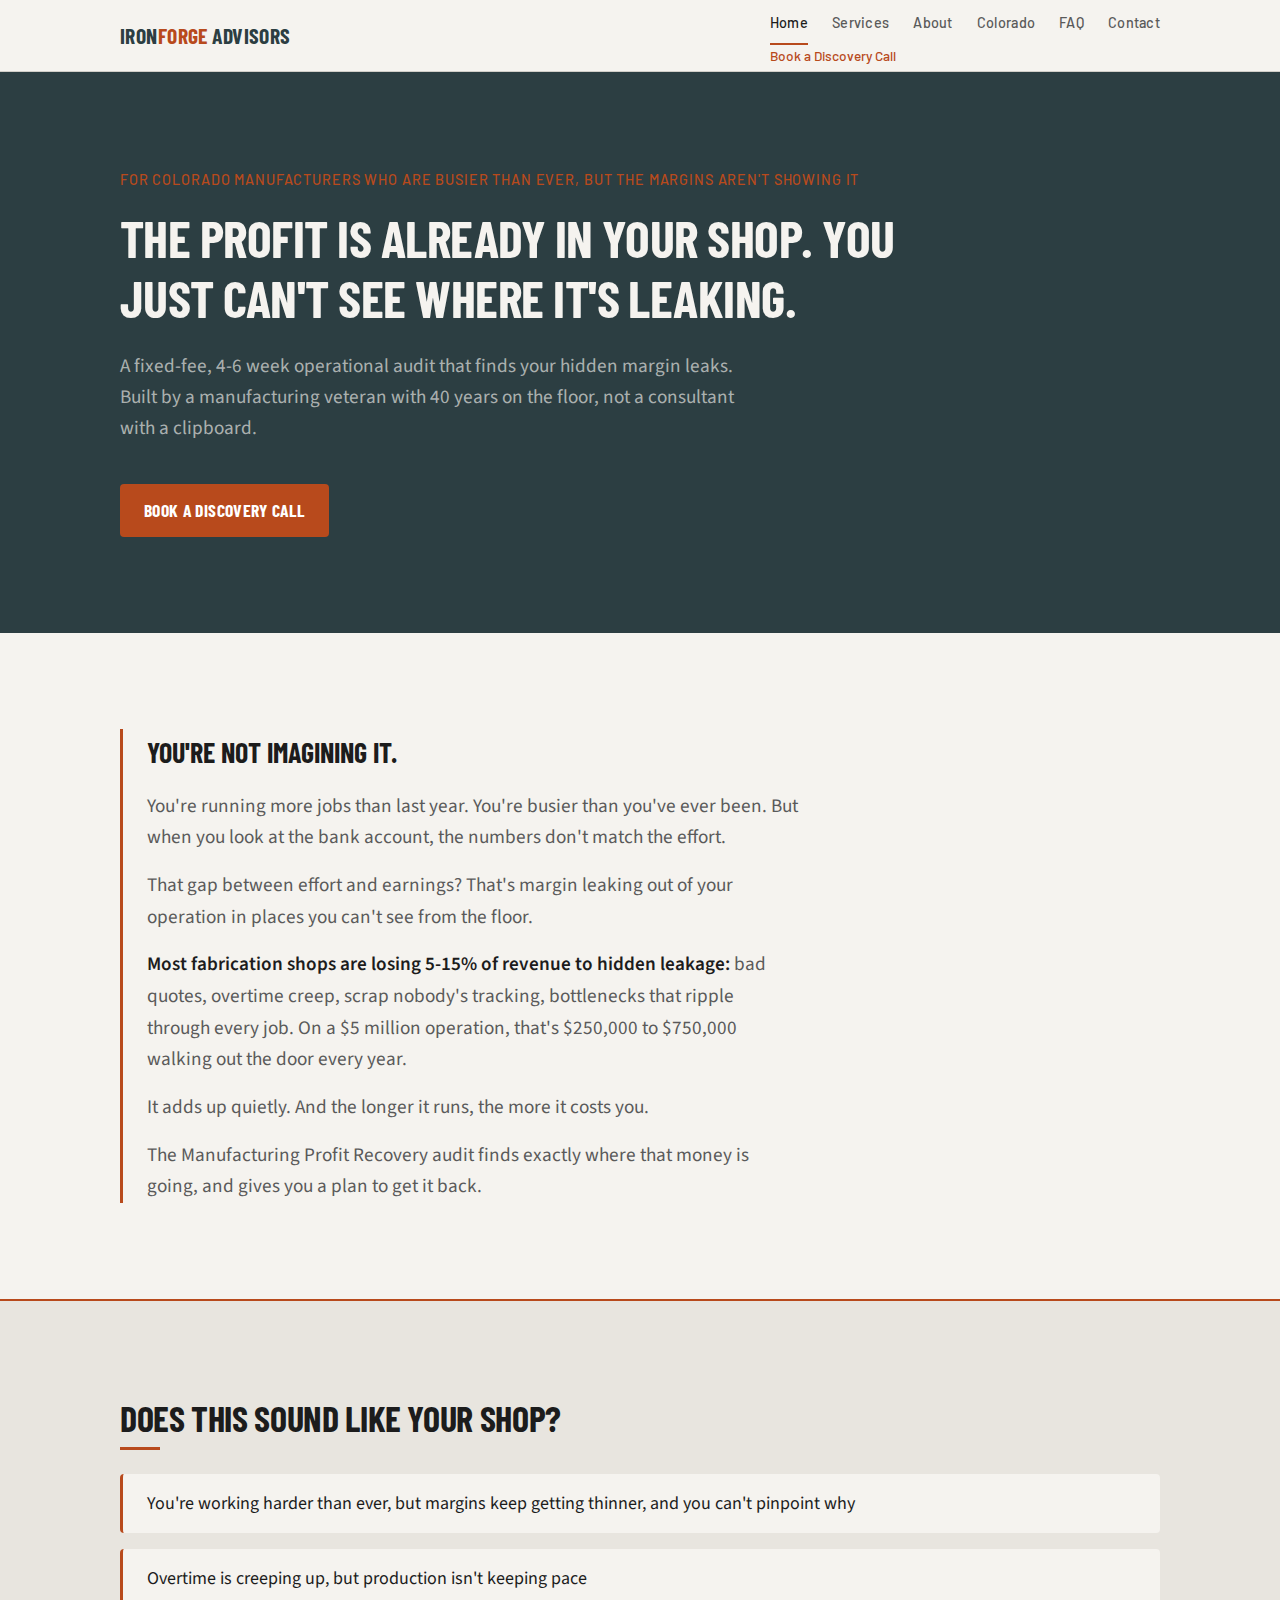
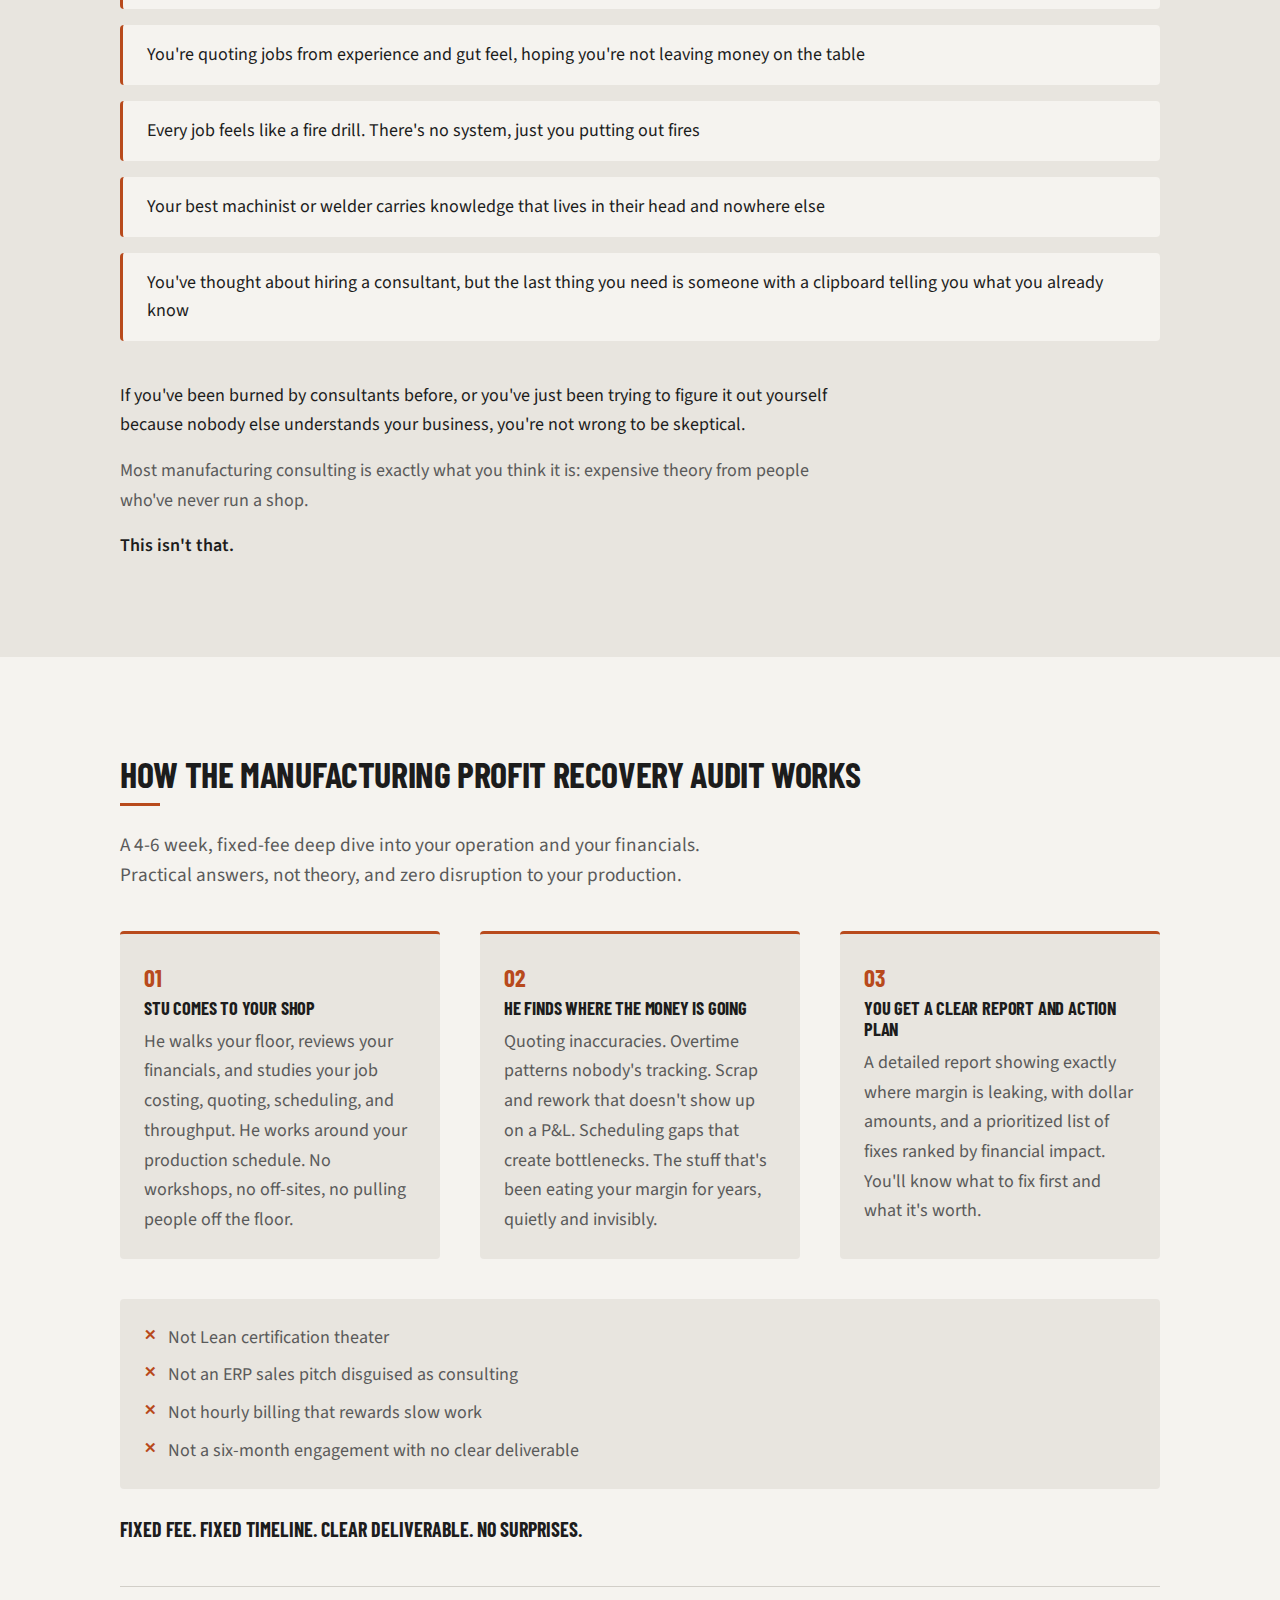
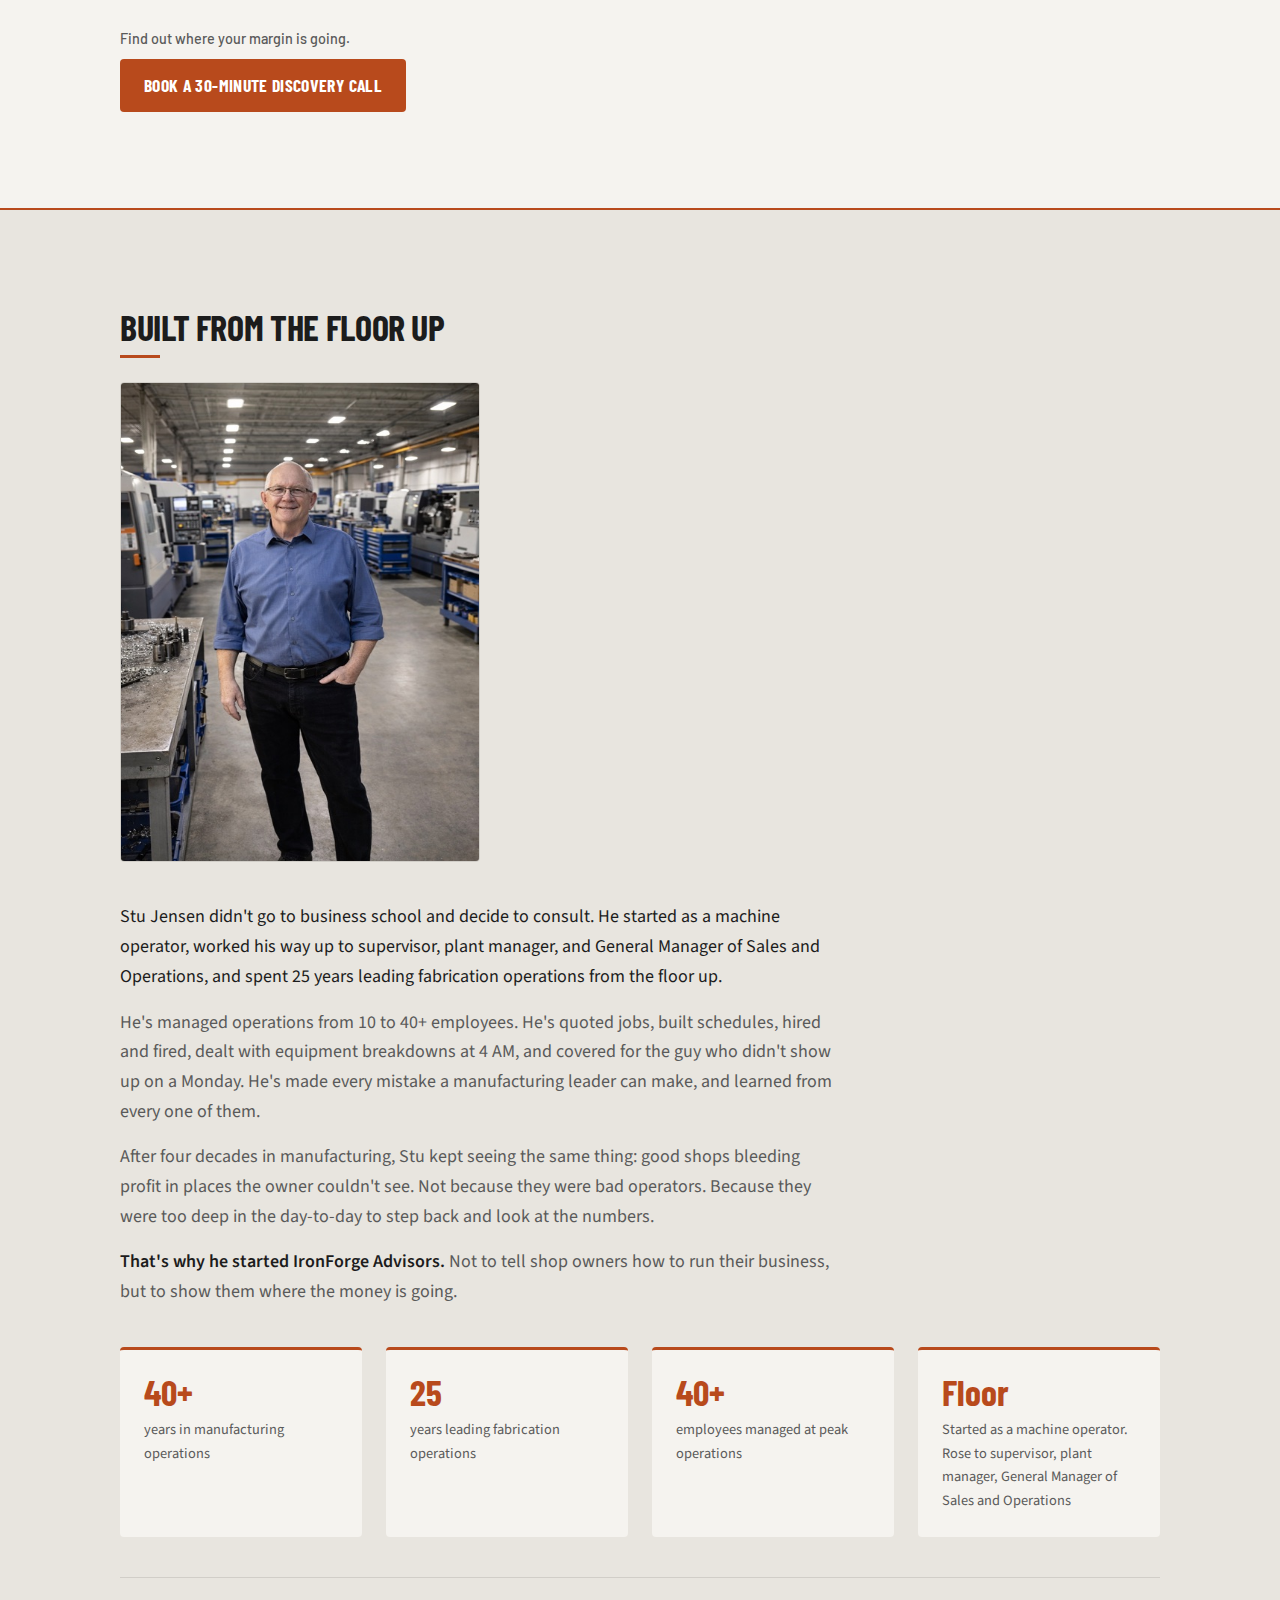
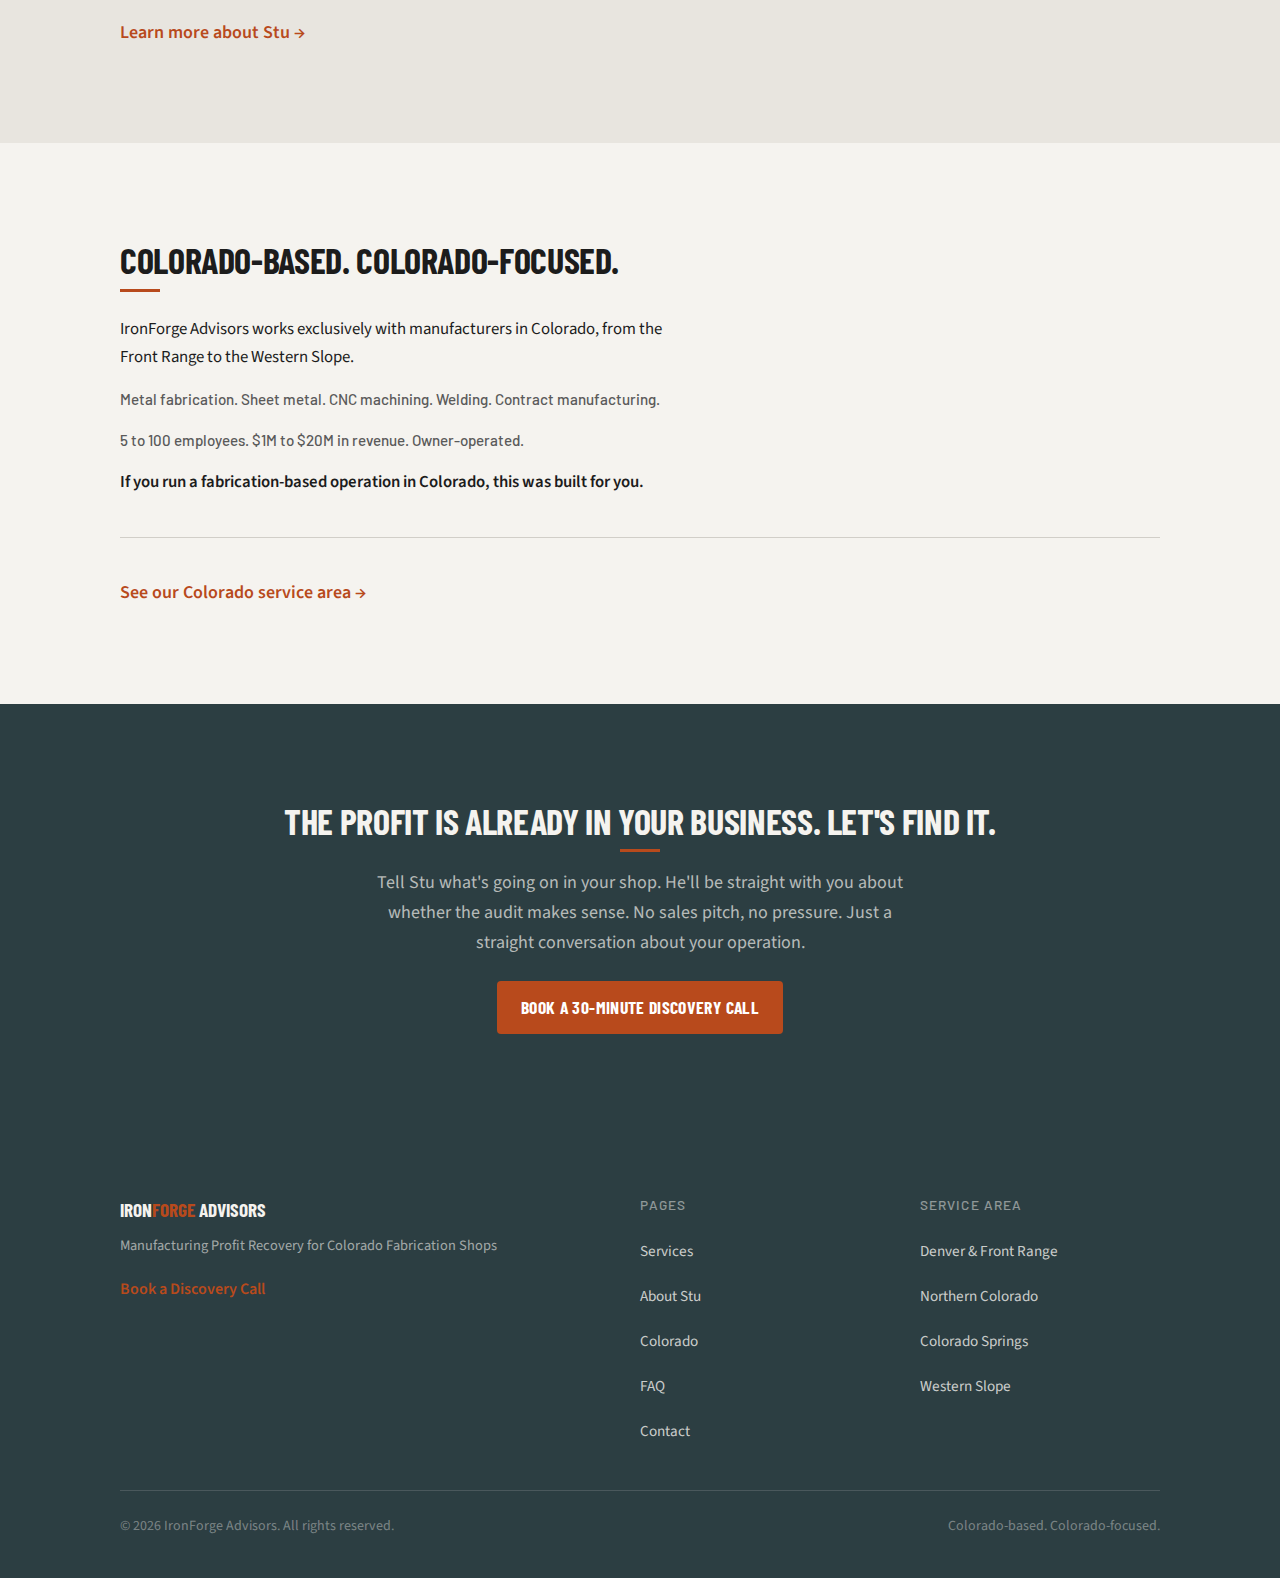
<file: index.html>
<!DOCTYPE html>
<html lang="en">
<head>
  <meta charset="UTF-8">
  <meta name="viewport" content="width=device-width, initial-scale=1.0">
  <title>Manufacturing Profit Recovery Audit | IronForge Advisors</title>
  <meta name="description" content="A fixed-fee operational audit that finds hidden margin leaks in your Colorado fabrication shop. Built by Stu Jensen, 40+ years in manufacturing.">
  <link rel="canonical" href="https://ironforgeadvisors.com/">
  <meta property="og:title" content="IronForge Advisors | Manufacturing Profit Recovery for Colorado Fabrication Shops">
  <meta property="og:description" content="A fixed-fee operational audit that finds hidden margin leaks in your fabrication shop. Built by a manufacturing veteran with 40 years on the floor.">
  <meta property="og:type" content="website">
  <link rel="preconnect" href="https://fonts.googleapis.com">
  <link rel="preconnect" href="https://fonts.gstatic.com" crossorigin>
  <link href="https://fonts.googleapis.com/css2?family=Barlow:wght@500&family=Barlow+Condensed:wght@600;700&family=Source+Sans+3:wght@400;600&display=swap" rel="stylesheet">
  <link rel="stylesheet" href="css/style.css">
  <script type="application/ld+json">
  {
    "@context": "https://schema.org",
    "@type": ["ProfessionalService", "LocalBusiness"],
    "name": "IronForge Advisors",
    "description": "Manufacturing Profit Recovery audits for Colorado fabrication shops. Fixed-fee, 4-6 week operational audits that find hidden margin leaks.",
    "url": "https://ironforgeadvisors.com/",
    "email": "stu@ironforgeadvisors.com",
    "founder": {
      "@type": "Person",
      "name": "Stu Jensen",
      "jobTitle": "Founder & Manufacturing Advisor",
      "description": "40+ years in manufacturing operations. 25 years leading fabrication operations."
    },
    "areaServed": {
      "@type": "State",
      "name": "Colorado",
      "containedInPlace": {
        "@type": "Country",
        "name": "United States"
      }
    },
    "serviceType": ["Manufacturing Consulting", "Operations Advisory", "Profit Recovery Audit"],
    "knowsAbout": ["Metal Fabrication", "CNC Machining", "Manufacturing Operations", "Job Costing", "Production Scheduling", "Lean Manufacturing"],
    "priceRange": "Fixed Fee"
  }
  </script>
</head>
<body>
  <a href="#main" class="skip-link">Skip to content</a>

  <!-- Header -->
  <header class="header">
    <div class="container header__inner">
      <a href="index.html" class="header__logo">Iron<span>Forge</span> Advisors</a>
      <nav>
        <div class="nav__links">
          <a href="index.html" class="nav__link">Home</a>
                    <a href="services.html" class="nav__link">Services</a>
          <a href="about.html" class="nav__link">About</a>
          <a href="colorado.html" class="nav__link">Colorado</a>
          <a href="faq.html" class="nav__link">FAQ</a>
          <a href="contact.html" class="nav__link">Contact</a>
        </div>
        <a href="https://calendly.com/stu-ironforgeadvisors/30min" target="_blank" rel="noopener" class="nav__email">
          Book a Discovery Call
        </a>
      </nav>
      <button class="nav__toggle" aria-label="Menu" aria-expanded="false">
        <span></span><span></span><span></span>
      </button>
    </div>
  </header>

  <!-- Mobile nav -->
  <div class="nav__mobile">
    <a href="https://calendly.com/stu-ironforgeadvisors/30min" target="_blank" rel="noopener" class="nav__mobile-email">Book a Discovery Call</a>
    <a href="index.html" class="nav__mobile-link">Home</a>
                    <a href="services.html" class="nav__mobile-link">Services</a>
    <a href="about.html" class="nav__mobile-link">About</a>
    <a href="colorado.html" class="nav__mobile-link">Colorado</a>
    <a href="faq.html" class="nav__mobile-link">FAQ</a>
    <a href="contact.html" class="nav__mobile-link">Contact</a>
  </div>

  <main id="main">

    <!-- Hero -->
    <section class="hero">
      <div class="container">
        <p class="hero__prehead">For Colorado Manufacturers Who Are Busier Than Ever, But the Margins Aren't Showing It</p>
        <h1 class="hero__headline">The Profit Is Already in Your Shop. You Just Can't See Where It's Leaking.</h1>
        <p class="hero__deck">A fixed-fee, 4-6 week operational audit that finds your hidden margin leaks. Built by a manufacturing veteran with 40 years on the floor, not a consultant with a clipboard.</p>
        <a href="https://calendly.com/stu-ironforgeadvisors/30min" target="_blank" rel="noopener" class="email-cta" style="margin-top:var(--space-md)">Book a Discovery Call</a>
      </div>
    </section>

    <!-- Lead -->
    <section class="section">
      <div class="container">
        <div class="lead">
          <span class="lead__opener">You're not imagining it.</span>
          <p>You're running more jobs than last year. You're busier than you've ever been. But when you look at the bank account, the numbers don't match the effort.</p>
          <p>That gap between effort and earnings? That's margin leaking out of your operation in places you can't see from the floor.</p>
          <p><strong>Most fabrication shops are losing 5-15% of revenue to hidden leakage:</strong> bad quotes, overtime creep, scrap nobody's tracking, bottlenecks that ripple through every job. On a $5 million operation, that's $250,000 to $750,000 walking out the door every year.</p>
          <p>It adds up quietly. And the longer it runs, the more it costs you.</p>
          <p>The Manufacturing Profit Recovery audit finds exactly where that money is going, and gives you a plan to get it back.</p>
        </div>
      </div>
    </section>

    <!-- Problem Identification -->
    <section class="section section--alt">
      <div class="container">
        <h2>Does This Sound Like Your Shop?</h2>
        <div class="problem-list">
          <div class="problem-list__item">You're working harder than ever, but margins keep getting thinner, and you can't pinpoint why</div>
          <div class="problem-list__item">Overtime is creeping up, but production isn't keeping pace</div>
          <div class="problem-list__item">You're quoting jobs from experience and gut feel, hoping you're not leaving money on the table</div>
          <div class="problem-list__item">Every job feels like a fire drill. There's no system, just you putting out fires</div>
          <div class="problem-list__item">Your best machinist or welder carries knowledge that lives in their head and nowhere else</div>
          <div class="problem-list__item">You've thought about hiring a consultant, but the last thing you need is someone with a clipboard telling you what you already know</div>
        </div>
        <div class="content-block">
          <p>If you've been burned by consultants before, or you've just been trying to figure it out yourself because nobody else understands your business, you're not wrong to be skeptical.</p>
          <p>Most manufacturing consulting is exactly what you think it is: expensive theory from people who've never run a shop.</p>
          <p><strong>This isn't that.</strong></p>
        </div>
      </div>
    </section>

    <!-- The Approach -->
    <section class="section">
      <div class="container">
        <h2>How the Manufacturing Profit Recovery Audit Works</h2>
        <p class="hero__deck" style="margin-bottom:var(--space-lg)">A 4-6 week, fixed-fee deep dive into your operation and your financials. Practical answers, not theory, and zero disruption to your production.</p>

        <div class="steps">
          <div class="step">
            <span class="step__number">01</span>
            <h3 class="step__title">Stu Comes to Your Shop</h3>
            <p class="step__text">He walks your floor, reviews your financials, and studies your job costing, quoting, scheduling, and throughput. He works around your production schedule. No workshops, no off-sites, no pulling people off the floor.</p>
          </div>
          <div class="step">
            <span class="step__number">02</span>
            <h3 class="step__title">He Finds Where the Money Is Going</h3>
            <p class="step__text">Quoting inaccuracies. Overtime patterns nobody's tracking. Scrap and rework that doesn't show up on a P&amp;L. Scheduling gaps that create bottlenecks. The stuff that's been eating your margin for years, quietly and invisibly.</p>
          </div>
          <div class="step">
            <span class="step__number">03</span>
            <h3 class="step__title">You Get a Clear Report and Action Plan</h3>
            <p class="step__text">A detailed report showing exactly where margin is leaking, with dollar amounts, and a prioritized list of fixes ranked by financial impact. You'll know what to fix first and what it's worth.</p>
          </div>
        </div>

        <div class="not-list">
          <div class="not-list__item">Not Lean certification theater</div>
          <div class="not-list__item">Not an ERP sales pitch disguised as consulting</div>
          <div class="not-list__item">Not hourly billing that rewards slow work</div>
          <div class="not-list__item">Not a six-month engagement with no clear deliverable</div>
        </div>

        <p class="tagline">Fixed fee. Fixed timeline. Clear deliverable. No surprises.</p>

        <div class="cta-inline">
          <p class="cta-inline__label">Find out where your margin is going.</p>
          <a href="https://calendly.com/stu-ironforgeadvisors/30min" target="_blank" rel="noopener" class="email-cta">Book a 30-Minute Discovery Call</a>
        </div>
      </div>
    </section>

    <!-- Why Stu -->
    <section class="section section--alt">
      <div class="container">
        <h2>Built from the Floor Up</h2>
        <div class="stu-intro">
          <img src="images/stu-shop-floor.jpg" alt="Stu Jensen standing on a CNC machine shop floor" class="stu-photo" width="360" height="480" loading="lazy">
          <div class="content-block">
            <p>Stu Jensen didn't go to business school and decide to consult. He started as a machine operator, worked his way up to supervisor, plant manager, and General Manager of Sales and Operations, and spent 25 years leading fabrication operations from the floor up.</p>
            <p>He's managed operations from 10 to 40+ employees. He's quoted jobs, built schedules, hired and fired, dealt with equipment breakdowns at 4 AM, and covered for the guy who didn't show up on a Monday. He's made every mistake a manufacturing leader can make, and learned from every one of them.</p>
            <p>After four decades in manufacturing, Stu kept seeing the same thing: good shops bleeding profit in places the owner couldn't see. Not because they were bad operators. Because they were too deep in the day-to-day to step back and look at the numbers.</p>
            <p><strong>That's why he started IronForge Advisors.</strong> Not to tell shop owners how to run their business, but to show them where the money is going.</p>
          </div>
        </div>

        <div class="proof-points">
          <div class="proof-point">
            <span class="proof-point__number">40+</span>
            <span class="proof-point__text">years in manufacturing operations</span>
          </div>
          <div class="proof-point">
            <span class="proof-point__number">25</span>
            <span class="proof-point__text">years leading fabrication operations</span>
          </div>
          <div class="proof-point">
            <span class="proof-point__number">40+</span>
            <span class="proof-point__text">employees managed at peak operations</span>
          </div>
          <div class="proof-point">
            <span class="proof-point__number">Floor</span>
            <span class="proof-point__text">Started as a machine operator. Rose to supervisor, plant manager, General Manager of Sales and Operations</span>
          </div>
        </div>

        <div class="cta-inline">
          <a href="about.html" class="text-link">Learn more about Stu &rarr;</a>
        </div>
      </div>
    </section>

    <!-- Colorado Focus -->
    <section class="section">
      <div class="container">
        <h2>Colorado-Based. Colorado-Focused.</h2>
        <div class="colorado-focus">
          <p>IronForge Advisors works exclusively with manufacturers in Colorado, from the Front Range to the Western Slope.</p>
          <p class="specs">Metal fabrication. Sheet metal. CNC machining. Welding. Contract manufacturing.</p>
          <p class="specs">5 to 100 employees. $1M to $20M in revenue. Owner-operated.</p>
          <p><strong>If you run a fabrication-based operation in Colorado, this was built for you.</strong></p>
        </div>
        <div class="cta-inline">
          <a href="colorado.html" class="text-link">See our Colorado service area &rarr;</a>
        </div>
      </div>
    </section>

    <!-- Final CTA -->
    <section class="section section--dark cta-section">
      <div class="container">
        <h2>The Profit Is Already in Your Business. Let's Find It.</h2>
        <p>Tell Stu what's going on in your shop. He'll be straight with you about whether the audit makes sense. No sales pitch, no pressure. Just a straight conversation about your operation.</p>
        <a href="https://calendly.com/stu-ironforgeadvisors/30min" target="_blank" rel="noopener" class="email-cta">Book a 30-Minute Discovery Call</a>
      </div>
    </section>

  </main>

  <!-- Footer -->
  <footer class="footer">
    <div class="container">
      <div class="footer__inner">
        <div>
          <div class="footer__brand">Iron<span>Forge</span> Advisors</div>
          <p class="footer__tagline">Manufacturing Profit Recovery for Colorado Fabrication Shops</p>
          <a href="https://calendly.com/stu-ironforgeadvisors/30min" target="_blank" rel="noopener" class="footer__email">Book a Discovery Call</a>
        </div>
        <div>
          <div class="footer__nav-title">Pages</div>
          <div class="footer__links">
            <a href="services.html" class="footer__link">Services</a>
            <a href="about.html" class="footer__link">About Stu</a>
            <a href="colorado.html" class="footer__link">Colorado</a>
            <a href="faq.html" class="footer__link">FAQ</a>
            <a href="contact.html" class="footer__link">Contact</a>
          </div>
        </div>
        <div>
          <div class="footer__nav-title">Service Area</div>
          <div class="footer__links">
            <span class="footer__link">Denver &amp; Front Range</span>
            <span class="footer__link">Northern Colorado</span>
            <span class="footer__link">Colorado Springs</span>
            <span class="footer__link">Western Slope</span>
          </div>
        </div>
      </div>
      <div class="footer__bottom">
        <span>&copy; 2026 IronForge Advisors. All rights reserved.</span>
        <span>Colorado-based. Colorado-focused.</span>
      </div>
    </div>
  </footer>

  <script src="js/main.js"></script>
</body>
</html>
</file>
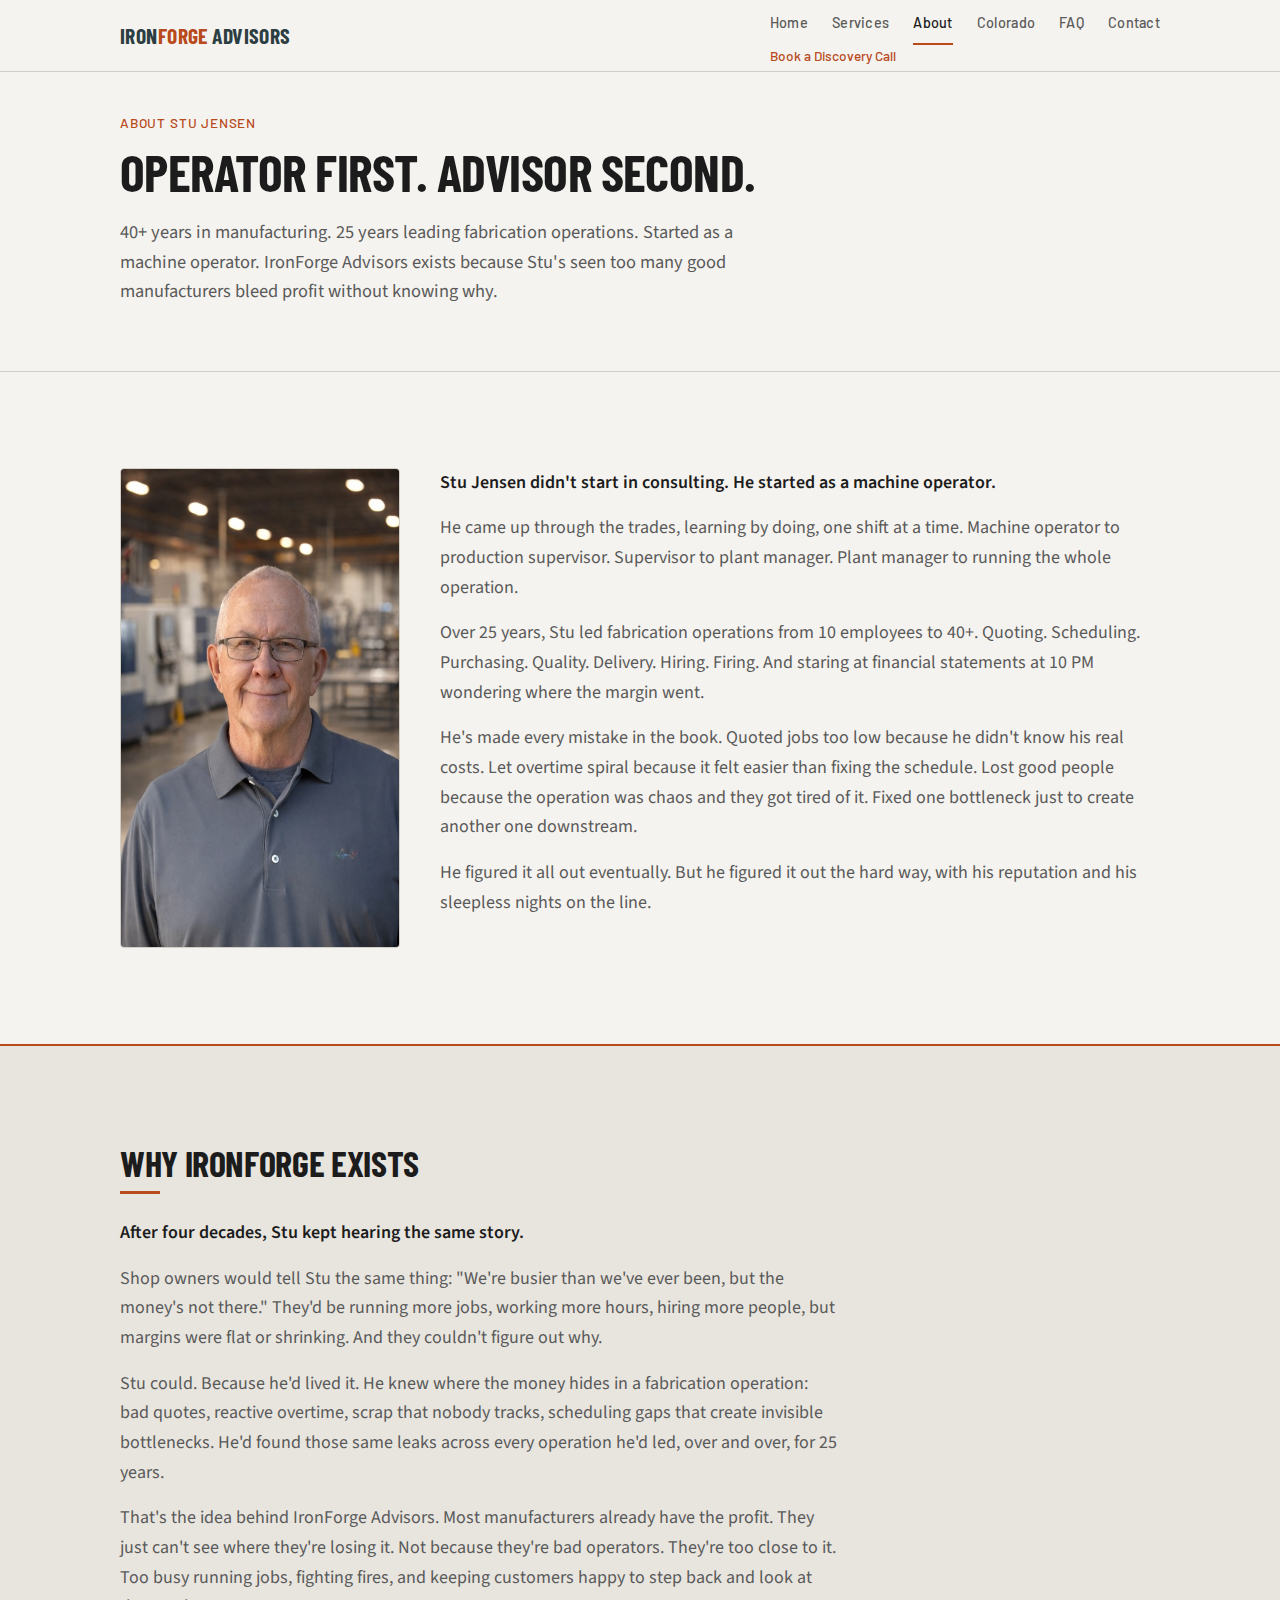
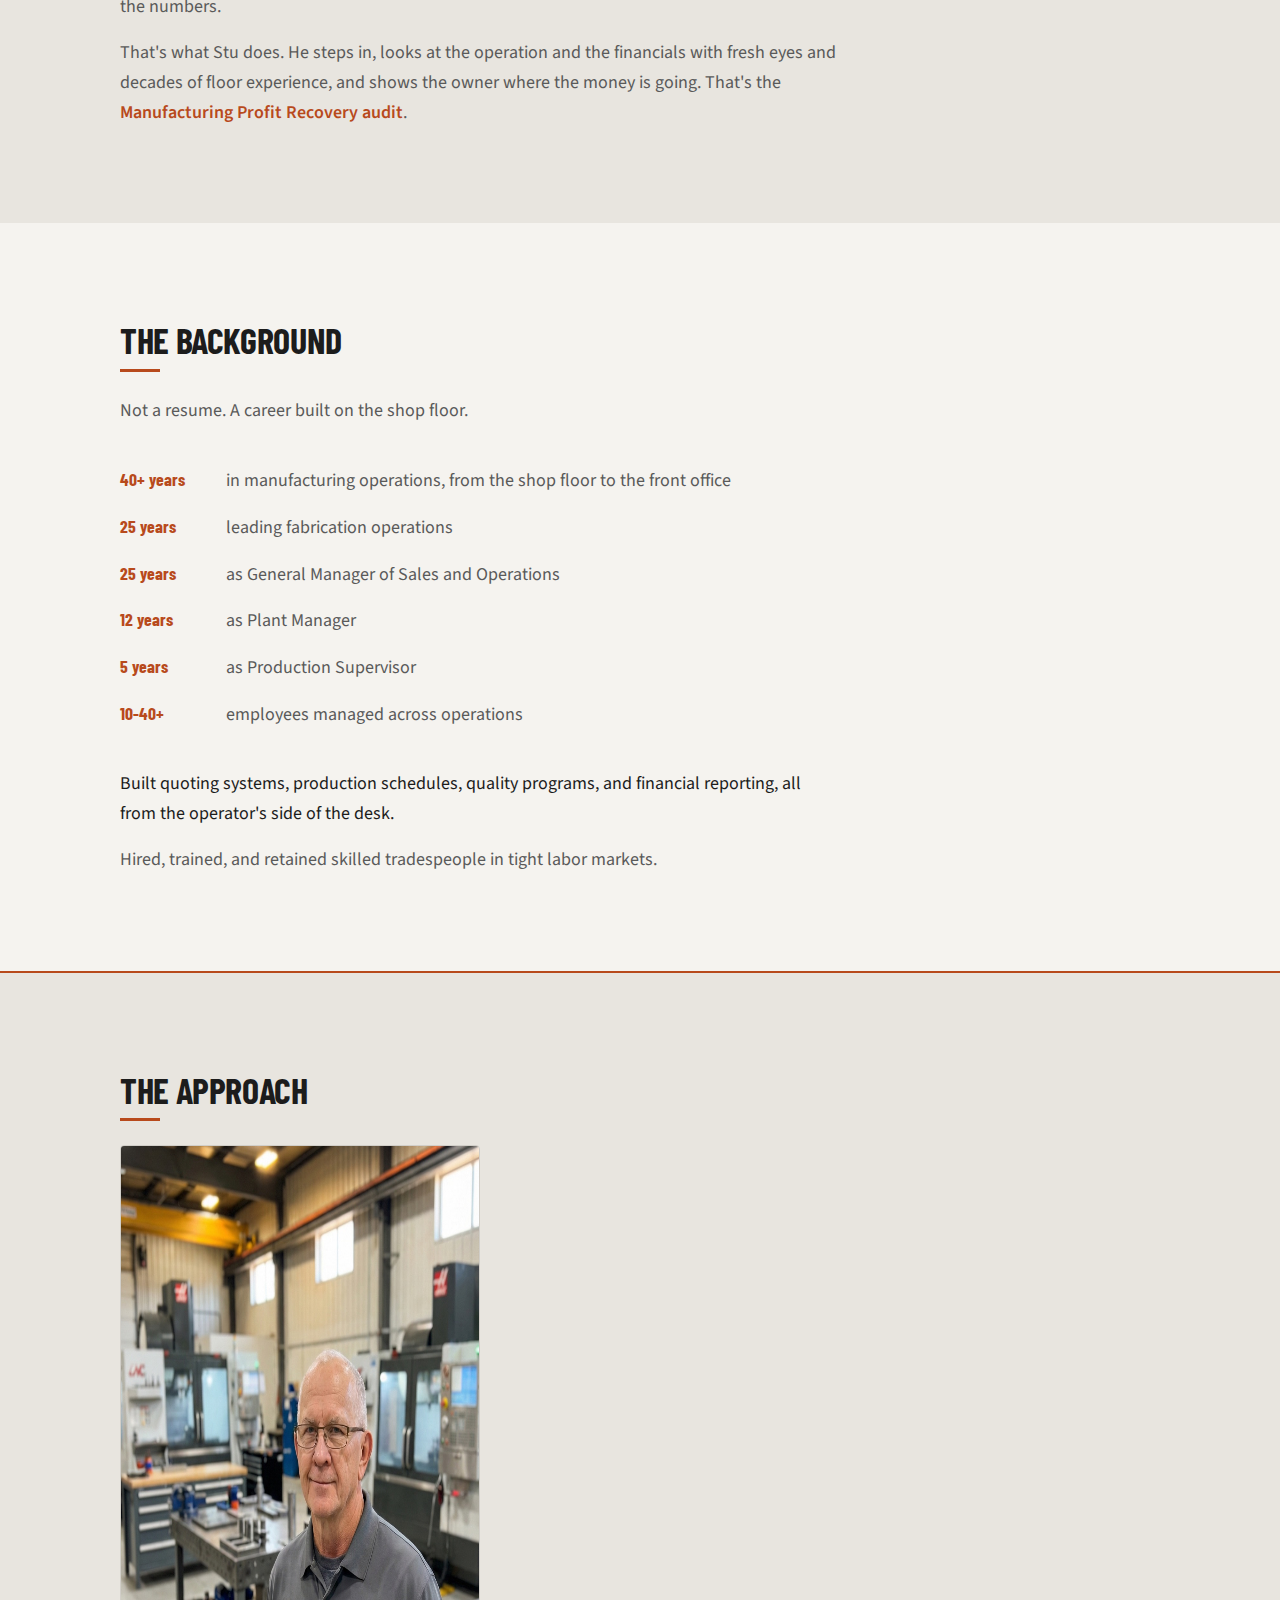
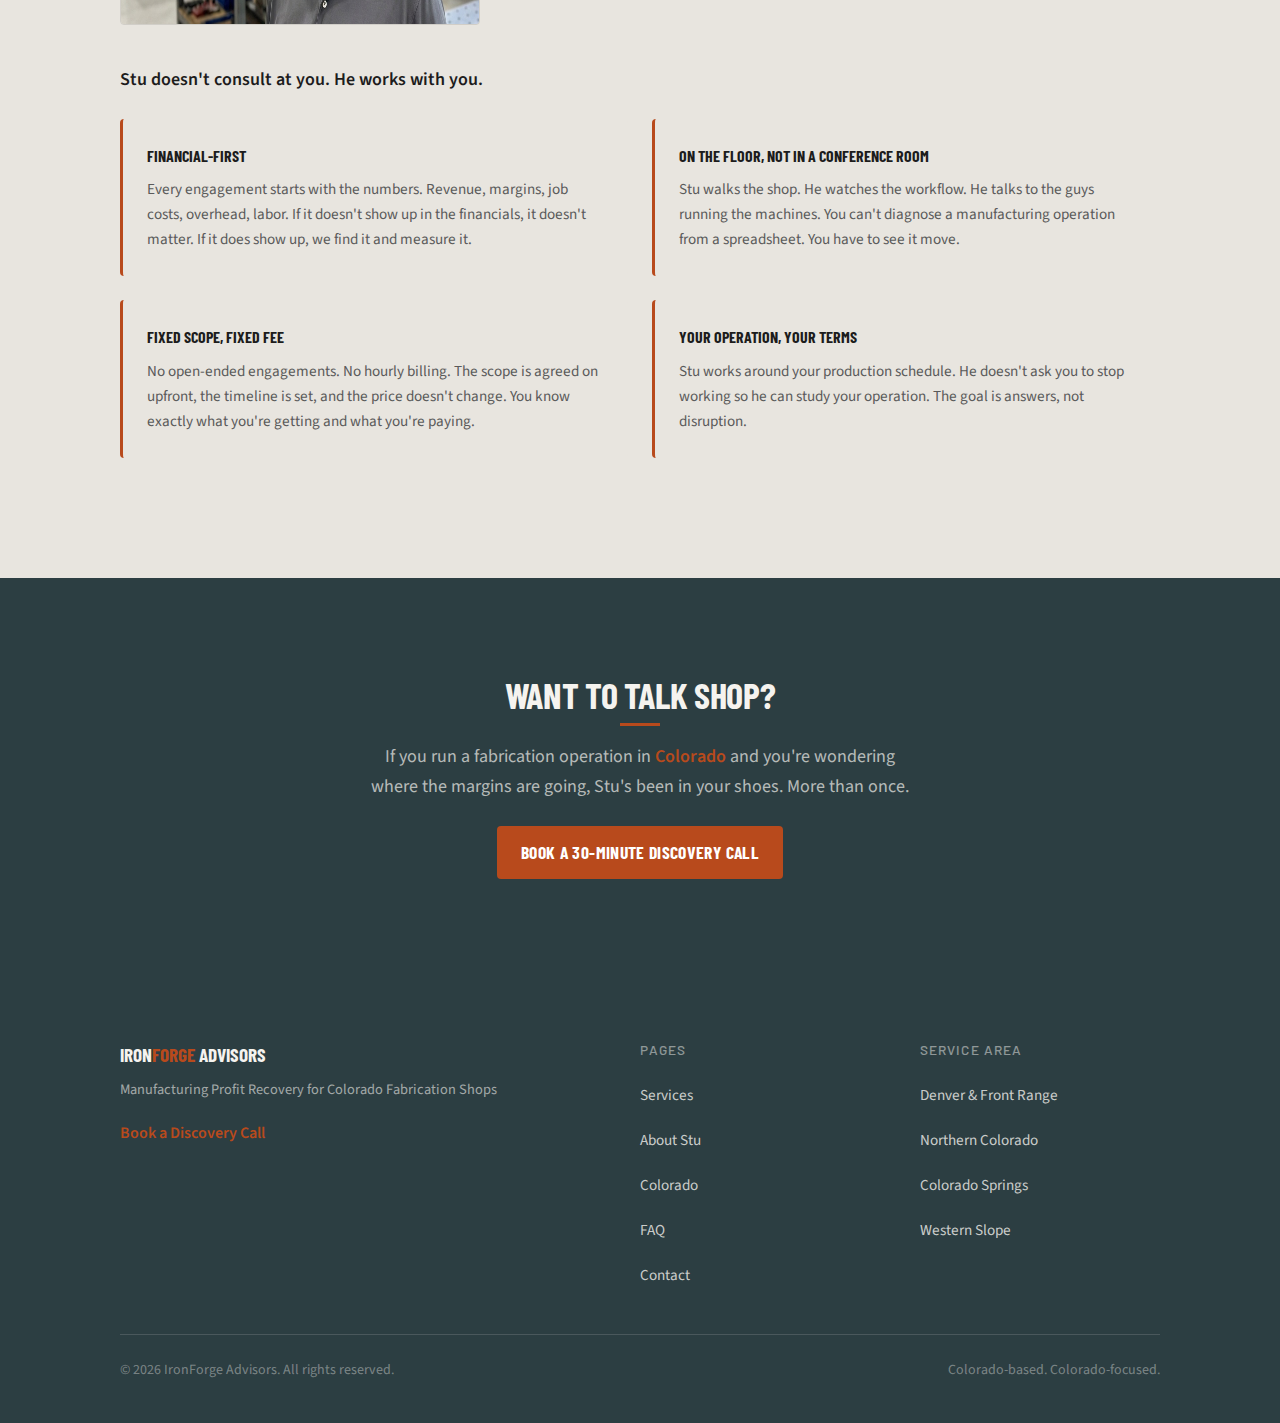
<file: about.html>
<!DOCTYPE html>
<html lang="en">
<head>
  <meta charset="UTF-8">
  <meta name="viewport" content="width=device-width, initial-scale=1.0">
  <title>Stu Jensen | Colorado Manufacturing Advisor | IronForge</title>
  <meta name="description" content="Stu Jensen started as a machine operator and spent 25 years leading fabrication operations. He built IronForge Advisors to help Colorado manufacturers find hidden profit.">
  <link rel="canonical" href="https://ironforgeadvisors.com/about.html">
  <meta property="og:title" content="About Stu Jensen | Operator First. Advisor Second. | IronForge Advisors">
  <meta property="og:description" content="40+ years in manufacturing. 25 years leading fabrication operations. Started as a machine operator. IronForge Advisors exists because Stu's seen too many good manufacturers bleed profit without knowing why.">
  <meta property="og:type" content="website">
  <link rel="preconnect" href="https://fonts.googleapis.com">
  <link rel="preconnect" href="https://fonts.gstatic.com" crossorigin>
  <link href="https://fonts.googleapis.com/css2?family=Barlow:wght@500&family=Barlow+Condensed:wght@600;700&family=Source+Sans+3:wght@400;600&display=swap" rel="stylesheet">
  <link rel="stylesheet" href="css/style.css">
  <script type="application/ld+json">
  {
    "@context": "https://schema.org",
    "@type": "Person",
    "name": "Stu Jensen",
    "jobTitle": "Founder & Manufacturing Advisor",
    "description": "40+ years in manufacturing operations. 25 years leading fabrication operations. Started as a machine operator. Founded IronForge Advisors to help Colorado manufacturers find hidden profit.",
    "worksFor": {
      "@type": "ProfessionalService",
      "name": "IronForge Advisors",
      "url": "https://ironforgeadvisors.com/"
    },
    "knowsAbout": ["Manufacturing Operations", "Metal Fabrication", "CNC Machining", "Welding", "Job Costing", "Production Scheduling", "Plant Management"],
    "image": "images/stu-portrait.jpg"
  }
  </script>
</head>
<body>
  <a href="#main" class="skip-link">Skip to content</a>

  <!-- Header -->
  <header class="header">
    <div class="container header__inner">
      <a href="index.html" class="header__logo">Iron<span>Forge</span> Advisors</a>
      <nav>
        <div class="nav__links">
          <a href="index.html" class="nav__link">Home</a>
                    <a href="services.html" class="nav__link">Services</a>
          <a href="about.html" class="nav__link">About</a>
          <a href="colorado.html" class="nav__link">Colorado</a>
          <a href="faq.html" class="nav__link">FAQ</a>
          <a href="contact.html" class="nav__link">Contact</a>
        </div>
        <a href="https://calendly.com/stu-ironforgeadvisors/30min" target="_blank" rel="noopener" class="nav__email">
          Book a Discovery Call
        </a>
      </nav>
      <button class="nav__toggle" aria-label="Menu" aria-expanded="false">
        <span></span><span></span><span></span>
      </button>
    </div>
  </header>

  <div class="nav__mobile">
    <a href="https://calendly.com/stu-ironforgeadvisors/30min" target="_blank" rel="noopener" class="nav__mobile-email">Book a Discovery Call</a>
    <a href="index.html" class="nav__mobile-link">Home</a>
                    <a href="services.html" class="nav__mobile-link">Services</a>
    <a href="about.html" class="nav__mobile-link">About</a>
    <a href="colorado.html" class="nav__mobile-link">Colorado</a>
    <a href="faq.html" class="nav__mobile-link">FAQ</a>
    <a href="contact.html" class="nav__mobile-link">Contact</a>
  </div>

  <main id="main">

    <!-- Page Hero -->
    <section class="page-hero">
      <div class="container">
        <p class="page-hero__prehead">About Stu Jensen</p>
        <h1 class="page-hero__headline">Operator First. Advisor Second.</h1>
        <p class="page-hero__subhead">40+ years in manufacturing. 25 years leading fabrication operations. Started as a machine operator. IronForge Advisors exists because Stu's seen too many good manufacturers bleed profit without knowing why.</p>
      </div>
    </section>

    <!-- Photo + Story -->
    <section class="section">
      <div class="container">
        <div class="about-intro">
          <img src="images/stu-portrait.jpg" alt="Stu Jensen on the shop floor, founder of IronForge Advisors" class="stu-photo" width="360" height="480" loading="eager">
          <div class="content-block">
            <p><strong>Stu Jensen didn't start in consulting. He started as a machine operator.</strong></p>
            <p>He came up through the trades, learning by doing, one shift at a time. Machine operator to production supervisor. Supervisor to plant manager. Plant manager to running the whole operation.</p>
            <p>Over 25 years, Stu led fabrication operations from 10 employees to 40+. Quoting. Scheduling. Purchasing. Quality. Delivery. Hiring. Firing. And staring at financial statements at 10 PM wondering where the margin went.</p>
            <p>He's made every mistake in the book. Quoted jobs too low because he didn't know his real costs. Let overtime spiral because it felt easier than fixing the schedule. Lost good people because the operation was chaos and they got tired of it. Fixed one bottleneck just to create another one downstream.</p>
            <p>He figured it all out eventually. But he figured it out the hard way, with his reputation and his sleepless nights on the line.</p>
          </div>
        </div>
      </div>
    </section>

    <!-- Why IronForge Exists -->
    <section class="section section--alt">
      <div class="container">
        <h2>Why IronForge Exists</h2>
        <div class="content-block">
          <p><strong>After four decades, Stu kept hearing the same story.</strong></p>
          <p>Shop owners would tell Stu the same thing: "We're busier than we've ever been, but the money's not there." They'd be running more jobs, working more hours, hiring more people, but margins were flat or shrinking. And they couldn't figure out why.</p>
          <p>Stu could. Because he'd lived it. He knew where the money hides in a fabrication operation: bad quotes, reactive overtime, scrap that nobody tracks, scheduling gaps that create invisible bottlenecks. He'd found those same leaks across every operation he'd led, over and over, for 25 years.</p>
          <p>That's the idea behind IronForge Advisors. Most manufacturers already have the profit. They just can't see where they're losing it. Not because they're bad operators. They're too close to it. Too busy running jobs, fighting fires, and keeping customers happy to step back and look at the numbers.</p>
          <p>That's what Stu does. He steps in, looks at the operation and the financials with fresh eyes and decades of floor experience, and shows the owner where the money is going. That's the <a href="services.html" class="text-link">Manufacturing Profit Recovery audit</a>.</p>
        </div>
      </div>
    </section>

    <!-- Experience Highlights -->
    <section class="section">
      <div class="container">
        <h2>The Background</h2>
        <p style="color:var(--text-secondary); margin-bottom:var(--space-lg)">Not a resume. A career built on the shop floor.</p>

        <div class="experience-list">
          <div class="experience-list__item">
            <span class="experience-list__years">40+ years</span>
            <span class="experience-list__desc">in manufacturing operations, from the shop floor to the front office</span>
          </div>
          <div class="experience-list__item">
            <span class="experience-list__years">25 years</span>
            <span class="experience-list__desc">leading fabrication operations</span>
          </div>
          <div class="experience-list__item">
            <span class="experience-list__years">25 years</span>
            <span class="experience-list__desc">as General Manager of Sales and Operations</span>
          </div>
          <div class="experience-list__item">
            <span class="experience-list__years">12 years</span>
            <span class="experience-list__desc">as Plant Manager</span>
          </div>
          <div class="experience-list__item">
            <span class="experience-list__years">5 years</span>
            <span class="experience-list__desc">as Production Supervisor</span>
          </div>
          <div class="experience-list__item">
            <span class="experience-list__years">10-40+</span>
            <span class="experience-list__desc">employees managed across operations</span>
          </div>
        </div>

        <div class="content-block" style="margin-top:var(--space-lg)">
          <p>Built quoting systems, production schedules, quality programs, and financial reporting, all from the operator's side of the desk.</p>
          <p>Hired, trained, and retained skilled tradespeople in tight labor markets.</p>
        </div>
      </div>
    </section>

    <!-- The Approach -->
    <section class="section section--alt">
      <div class="container">
        <h2>The Approach</h2>
        <div class="approach-layout">
          <img src="images/stu-shop-wide.jpg" alt="Stu Jensen on the shop floor with CNC machines" class="stu-photo" width="360" height="480" loading="lazy">
          <div class="approach-layout__content">
            <p class="content-block" style="margin-bottom:var(--space-md)"><strong>Stu doesn't consult at you. He works with you.</strong></p>
            <div class="approach-grid">
              <div class="approach-card">
                <div class="approach-card__title">Financial-first</div>
                <p class="approach-card__text">Every engagement starts with the numbers. Revenue, margins, job costs, overhead, labor. If it doesn't show up in the financials, it doesn't matter. If it does show up, we find it and measure it.</p>
              </div>
              <div class="approach-card">
                <div class="approach-card__title">On the floor, not in a conference room</div>
                <p class="approach-card__text">Stu walks the shop. He watches the workflow. He talks to the guys running the machines. You can't diagnose a manufacturing operation from a spreadsheet. You have to see it move.</p>
              </div>
              <div class="approach-card">
                <div class="approach-card__title">Fixed scope, fixed fee</div>
                <p class="approach-card__text">No open-ended engagements. No hourly billing. The scope is agreed on upfront, the timeline is set, and the price doesn't change. You know exactly what you're getting and what you're paying.</p>
              </div>
              <div class="approach-card">
                <div class="approach-card__title">Your operation, your terms</div>
                <p class="approach-card__text">Stu works around your production schedule. He doesn't ask you to stop working so he can study your operation. The goal is answers, not disruption.</p>
              </div>
            </div>
          </div>
        </div>
      </div>
    </section>

    <!-- CTA -->
    <section class="section section--dark cta-section">
      <div class="container">
        <h2>Want to Talk Shop?</h2>
        <p>If you run a fabrication operation in <a href="colorado.html" class="text-link">Colorado</a> and you're wondering where the margins are going, Stu's been in your shoes. More than once.</p>
        <a href="https://calendly.com/stu-ironforgeadvisors/30min" target="_blank" rel="noopener" class="email-cta">Book a 30-Minute Discovery Call</a>
      </div>
    </section>

  </main>

  <!-- Footer -->
  <footer class="footer">
    <div class="container">
      <div class="footer__inner">
        <div>
          <div class="footer__brand">Iron<span>Forge</span> Advisors</div>
          <p class="footer__tagline">Manufacturing Profit Recovery for Colorado Fabrication Shops</p>
          <a href="https://calendly.com/stu-ironforgeadvisors/30min" target="_blank" rel="noopener" class="footer__email">Book a Discovery Call</a>
        </div>
        <div>
          <div class="footer__nav-title">Pages</div>
          <div class="footer__links">
            <a href="services.html" class="footer__link">Services</a>
            <a href="about.html" class="footer__link">About Stu</a>
            <a href="colorado.html" class="footer__link">Colorado</a>
            <a href="faq.html" class="footer__link">FAQ</a>
            <a href="contact.html" class="footer__link">Contact</a>
          </div>
        </div>
        <div>
          <div class="footer__nav-title">Service Area</div>
          <div class="footer__links">
            <span class="footer__link">Denver &amp; Front Range</span>
            <span class="footer__link">Northern Colorado</span>
            <span class="footer__link">Colorado Springs</span>
            <span class="footer__link">Western Slope</span>
          </div>
        </div>
      </div>
      <div class="footer__bottom">
        <span>&copy; 2026 IronForge Advisors. All rights reserved.</span>
        <span>Colorado-based. Colorado-focused.</span>
      </div>
    </div>
  </footer>

  <script src="js/main.js"></script>
</body>
</html>
</file>
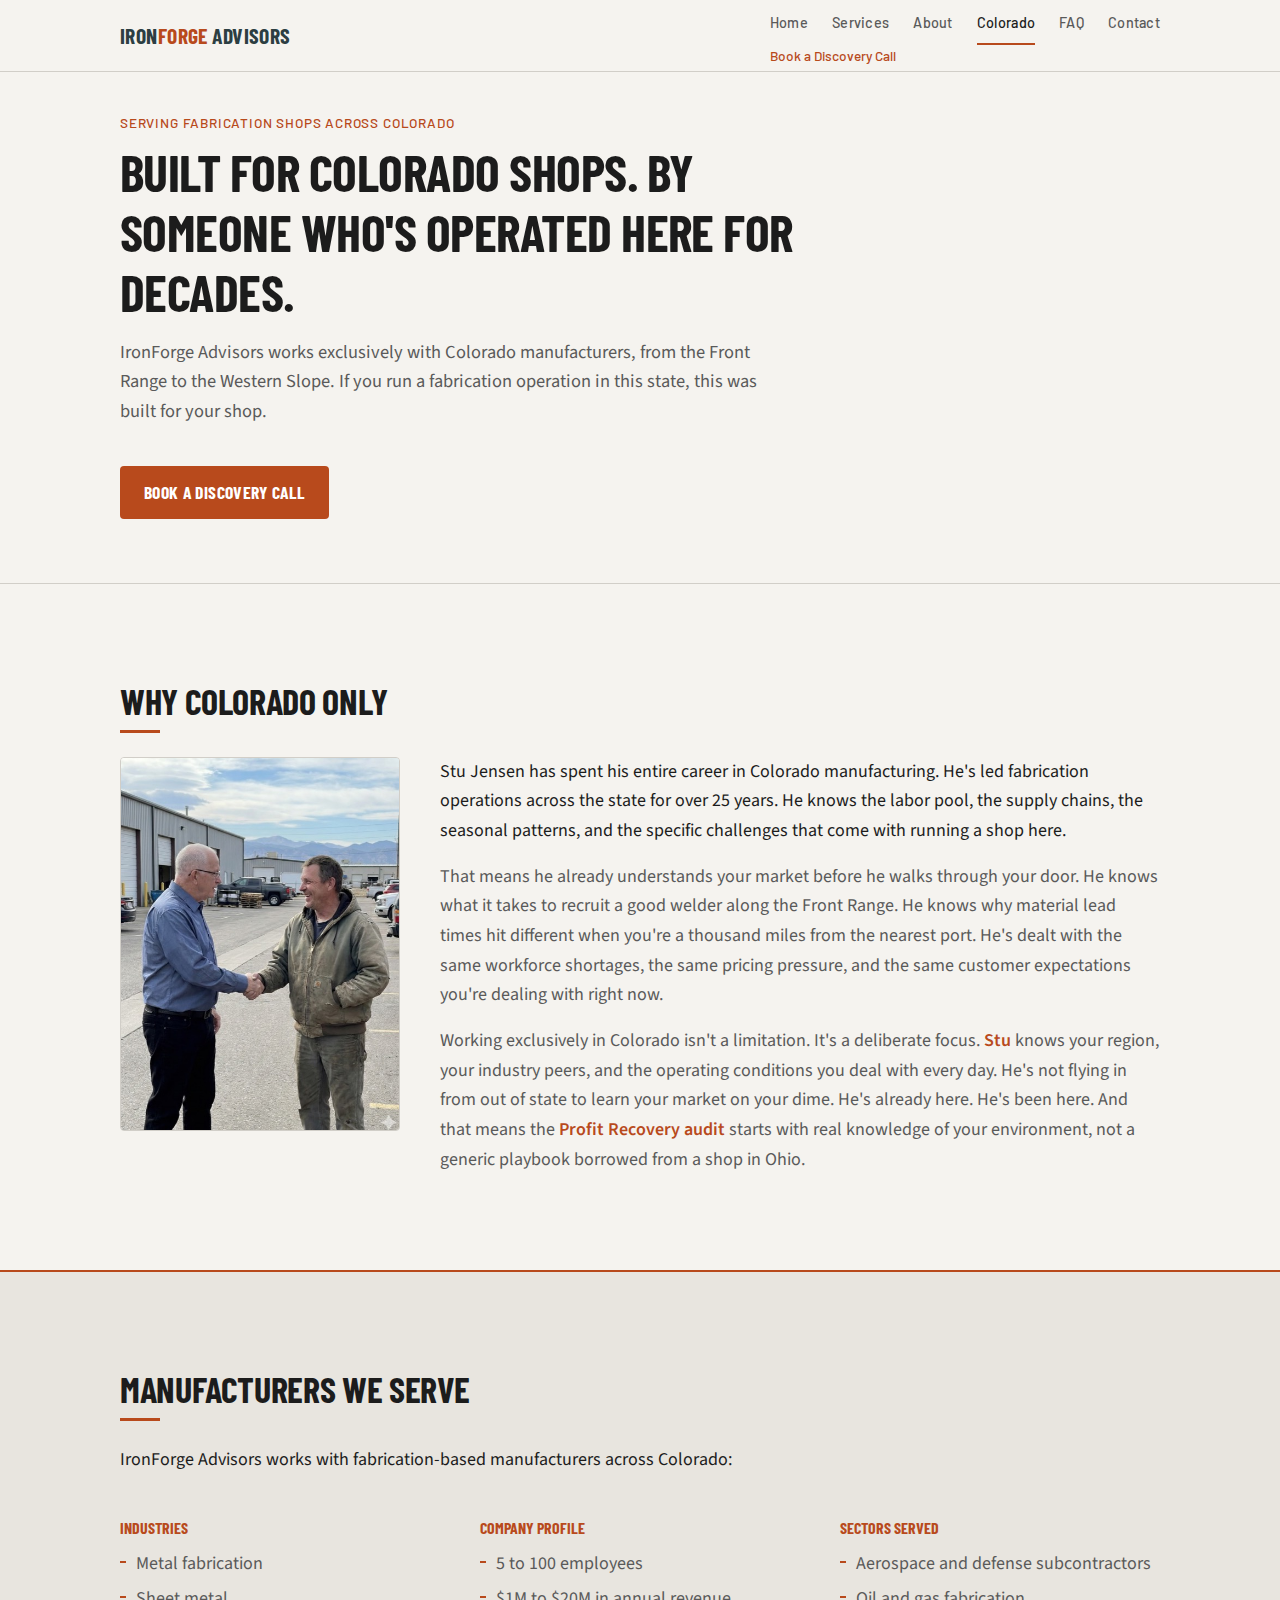
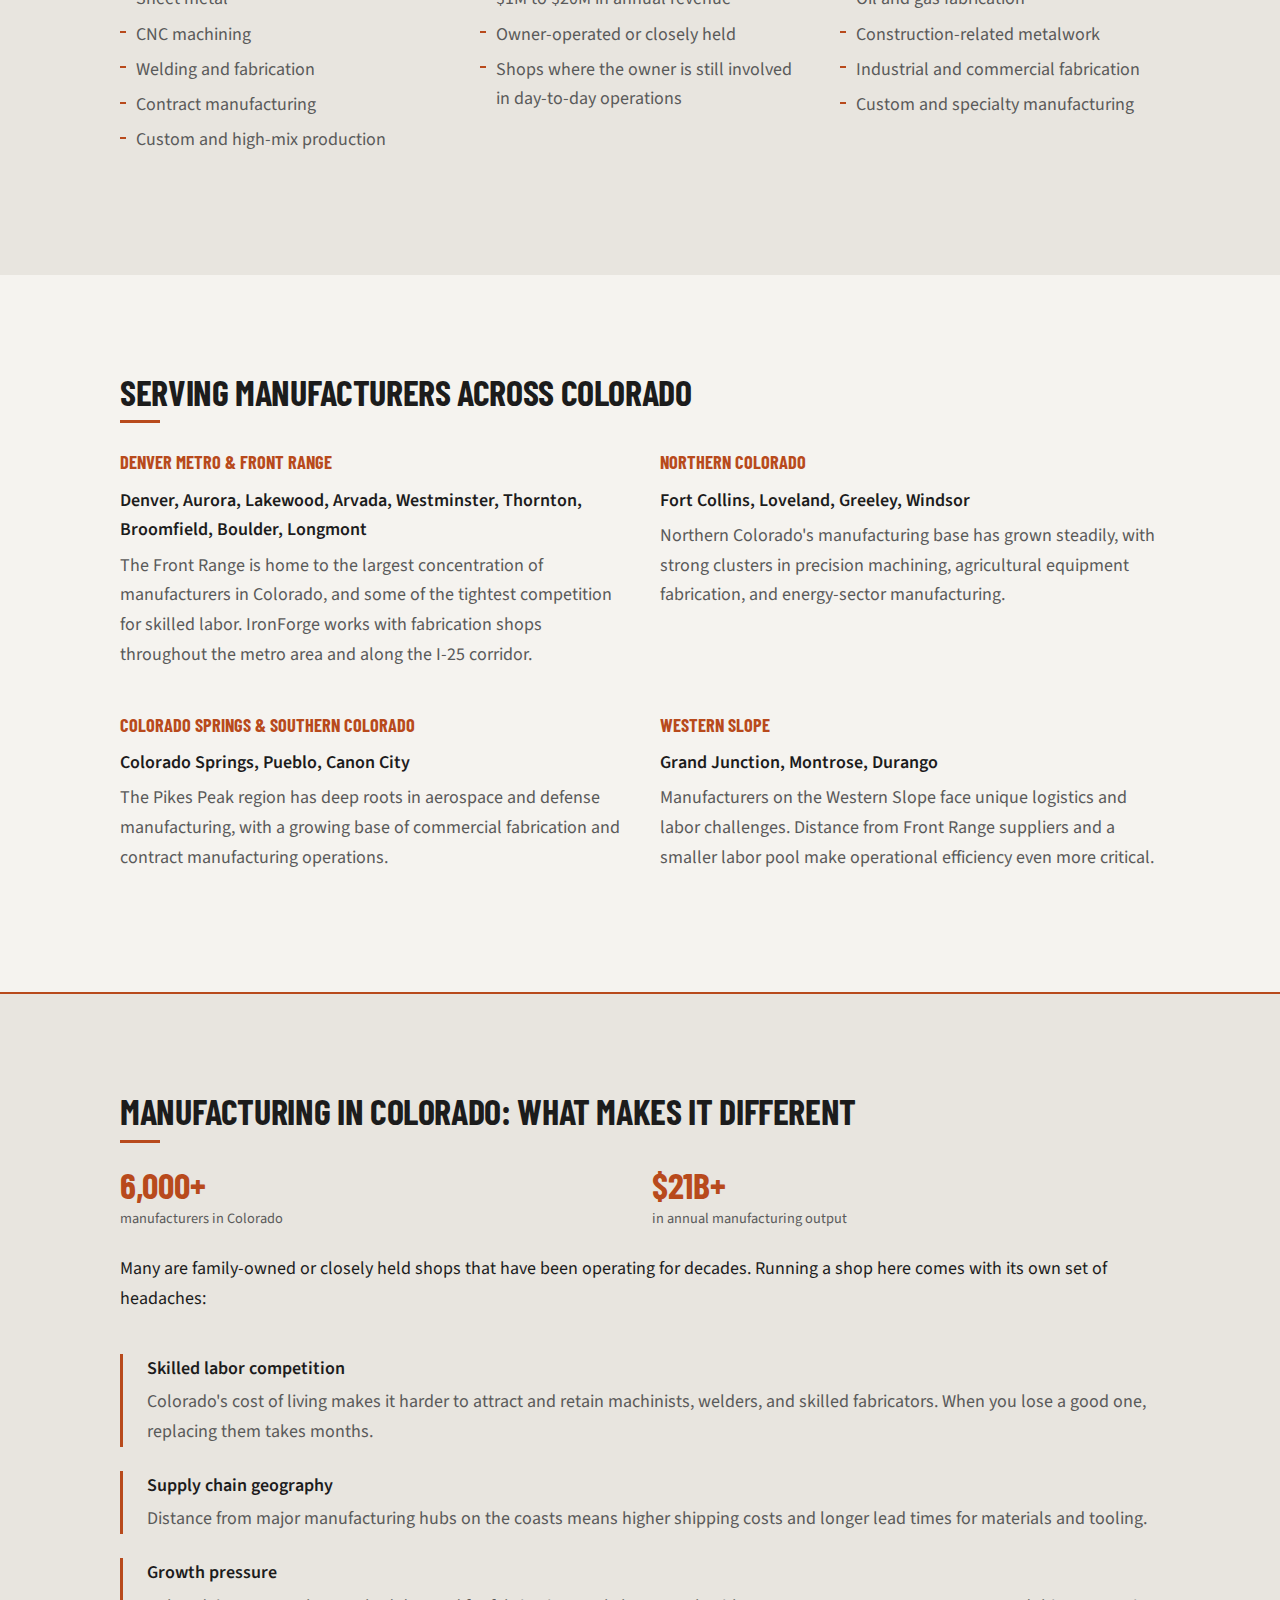
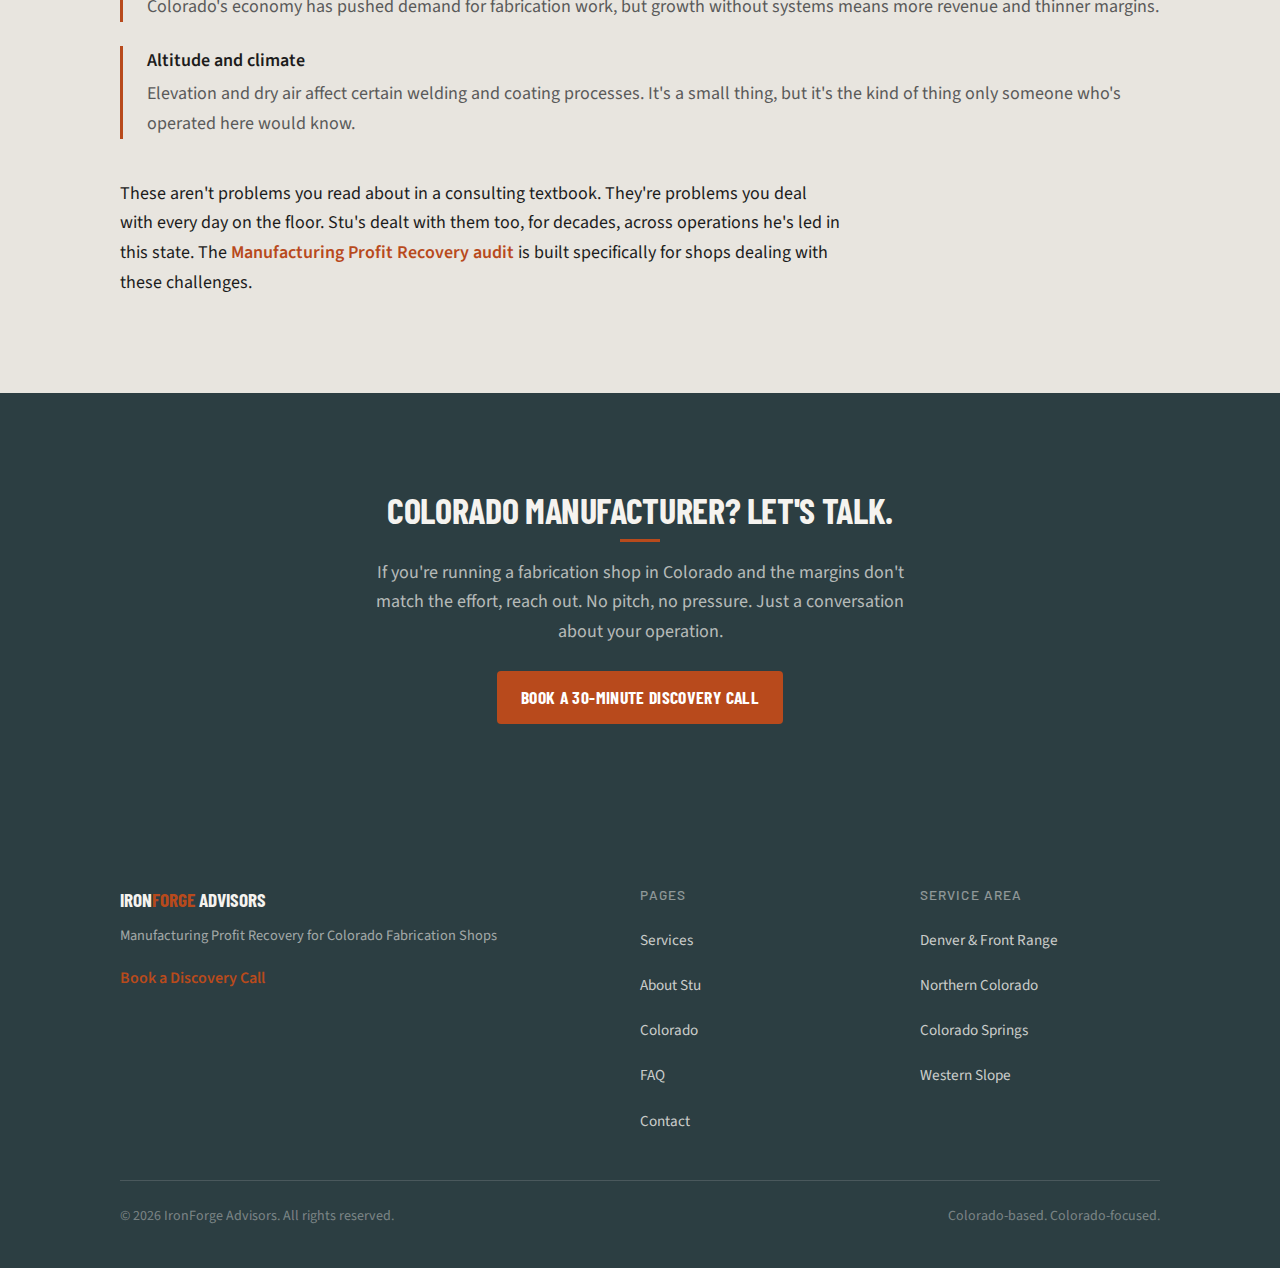
<file: colorado.html>
<!DOCTYPE html>
<html lang="en">
<head>
  <meta charset="UTF-8">
  <meta name="viewport" content="width=device-width, initial-scale=1.0">
  <title>Colorado Manufacturing Consultant | IronForge Advisors</title>
  <meta name="description" content="Manufacturing advisory for Colorado fabrication shops: metal fabrication, CNC machining, welding. Serving Denver, Fort Collins, Colorado Springs, and the Western Slope.">
  <link rel="canonical" href="https://ironforgeadvisors.com/colorado.html">
  <meta property="og:title" content="Colorado Manufacturing Consultant | IronForge Advisors">
  <meta property="og:description" content="Manufacturing advisory built for Colorado fabrication shops. From the Front Range to the Western Slope.">
  <meta property="og:type" content="website">
  <link rel="preconnect" href="https://fonts.googleapis.com">
  <link rel="preconnect" href="https://fonts.gstatic.com" crossorigin>
  <link href="https://fonts.googleapis.com/css2?family=Barlow:wght@500&family=Barlow+Condensed:wght@600;700&family=Source+Sans+3:wght@400;600&display=swap" rel="stylesheet">
  <link rel="stylesheet" href="css/style.css">
  <script type="application/ld+json">
  {
    "@context": "https://schema.org",
    "@type": "ProfessionalService",
    "name": "IronForge Advisors",
    "description": "Manufacturing advisory serving fabrication shops across Colorado: Denver, Front Range, Northern Colorado, Colorado Springs, and the Western Slope.",
    "url": "https://ironforgeadvisors.com/colorado.html",
    "email": "stu@ironforgeadvisors.com",
    "areaServed": [
      {
        "@type": "City",
        "name": "Denver",
        "containedInPlace": { "@type": "State", "name": "Colorado" }
      },
      {
        "@type": "City",
        "name": "Colorado Springs",
        "containedInPlace": { "@type": "State", "name": "Colorado" }
      },
      {
        "@type": "City",
        "name": "Fort Collins",
        "containedInPlace": { "@type": "State", "name": "Colorado" }
      },
      {
        "@type": "City",
        "name": "Grand Junction",
        "containedInPlace": { "@type": "State", "name": "Colorado" }
      },
      {
        "@type": "City",
        "name": "Boulder",
        "containedInPlace": { "@type": "State", "name": "Colorado" }
      },
      {
        "@type": "City",
        "name": "Pueblo",
        "containedInPlace": { "@type": "State", "name": "Colorado" }
      }
    ],
    "serviceType": ["Manufacturing Consulting", "Operations Advisory", "Profit Recovery Audit"]
  }
  </script>
</head>
<body>
  <a href="#main" class="skip-link">Skip to content</a>

  <!-- Header -->
  <header class="header">
    <div class="container header__inner">
      <a href="index.html" class="header__logo">Iron<span>Forge</span> Advisors</a>
      <nav>
        <div class="nav__links">
          <a href="index.html" class="nav__link">Home</a>
                    <a href="services.html" class="nav__link">Services</a>
          <a href="about.html" class="nav__link">About</a>
          <a href="colorado.html" class="nav__link">Colorado</a>
          <a href="faq.html" class="nav__link">FAQ</a>
          <a href="contact.html" class="nav__link">Contact</a>
        </div>
        <a href="https://calendly.com/stu-ironforgeadvisors/30min" target="_blank" rel="noopener" class="nav__email">
          Book a Discovery Call
        </a>
      </nav>
      <button class="nav__toggle" aria-label="Menu" aria-expanded="false">
        <span></span><span></span><span></span>
      </button>
    </div>
  </header>

  <div class="nav__mobile">
    <a href="https://calendly.com/stu-ironforgeadvisors/30min" target="_blank" rel="noopener" class="nav__mobile-email">Book a Discovery Call</a>
    <a href="index.html" class="nav__mobile-link">Home</a>
                    <a href="services.html" class="nav__mobile-link">Services</a>
    <a href="about.html" class="nav__mobile-link">About</a>
    <a href="colorado.html" class="nav__mobile-link">Colorado</a>
    <a href="faq.html" class="nav__mobile-link">FAQ</a>
    <a href="contact.html" class="nav__mobile-link">Contact</a>
  </div>

  <main id="main">

    <!-- Page Hero -->
    <section class="page-hero">
      <div class="container">
        <p class="page-hero__prehead">Serving Fabrication Shops Across Colorado</p>
        <h1 class="page-hero__headline">Built for Colorado Shops. By Someone Who's Operated Here for Decades.</h1>
        <p class="page-hero__subhead">IronForge Advisors works exclusively with Colorado manufacturers, from the Front Range to the Western Slope. If you run a fabrication operation in this state, this was built for your shop.</p>
        <a href="https://calendly.com/stu-ironforgeadvisors/30min" target="_blank" rel="noopener" class="email-cta" style="margin-top:var(--space-md)">Book a Discovery Call</a>
      </div>
    </section>

    <!-- Why Colorado Only -->
    <section class="section">
      <div class="container">
        <h2>Why Colorado Only</h2>
        <div class="about-intro about-intro--wide">
          <img src="images/stu-colorado.jpg" alt="Stu Jensen meeting a fabrication shop owner outside a Colorado manufacturing facility with mountains in the background" class="stu-photo" width="360" loading="eager">
          <div class="content-block content-block--dark">
            <p>Stu Jensen has spent his entire career in Colorado manufacturing. He's led fabrication operations across the state for over 25 years. He knows the labor pool, the supply chains, the seasonal patterns, and the specific challenges that come with running a shop here.</p>
            <p>That means he already understands your market before he walks through your door. He knows what it takes to recruit a good welder along the Front Range. He knows why material lead times hit different when you're a thousand miles from the nearest port. He's dealt with the same workforce shortages, the same pricing pressure, and the same customer expectations you're dealing with right now.</p>
            <p>Working exclusively in Colorado isn't a limitation. It's a deliberate focus. <a href="about.html" class="text-link">Stu</a> knows your region, your industry peers, and the operating conditions you deal with every day. He's not flying in from out of state to learn your market on your dime. He's already here. He's been here. And that means the <a href="services.html" class="text-link">Profit Recovery audit</a> starts with real knowledge of your environment, not a generic playbook borrowed from a shop in Ohio.</p>
          </div>
        </div>
      </div>
    </section>

    <!-- Who We Work With -->
    <section class="section section--alt">
      <div class="container">
        <h2>Manufacturers We Serve</h2>
        <p style="margin-bottom:var(--space-lg)">IronForge Advisors works with fabrication-based manufacturers across Colorado:</p>

        <div class="profile-columns">
          <div>
            <div class="profile-column__title">Industries</div>
            <div class="profile-column__list">
              <div class="profile-column__item">Metal fabrication</div>
              <div class="profile-column__item">Sheet metal</div>
              <div class="profile-column__item">CNC machining</div>
              <div class="profile-column__item">Welding and fabrication</div>
              <div class="profile-column__item">Contract manufacturing</div>
              <div class="profile-column__item">Custom and high-mix production</div>
            </div>
          </div>
          <div>
            <div class="profile-column__title">Company Profile</div>
            <div class="profile-column__list">
              <div class="profile-column__item">5 to 100 employees</div>
              <div class="profile-column__item">$1M to $20M in annual revenue</div>
              <div class="profile-column__item">Owner-operated or closely held</div>
              <div class="profile-column__item">Shops where the owner is still involved in day-to-day operations</div>
            </div>
          </div>
          <div>
            <div class="profile-column__title">Sectors Served</div>
            <div class="profile-column__list">
              <div class="profile-column__item">Aerospace and defense subcontractors</div>
              <div class="profile-column__item">Oil and gas fabrication</div>
              <div class="profile-column__item">Construction-related metalwork</div>
              <div class="profile-column__item">Industrial and commercial fabrication</div>
              <div class="profile-column__item">Custom and specialty manufacturing</div>
            </div>
          </div>
        </div>
      </div>
    </section>

    <!-- Service Areas -->
    <section class="section">
      <div class="container">
        <h2>Serving Manufacturers Across Colorado</h2>

        <div class="regions">
          <div class="region">
            <div class="region__title">Denver Metro &amp; Front Range</div>
            <p class="region__cities">Denver, Aurora, Lakewood, Arvada, Westminster, Thornton, Broomfield, Boulder, Longmont</p>
            <p class="region__desc">The Front Range is home to the largest concentration of manufacturers in Colorado, and some of the tightest competition for skilled labor. IronForge works with fabrication shops throughout the metro area and along the I-25 corridor.</p>
          </div>
          <div class="region">
            <div class="region__title">Northern Colorado</div>
            <p class="region__cities">Fort Collins, Loveland, Greeley, Windsor</p>
            <p class="region__desc">Northern Colorado's manufacturing base has grown steadily, with strong clusters in precision machining, agricultural equipment fabrication, and energy-sector manufacturing.</p>
          </div>
          <div class="region">
            <div class="region__title">Colorado Springs &amp; Southern Colorado</div>
            <p class="region__cities">Colorado Springs, Pueblo, Canon City</p>
            <p class="region__desc">The Pikes Peak region has deep roots in aerospace and defense manufacturing, with a growing base of commercial fabrication and contract manufacturing operations.</p>
          </div>
          <div class="region">
            <div class="region__title">Western Slope</div>
            <p class="region__cities">Grand Junction, Montrose, Durango</p>
            <p class="region__desc">Manufacturers on the Western Slope face unique logistics and labor challenges. Distance from Front Range suppliers and a smaller labor pool make operational efficiency even more critical.</p>
          </div>
        </div>
      </div>
    </section>

    <!-- What Makes It Different -->
    <section class="section section--alt">
      <div class="container">
        <h2>Manufacturing in Colorado: What Makes It Different</h2>

        <div class="stats-grid">
          <div class="stat">
            <div class="stat__number">6,000+</div>
            <div class="stat__label">manufacturers in Colorado</div>
          </div>
          <div class="stat">
            <div class="stat__number">$21B+</div>
            <div class="stat__label">in annual manufacturing output</div>
          </div>
        </div>

        <p style="margin-bottom:var(--space-lg)">Many are family-owned or closely held shops that have been operating for decades. Running a shop here comes with its own set of headaches:</p>

        <div class="challenges">
          <div class="challenge">
            <div class="challenge__title">Skilled labor competition</div>
            <p class="challenge__text">Colorado's cost of living makes it harder to attract and retain machinists, welders, and skilled fabricators. When you lose a good one, replacing them takes months.</p>
          </div>
          <div class="challenge">
            <div class="challenge__title">Supply chain geography</div>
            <p class="challenge__text">Distance from major manufacturing hubs on the coasts means higher shipping costs and longer lead times for materials and tooling.</p>
          </div>
          <div class="challenge">
            <div class="challenge__title">Growth pressure</div>
            <p class="challenge__text">Colorado's economy has pushed demand for fabrication work, but growth without systems means more revenue and thinner margins.</p>
          </div>
          <div class="challenge">
            <div class="challenge__title">Altitude and climate</div>
            <p class="challenge__text">Elevation and dry air affect certain welding and coating processes. It's a small thing, but it's the kind of thing only someone who's operated here would know.</p>
          </div>
        </div>

        <div class="content-block" style="margin-top:var(--space-lg)">
          <p>These aren't problems you read about in a consulting textbook. They're problems you deal with every day on the floor. Stu's dealt with them too, for decades, across operations he's led in this state. The <a href="services.html" class="text-link">Manufacturing Profit Recovery audit</a> is built specifically for shops dealing with these challenges.</p>
        </div>
      </div>
    </section>

    <!-- CTA -->
    <section class="section section--dark cta-section">
      <div class="container">
        <h2>Colorado Manufacturer? Let's Talk.</h2>
        <p>If you're running a fabrication shop in Colorado and the margins don't match the effort, reach out. No pitch, no pressure. Just a conversation about your operation.</p>
        <a href="https://calendly.com/stu-ironforgeadvisors/30min" target="_blank" rel="noopener" class="email-cta">Book a 30-Minute Discovery Call</a>
      </div>
    </section>

  </main>

  <!-- Footer -->
  <footer class="footer">
    <div class="container">
      <div class="footer__inner">
        <div>
          <div class="footer__brand">Iron<span>Forge</span> Advisors</div>
          <p class="footer__tagline">Manufacturing Profit Recovery for Colorado Fabrication Shops</p>
          <a href="https://calendly.com/stu-ironforgeadvisors/30min" target="_blank" rel="noopener" class="footer__email">Book a Discovery Call</a>
        </div>
        <div>
          <div class="footer__nav-title">Pages</div>
          <div class="footer__links">
            <a href="services.html" class="footer__link">Services</a>
            <a href="about.html" class="footer__link">About Stu</a>
            <a href="colorado.html" class="footer__link">Colorado</a>
            <a href="faq.html" class="footer__link">FAQ</a>
            <a href="contact.html" class="footer__link">Contact</a>
          </div>
        </div>
        <div>
          <div class="footer__nav-title">Service Area</div>
          <div class="footer__links">
            <span class="footer__link">Denver &amp; Front Range</span>
            <span class="footer__link">Northern Colorado</span>
            <span class="footer__link">Colorado Springs</span>
            <span class="footer__link">Western Slope</span>
          </div>
        </div>
      </div>
      <div class="footer__bottom">
        <span>&copy; 2026 IronForge Advisors. All rights reserved.</span>
        <span>Colorado-based. Colorado-focused.</span>
      </div>
    </div>
  </footer>

  <script src="js/main.js"></script>
</body>
</html>
</file>
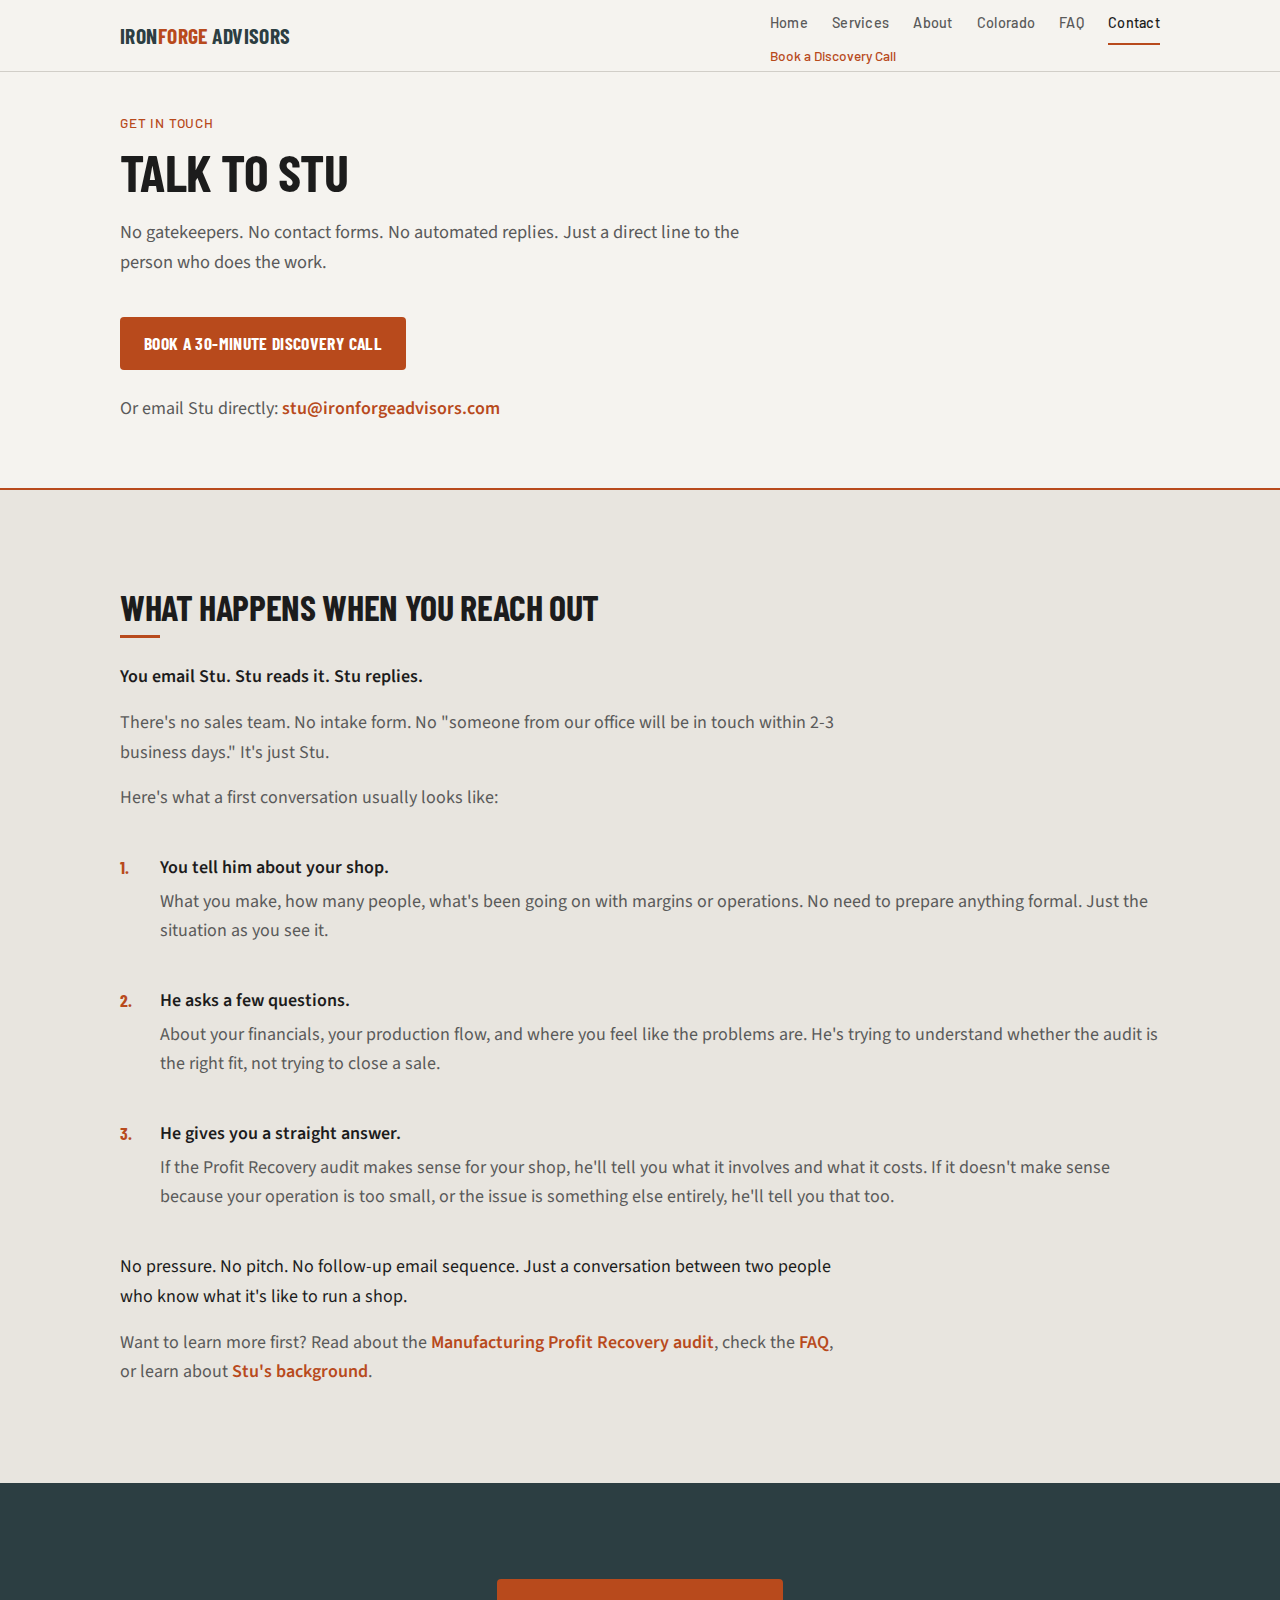
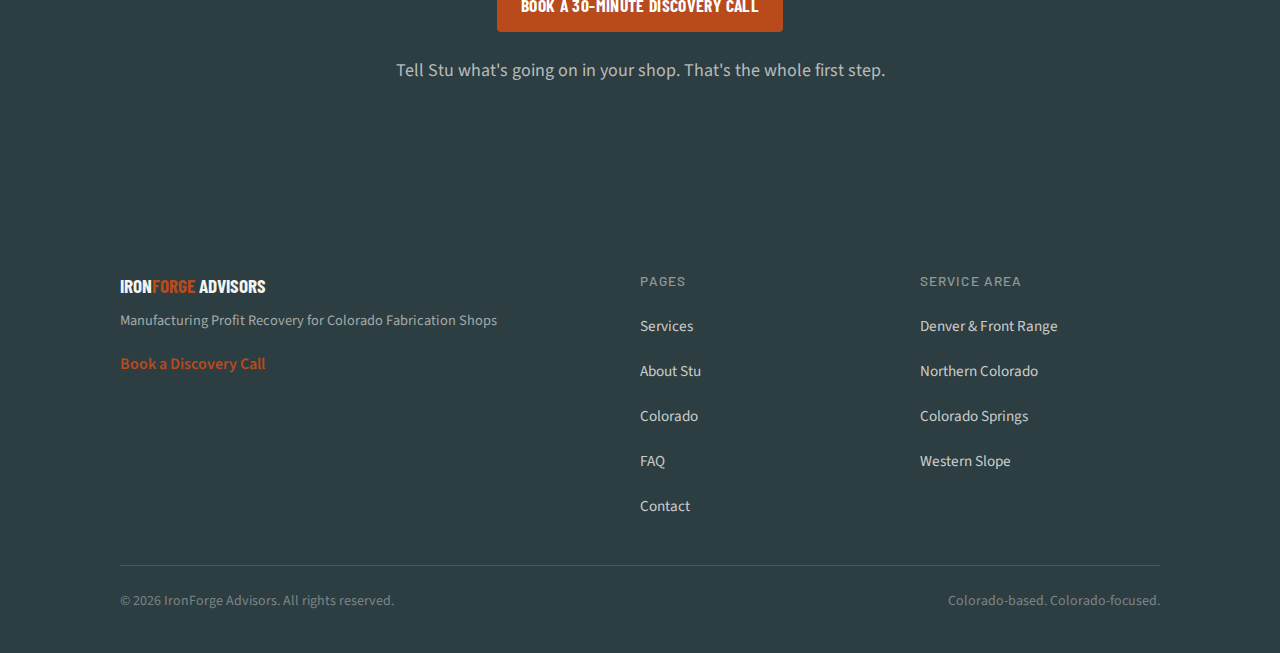
<file: contact.html>
<!DOCTYPE html>
<html lang="en">
<head>
  <meta charset="UTF-8">
  <meta name="viewport" content="width=device-width, initial-scale=1.0">
  <title>Contact Stu Jensen | Manufacturing Advisor | IronForge</title>
  <meta name="description" content="Book a 30-minute discovery call with Stu Jensen. No gatekeepers, no automated replies. Just a straight conversation about your manufacturing operation.">
  <link rel="canonical" href="https://ironforgeadvisors.com/contact.html">
  <meta property="og:title" content="Contact Stu Jensen | IronForge Advisors">
  <meta property="og:description" content="No gatekeepers. No contact forms. No automated replies. Just a direct line to the person who does the work.">
  <meta property="og:type" content="website">
  <link rel="preconnect" href="https://fonts.googleapis.com">
  <link rel="preconnect" href="https://fonts.gstatic.com" crossorigin>
  <link href="https://fonts.googleapis.com/css2?family=Barlow:wght@500&family=Barlow+Condensed:wght@600;700&family=Source+Sans+3:wght@400;600&display=swap" rel="stylesheet">
  <link rel="stylesheet" href="css/style.css">
  <script type="application/ld+json">
  {
    "@context": "https://schema.org",
    "@type": "ContactPage",
    "name": "Contact IronForge Advisors",
    "description": "Book a 30-minute discovery call with Stu Jensen about your manufacturing operation.",
    "url": "https://ironforgeadvisors.com/contact.html",
    "mainEntity": {
      "@type": "ProfessionalService",
      "name": "IronForge Advisors",
      "email": "stu@ironforgeadvisors.com",
      "areaServed": {
        "@type": "State",
        "name": "Colorado"
      }
    }
  }
  </script>
</head>
<body>
  <a href="#main" class="skip-link">Skip to content</a>

  <!-- Header -->
  <header class="header">
    <div class="container header__inner">
      <a href="index.html" class="header__logo">Iron<span>Forge</span> Advisors</a>
      <nav>
        <div class="nav__links">
          <a href="index.html" class="nav__link">Home</a>
                    <a href="services.html" class="nav__link">Services</a>
          <a href="about.html" class="nav__link">About</a>
          <a href="colorado.html" class="nav__link">Colorado</a>
          <a href="faq.html" class="nav__link">FAQ</a>
          <a href="contact.html" class="nav__link">Contact</a>
        </div>
        <a href="https://calendly.com/stu-ironforgeadvisors/30min" target="_blank" rel="noopener" class="nav__email">
          Book a Discovery Call
        </a>
      </nav>
      <button class="nav__toggle" aria-label="Menu" aria-expanded="false">
        <span></span><span></span><span></span>
      </button>
    </div>
  </header>

  <div class="nav__mobile">
    <a href="https://calendly.com/stu-ironforgeadvisors/30min" target="_blank" rel="noopener" class="nav__mobile-email">Book a Discovery Call</a>
    <a href="index.html" class="nav__mobile-link">Home</a>
                    <a href="services.html" class="nav__mobile-link">Services</a>
    <a href="about.html" class="nav__mobile-link">About</a>
    <a href="colorado.html" class="nav__mobile-link">Colorado</a>
    <a href="faq.html" class="nav__mobile-link">FAQ</a>
    <a href="contact.html" class="nav__mobile-link">Contact</a>
  </div>

  <main id="main">

    <!-- Page Hero + CTA -->
    <section class="page-hero" style="border-bottom:none; padding-bottom:var(--space-xl)">
      <div class="container">
        <p class="page-hero__prehead">Get in Touch</p>
        <h1 class="page-hero__headline">Talk to Stu</h1>
        <p class="page-hero__subhead" style="margin-bottom:var(--space-lg)">No gatekeepers. No contact forms. No automated replies. Just a direct line to the person who does the work.</p>
        <a href="https://calendly.com/stu-ironforgeadvisors/30min" target="_blank" rel="noopener" class="email-cta" style="margin-bottom:var(--space-md)">Book a 30-Minute Discovery Call</a>
        <p style="color:var(--text-secondary)">Or email Stu directly: <a href="mailto:stu@ironforgeadvisors.com" class="text-link">stu@ironforgeadvisors.com</a></p>
      </div>
    </section>

    <!-- What to Expect -->
    <section class="section section--alt">
      <div class="container">
        <h2>What Happens When You Reach Out</h2>
        <div class="content-block" style="margin-bottom:var(--space-lg)">
          <p><strong>You email Stu. Stu reads it. Stu replies.</strong></p>
          <p>There's no sales team. No intake form. No "someone from our office will be in touch within 2-3 business days." It's just Stu.</p>
          <p>Here's what a first conversation usually looks like:</p>
        </div>

        <div class="contact-steps">
          <div class="contact-step">
            <div class="contact-step__title">You tell him about your shop.</div>
            <p class="contact-step__text">What you make, how many people, what's been going on with margins or operations. No need to prepare anything formal. Just the situation as you see it.</p>
          </div>
          <div class="contact-step">
            <div class="contact-step__title">He asks a few questions.</div>
            <p class="contact-step__text">About your financials, your production flow, and where you feel like the problems are. He's trying to understand whether the audit is the right fit, not trying to close a sale.</p>
          </div>
          <div class="contact-step">
            <div class="contact-step__title">He gives you a straight answer.</div>
            <p class="contact-step__text">If the Profit Recovery audit makes sense for your shop, he'll tell you what it involves and what it costs. If it doesn't make sense because your operation is too small, or the issue is something else entirely, he'll tell you that too.</p>
          </div>
        </div>

        <div class="content-block">
          <p>No pressure. No pitch. No follow-up email sequence. Just a conversation between two people who know what it's like to run a shop.</p>
          <p>Want to learn more first? Read about the <a href="services.html" class="text-link">Manufacturing Profit Recovery audit</a>, check the <a href="faq.html" class="text-link">FAQ</a>, or learn about <a href="about.html" class="text-link">Stu's background</a>.</p>
        </div>
      </div>
    </section>

    <!-- Final CTA -->
    <section class="section section--dark cta-section">
      <div class="container">
        <a href="https://calendly.com/stu-ironforgeadvisors/30min" target="_blank" rel="noopener" class="email-cta">Book a 30-Minute Discovery Call</a>
        <p style="margin-top:var(--space-md)">Tell Stu what's going on in your shop. That's the whole first step.</p>
      </div>
    </section>

  </main>

  <!-- Footer -->
  <footer class="footer">
    <div class="container">
      <div class="footer__inner">
        <div>
          <div class="footer__brand">Iron<span>Forge</span> Advisors</div>
          <p class="footer__tagline">Manufacturing Profit Recovery for Colorado Fabrication Shops</p>
          <a href="https://calendly.com/stu-ironforgeadvisors/30min" target="_blank" rel="noopener" class="footer__email">Book a Discovery Call</a>
        </div>
        <div>
          <div class="footer__nav-title">Pages</div>
          <div class="footer__links">
            <a href="services.html" class="footer__link">Services</a>
            <a href="about.html" class="footer__link">About Stu</a>
            <a href="colorado.html" class="footer__link">Colorado</a>
            <a href="faq.html" class="footer__link">FAQ</a>
            <a href="contact.html" class="footer__link">Contact</a>
          </div>
        </div>
        <div>
          <div class="footer__nav-title">Service Area</div>
          <div class="footer__links">
            <span class="footer__link">Denver &amp; Front Range</span>
            <span class="footer__link">Northern Colorado</span>
            <span class="footer__link">Colorado Springs</span>
            <span class="footer__link">Western Slope</span>
          </div>
        </div>
      </div>
      <div class="footer__bottom">
        <span>&copy; 2026 IronForge Advisors. All rights reserved.</span>
        <span>Colorado-based. Colorado-focused.</span>
      </div>
    </div>
  </footer>

  <script src="js/main.js"></script>
</body>
</html>
</file>
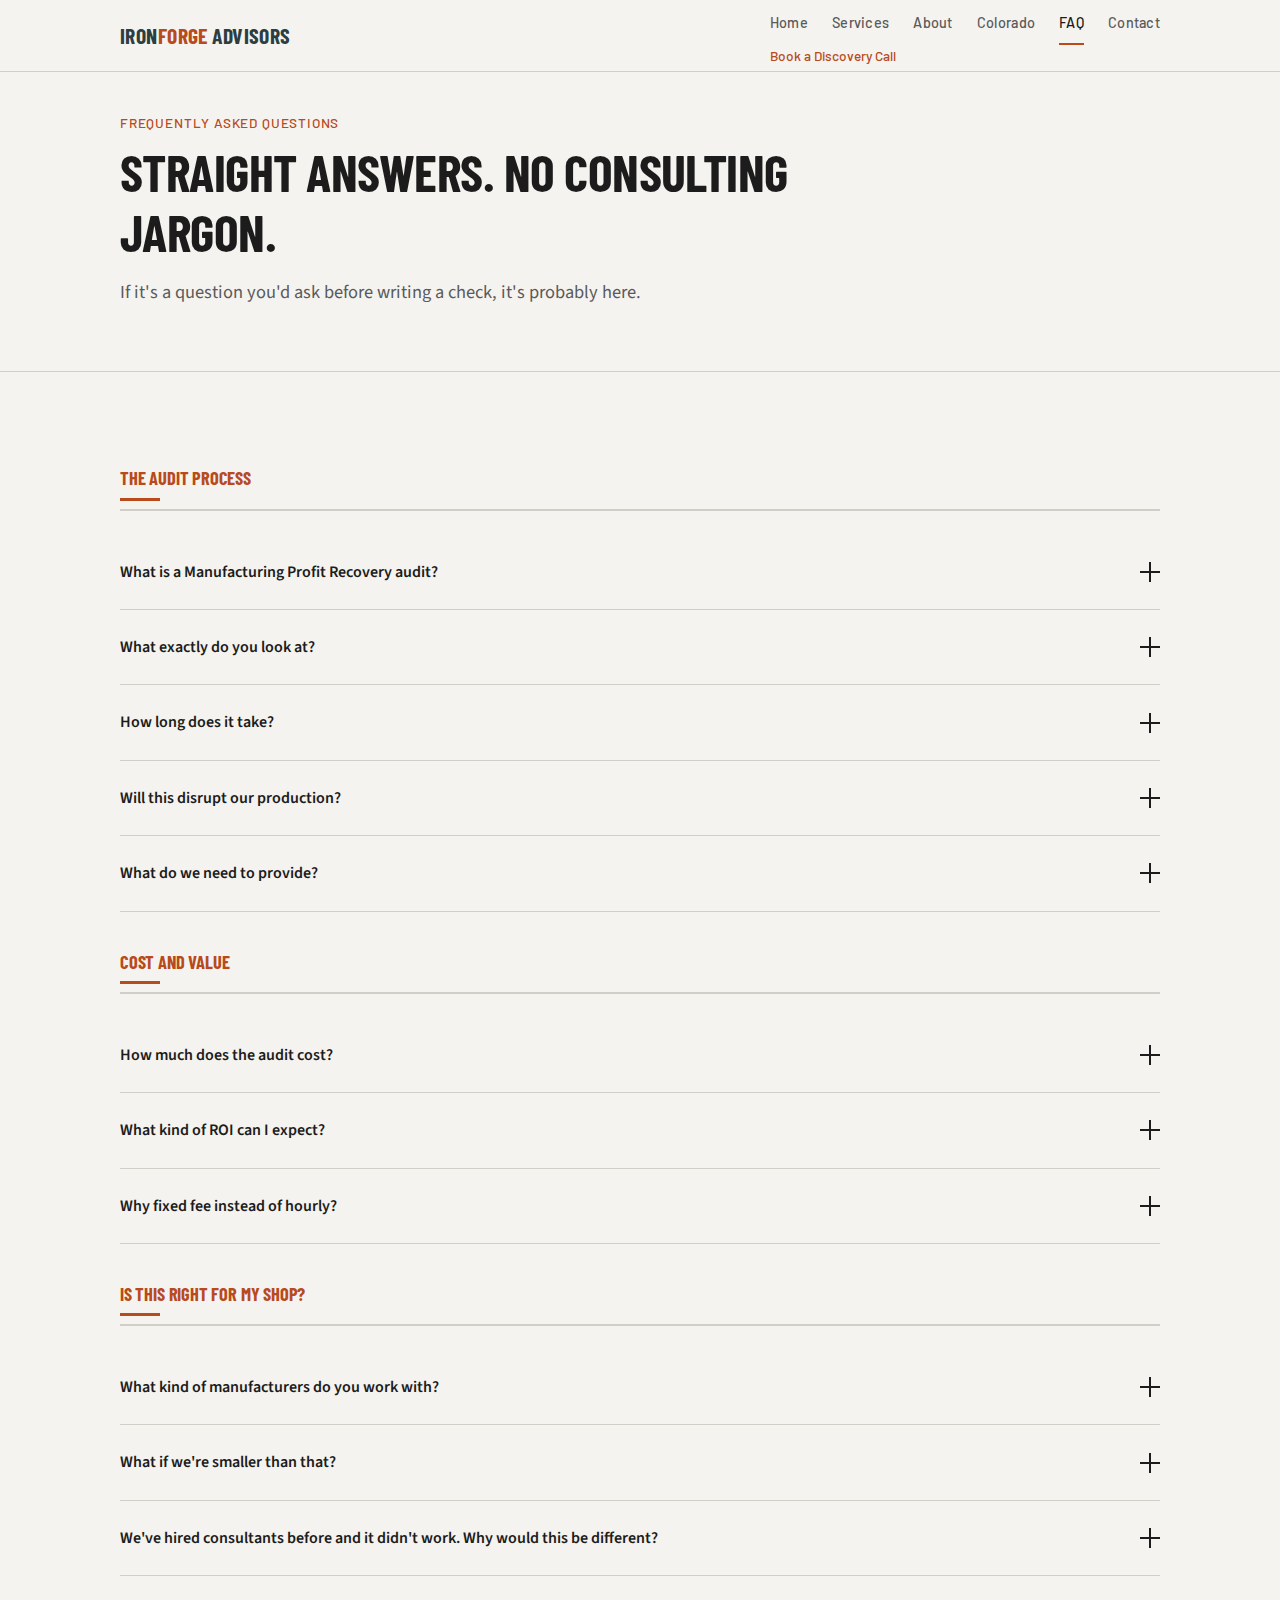
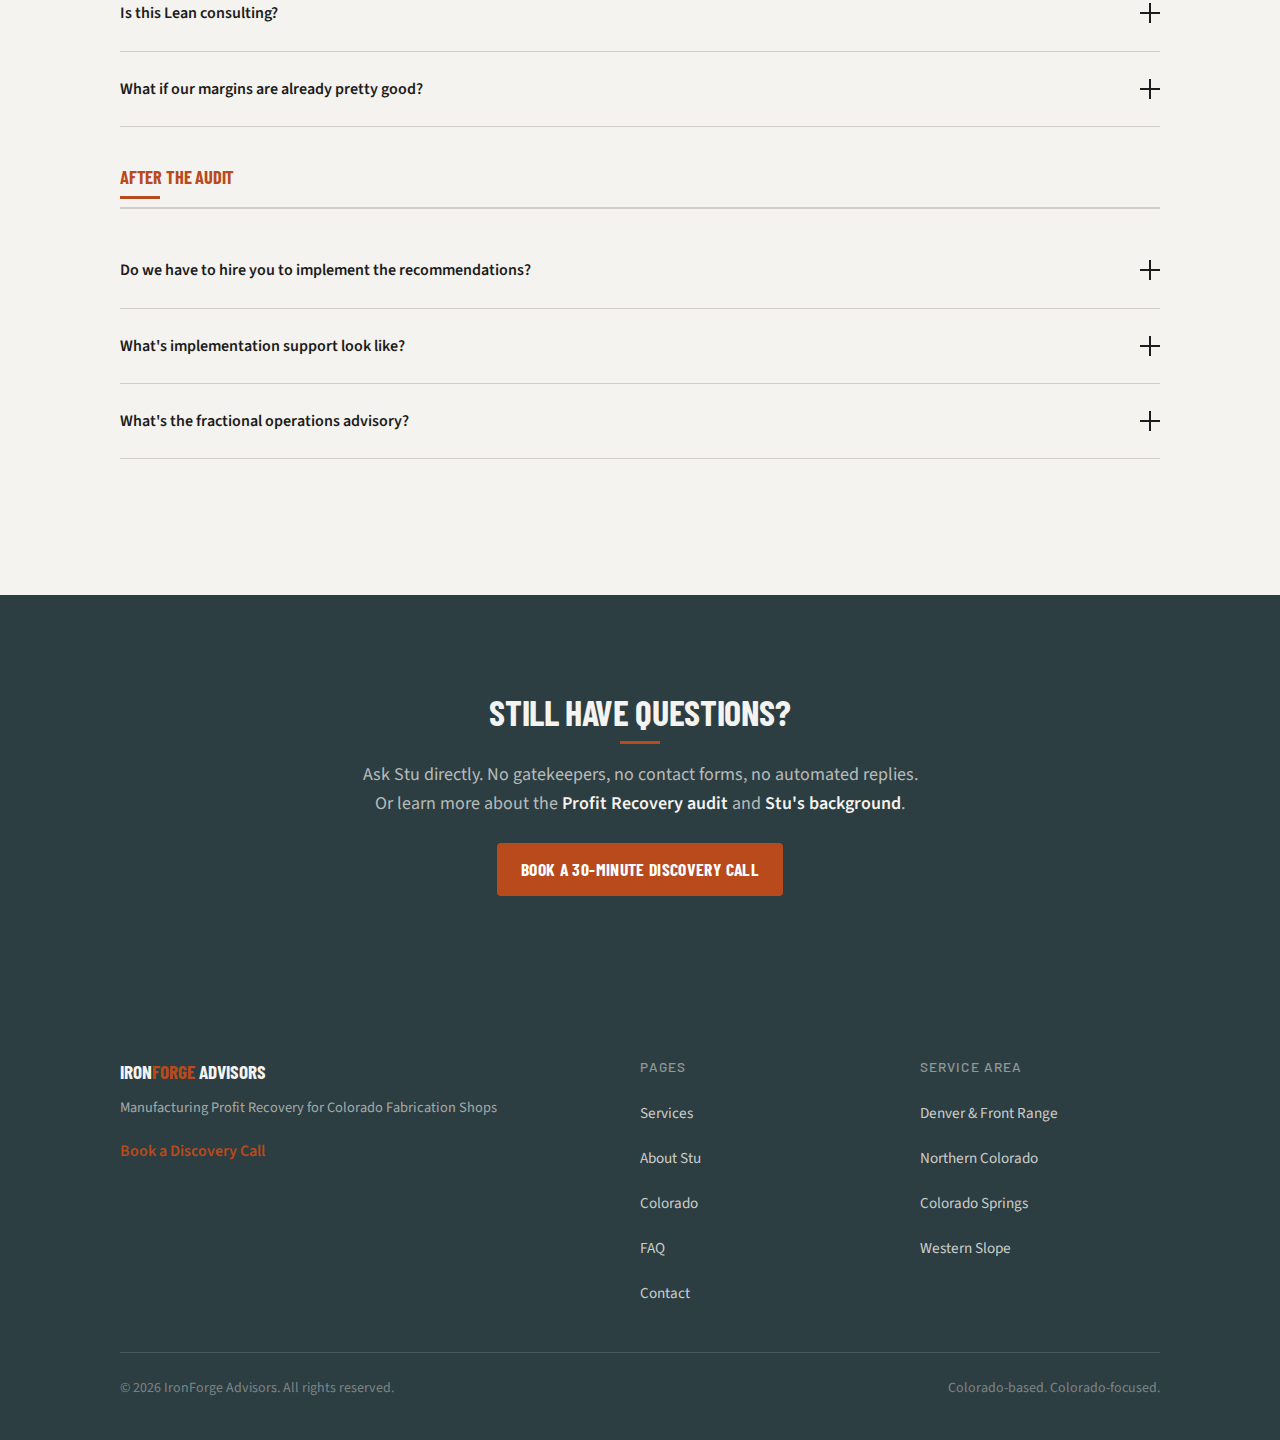
<file: faq.html>
<!DOCTYPE html>
<html lang="en">
<head>
  <meta charset="UTF-8">
  <meta name="viewport" content="width=device-width, initial-scale=1.0">
  <title>FAQ | Manufacturing Profit Recovery | IronForge Advisors</title>
  <meta name="description" content="Common questions about the Manufacturing Profit Recovery audit: how it works, what it costs, who it's for, and what happens after. Straight answers.">
  <link rel="canonical" href="https://ironforgeadvisors.com/faq.html">
  <meta property="og:title" content="FAQ | Manufacturing Profit Recovery Audit | IronForge Advisors">
  <meta property="og:description" content="Straight answers about the Manufacturing Profit Recovery audit. No consulting jargon.">
  <meta property="og:type" content="website">
  <link rel="preconnect" href="https://fonts.googleapis.com">
  <link rel="preconnect" href="https://fonts.gstatic.com" crossorigin>
  <link href="https://fonts.googleapis.com/css2?family=Barlow:wght@500&family=Barlow+Condensed:wght@600;700&family=Source+Sans+3:wght@400;600&display=swap" rel="stylesheet">
  <link rel="stylesheet" href="css/style.css">
  <script type="application/ld+json">
  {
    "@context": "https://schema.org",
    "@type": "FAQPage",
    "mainEntity": [
      {
        "@type": "Question",
        "name": "What is a Manufacturing Profit Recovery audit?",
        "acceptedAnswer": {
          "@type": "Answer",
          "text": "It's a 4-6 week, fixed-fee engagement where Stu comes to your shop, reviews your operation and your financials, and identifies every place you're losing margin. You get a detailed report showing where the money is going, in dollars, and a prioritized action plan for getting it back."
        }
      },
      {
        "@type": "Question",
        "name": "What exactly do you look at?",
        "acceptedAnswer": {
          "@type": "Answer",
          "text": "Job costing accuracy, quoting practices, scheduling and throughput, overtime patterns, scrap and rework rates, labor utilization, and production bottlenecks. Anything that affects your margin gets examined."
        }
      },
      {
        "@type": "Question",
        "name": "How long does it take?",
        "acceptedAnswer": {
          "@type": "Answer",
          "text": "Four to six weeks from start to final report. The timeline depends on the size and complexity of your operation, but it's scoped upfront so you'll know the schedule before we start."
        }
      },
      {
        "@type": "Question",
        "name": "Will this disrupt our production?",
        "acceptedAnswer": {
          "@type": "Answer",
          "text": "No. Stu works around your production schedule. He's on your floor and in your books, not pulling people into meetings or running workshops. Your team keeps doing their jobs. The audit happens alongside normal operations."
        }
      },
      {
        "@type": "Question",
        "name": "How much does the audit cost?",
        "acceptedAnswer": {
          "@type": "Answer",
          "text": "It's a fixed fee quoted before the engagement starts. The fee depends on the size and complexity of your operation. There are no hourly charges, no scope creep, and no surprise invoices. You'll know the total cost upfront."
        }
      },
      {
        "@type": "Question",
        "name": "What kind of ROI can I expect?",
        "acceptedAnswer": {
          "@type": "Answer",
          "text": "Most shops see a return of 3-5x the audit fee within 12 months. The audit typically identifies 5-15% of annual revenue in hidden margin leakage. On a $5 million shop, that's $250,000-$750,000 in recoverable margin."
        }
      },
      {
        "@type": "Question",
        "name": "Why fixed fee instead of hourly?",
        "acceptedAnswer": {
          "@type": "Answer",
          "text": "Hourly billing rewards slow work. A consultant who bills by the hour has no incentive to be efficient. A fixed fee means the scope is clear, the timeline is set, and Stu is motivated to deliver results, not rack up hours."
        }
      },
      {
        "@type": "Question",
        "name": "What kind of manufacturers do you work with?",
        "acceptedAnswer": {
          "@type": "Answer",
          "text": "Fabrication-based operations in Colorado: metal fabrication, sheet metal, CNC machining, welding, contract manufacturing. Typically 5 to 100 employees, $1M to $20M in revenue, owner-operated."
        }
      },
      {
        "@type": "Question",
        "name": "We've hired consultants before and it didn't work. Why would this be different?",
        "acceptedAnswer": {
          "@type": "Answer",
          "text": "IronForge is different because Stu starts with your financials, not a framework. The deliverable shows specific dollar amounts, not theory. And if you want help implementing the fixes, he's there to do it. On the floor, not from a conference room."
        }
      },
      {
        "@type": "Question",
        "name": "Is this Lean consulting?",
        "acceptedAnswer": {
          "@type": "Answer",
          "text": "No. The Profit Recovery audit is financial-first. It starts with where you're losing money and works backward to the operational causes. If a Lean principle happens to be the right fix, great. But we're not selling a methodology."
        }
      },
      {
        "@type": "Question",
        "name": "Do we have to hire you to implement the recommendations?",
        "acceptedAnswer": {
          "@type": "Answer",
          "text": "No. The audit report is yours. It's built to be actionable, specific enough that you or your team can execute the fixes yourselves. If you want Stu's help with implementation, that's available as a separate engagement. But there's no obligation and no pressure."
        }
      }
    ]
  }
  </script>
</head>
<body>
  <a href="#main" class="skip-link">Skip to content</a>

  <!-- Header -->
  <header class="header">
    <div class="container header__inner">
      <a href="index.html" class="header__logo">Iron<span>Forge</span> Advisors</a>
      <nav>
        <div class="nav__links">
          <a href="index.html" class="nav__link">Home</a>
                    <a href="services.html" class="nav__link">Services</a>
          <a href="about.html" class="nav__link">About</a>
          <a href="colorado.html" class="nav__link">Colorado</a>
          <a href="faq.html" class="nav__link">FAQ</a>
          <a href="contact.html" class="nav__link">Contact</a>
        </div>
        <a href="https://calendly.com/stu-ironforgeadvisors/30min" target="_blank" rel="noopener" class="nav__email">
          Book a Discovery Call
        </a>
      </nav>
      <button class="nav__toggle" aria-label="Menu" aria-expanded="false">
        <span></span><span></span><span></span>
      </button>
    </div>
  </header>

  <div class="nav__mobile">
    <a href="https://calendly.com/stu-ironforgeadvisors/30min" target="_blank" rel="noopener" class="nav__mobile-email">Book a Discovery Call</a>
    <a href="index.html" class="nav__mobile-link">Home</a>
                    <a href="services.html" class="nav__mobile-link">Services</a>
    <a href="about.html" class="nav__mobile-link">About</a>
    <a href="colorado.html" class="nav__mobile-link">Colorado</a>
    <a href="faq.html" class="nav__mobile-link">FAQ</a>
    <a href="contact.html" class="nav__mobile-link">Contact</a>
  </div>

  <main id="main">

    <!-- Page Hero -->
    <section class="page-hero">
      <div class="container">
        <p class="page-hero__prehead">Frequently Asked Questions</p>
        <h1 class="page-hero__headline">Straight Answers. No Consulting Jargon.</h1>
        <p class="page-hero__subhead">If it's a question you'd ask before writing a check, it's probably here.</p>
      </div>
    </section>

    <!-- FAQ Content -->
    <section class="section">
      <div class="container">

        <!-- Category: The Audit Process -->
        <div class="faq-category">
          <h2 class="faq-category__title">The Audit Process</h2>

          <div class="faq-item">
            <button class="faq-item__question" aria-expanded="false">
              What is a Manufacturing Profit Recovery audit?
              <span class="faq-item__icon" aria-hidden="true"></span>
            </button>
            <div class="faq-item__answer">
              <p>It's a 4-6 week, fixed-fee engagement where Stu comes to your shop, reviews your operation and your financials, and identifies every place you're losing margin. You get a detailed report showing where the money is going, in dollars, and a prioritized action plan for getting it back.</p>
            </div>
          </div>

          <div class="faq-item">
            <button class="faq-item__question" aria-expanded="false">
              What exactly do you look at?
              <span class="faq-item__icon" aria-hidden="true"></span>
            </button>
            <div class="faq-item__answer">
              <p>Job costing accuracy, quoting practices, scheduling and throughput, overtime patterns, scrap and rework rates, labor utilization, and production bottlenecks. Anything that affects your margin gets examined.</p>
            </div>
          </div>

          <div class="faq-item">
            <button class="faq-item__question" aria-expanded="false">
              How long does it take?
              <span class="faq-item__icon" aria-hidden="true"></span>
            </button>
            <div class="faq-item__answer">
              <p>Four to six weeks from start to final report. The timeline depends on the size and complexity of your operation, but it's scoped upfront so you'll know the schedule before we start.</p>
            </div>
          </div>

          <div class="faq-item">
            <button class="faq-item__question" aria-expanded="false">
              Will this disrupt our production?
              <span class="faq-item__icon" aria-hidden="true"></span>
            </button>
            <div class="faq-item__answer">
              <p>No. Stu works around your production schedule. He's on your floor and in your books, not pulling people into meetings or running workshops. Your team keeps doing their jobs. The audit happens alongside normal operations.</p>
            </div>
          </div>

          <div class="faq-item">
            <button class="faq-item__question" aria-expanded="false">
              What do we need to provide?
              <span class="faq-item__icon" aria-hidden="true"></span>
            </button>
            <div class="faq-item__answer">
              <p>Access to your financial records, job cost data, and production floor. Stu will tell you exactly what he needs upfront. It's not a heavy lift on your side. The work is his to do.</p>
            </div>
          </div>
        </div>

        <!-- Category: Cost and Value -->
        <div class="faq-category">
          <h2 class="faq-category__title">Cost and Value</h2>

          <div class="faq-item">
            <button class="faq-item__question" aria-expanded="false">
              How much does the audit cost?
              <span class="faq-item__icon" aria-hidden="true"></span>
            </button>
            <div class="faq-item__answer">
              <p>It's a fixed fee quoted before the engagement starts. The fee depends on the size and complexity of your operation. There are no hourly charges, no scope creep, and no surprise invoices. You'll know the total cost upfront.</p>
            </div>
          </div>

          <div class="faq-item">
            <button class="faq-item__question" aria-expanded="false">
              What kind of ROI can I expect?
              <span class="faq-item__icon" aria-hidden="true"></span>
            </button>
            <div class="faq-item__answer">
              <p>Most shops see a return of 3-5x the audit fee within 12 months. The audit typically identifies 5-15% of annual revenue in hidden margin leakage. On a $5 million shop, that's $250,000-$750,000 in recoverable margin.</p>
            </div>
          </div>

          <div class="faq-item">
            <button class="faq-item__question" aria-expanded="false">
              Why fixed fee instead of hourly?
              <span class="faq-item__icon" aria-hidden="true"></span>
            </button>
            <div class="faq-item__answer">
              <p>Hourly billing rewards slow work. A consultant who bills by the hour has no incentive to be efficient. A fixed fee means the scope is clear, the timeline is set, and Stu is motivated to deliver results, not rack up hours.</p>
            </div>
          </div>
        </div>

        <!-- Category: Is This Right for My Shop? -->
        <div class="faq-category">
          <h2 class="faq-category__title">Is This Right for My Shop?</h2>

          <div class="faq-item">
            <button class="faq-item__question" aria-expanded="false">
              What kind of manufacturers do you work with?
              <span class="faq-item__icon" aria-hidden="true"></span>
            </button>
            <div class="faq-item__answer">
              <p>Fabrication-based operations in Colorado: metal fabrication, sheet metal, CNC machining, welding, contract manufacturing. Typically 5 to 100 employees, $1M to $20M in revenue, owner-operated.</p>
            </div>
          </div>

          <div class="faq-item">
            <button class="faq-item__question" aria-expanded="false">
              What if we're smaller than that?
              <span class="faq-item__icon" aria-hidden="true"></span>
            </button>
            <div class="faq-item__answer">
              <p>If you're running a lean operation with a handful of employees, the audit may not make financial sense yet. Reach out anyway. Stu will be honest about whether it's the right fit.</p>
            </div>
          </div>

          <div class="faq-item">
            <button class="faq-item__question" aria-expanded="false">
              We've hired consultants before and it didn't work. Why would this be different?
              <span class="faq-item__icon" aria-hidden="true"></span>
            </button>
            <div class="faq-item__answer">
              <p>That's the most common thing Stu hears. And usually, the story is the same: someone came in with a methodology, produced a report, and left. Nothing changed. IronForge is different because Stu starts with your financials, not a framework. The deliverable shows specific dollar amounts, not theory. And if you want help implementing the fixes, he's there to do it. On the floor, not from a conference room.</p>
            </div>
          </div>

          <div class="faq-item">
            <button class="faq-item__question" aria-expanded="false">
              Is this Lean consulting?
              <span class="faq-item__icon" aria-hidden="true"></span>
            </button>
            <div class="faq-item__answer">
              <p>No. This isn't Lean certification, Six Sigma training, or 5S workshops. There's nothing wrong with those tools in the right context, but they're not what IronForge does. The Profit Recovery audit is financial-first. It starts with where you're losing money and works backward to the operational causes. If a Lean principle happens to be the right fix, great. But we're not selling a methodology.</p>
            </div>
          </div>

          <div class="faq-item">
            <button class="faq-item__question" aria-expanded="false">
              What if our margins are already pretty good?
              <span class="faq-item__icon" aria-hidden="true"></span>
            </button>
            <div class="faq-item__answer">
              <p>Then you'll know. And that's worth knowing. But in Stu's experience, even well-run shops have blind spots. The audit has never come back empty. There's always something hiding.</p>
            </div>
          </div>
        </div>

        <!-- Category: After the Audit -->
        <div class="faq-category">
          <h2 class="faq-category__title">After the Audit</h2>

          <div class="faq-item">
            <button class="faq-item__question" aria-expanded="false">
              Do we have to hire you to implement the recommendations?
              <span class="faq-item__icon" aria-hidden="true"></span>
            </button>
            <div class="faq-item__answer">
              <p>No. The audit report is yours. It's built to be actionable, specific enough that you or your team can execute the fixes yourselves. If you want Stu's help with implementation, that's available as a separate engagement. But there's no obligation and no pressure.</p>
            </div>
          </div>

          <div class="faq-item">
            <button class="faq-item__question" aria-expanded="false">
              What's implementation support look like?
              <span class="faq-item__icon" aria-hidden="true"></span>
            </button>
            <div class="faq-item__answer">
              <p>It depends on what the audit finds. It could mean rebuilding your quoting model, redesigning production scheduling, setting up job-cost tracking, or working with your team to fix a specific bottleneck. It's scoped and priced separately, based on the action plan.</p>
            </div>
          </div>

          <div class="faq-item">
            <button class="faq-item__question" aria-expanded="false">
              What's the fractional operations advisory?
              <span class="faq-item__icon" aria-hidden="true"></span>
            </button>
            <div class="faq-item__answer">
              <p>Ongoing access to Stu for operational guidance without a full-time hire. Think of it as having a seasoned operations leader who knows your shop available when you need a second set of eyes for growth decisions, workforce planning, or operational challenges you don't want to tackle alone.</p>
            </div>
          </div>
        </div>

      </div>
    </section>

    <!-- CTA -->
    <section class="section section--dark cta-section">
      <div class="container">
        <h2>Still Have Questions?</h2>
        <p>Ask Stu directly. No gatekeepers, no contact forms, no automated replies. Or learn more about the <a href="services.html" class="text-link" style="color:var(--text-light)">Profit Recovery audit</a> and <a href="about.html" class="text-link" style="color:var(--text-light)">Stu's background</a>.</p>
        <a href="https://calendly.com/stu-ironforgeadvisors/30min" target="_blank" rel="noopener" class="email-cta">Book a 30-Minute Discovery Call</a>
      </div>
    </section>

  </main>

  <!-- Footer -->
  <footer class="footer">
    <div class="container">
      <div class="footer__inner">
        <div>
          <div class="footer__brand">Iron<span>Forge</span> Advisors</div>
          <p class="footer__tagline">Manufacturing Profit Recovery for Colorado Fabrication Shops</p>
          <a href="https://calendly.com/stu-ironforgeadvisors/30min" target="_blank" rel="noopener" class="footer__email">Book a Discovery Call</a>
        </div>
        <div>
          <div class="footer__nav-title">Pages</div>
          <div class="footer__links">
            <a href="services.html" class="footer__link">Services</a>
            <a href="about.html" class="footer__link">About Stu</a>
            <a href="colorado.html" class="footer__link">Colorado</a>
            <a href="faq.html" class="footer__link">FAQ</a>
            <a href="contact.html" class="footer__link">Contact</a>
          </div>
        </div>
        <div>
          <div class="footer__nav-title">Service Area</div>
          <div class="footer__links">
            <span class="footer__link">Denver &amp; Front Range</span>
            <span class="footer__link">Northern Colorado</span>
            <span class="footer__link">Colorado Springs</span>
            <span class="footer__link">Western Slope</span>
          </div>
        </div>
      </div>
      <div class="footer__bottom">
        <span>&copy; 2026 IronForge Advisors. All rights reserved.</span>
        <span>Colorado-based. Colorado-focused.</span>
      </div>
    </div>
  </footer>

  <script src="js/main.js"></script>
</body>
</html>
</file>
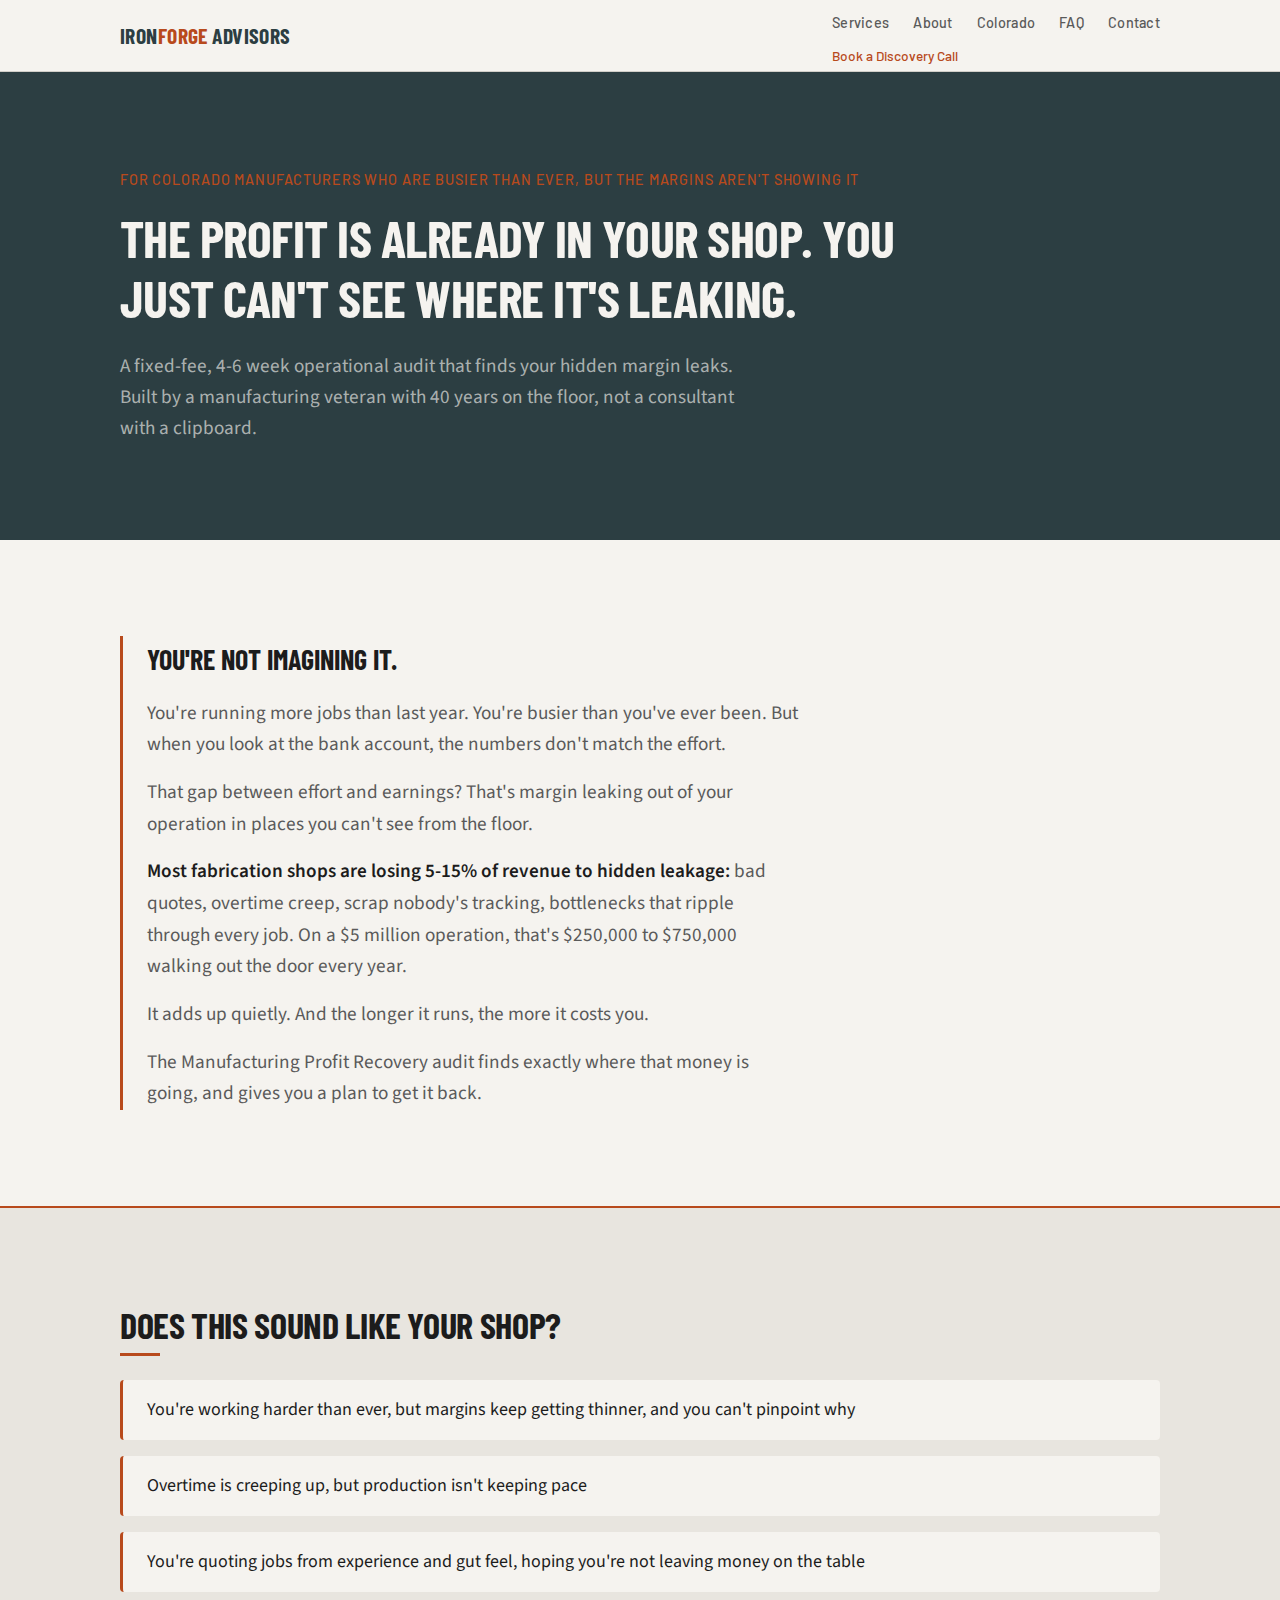
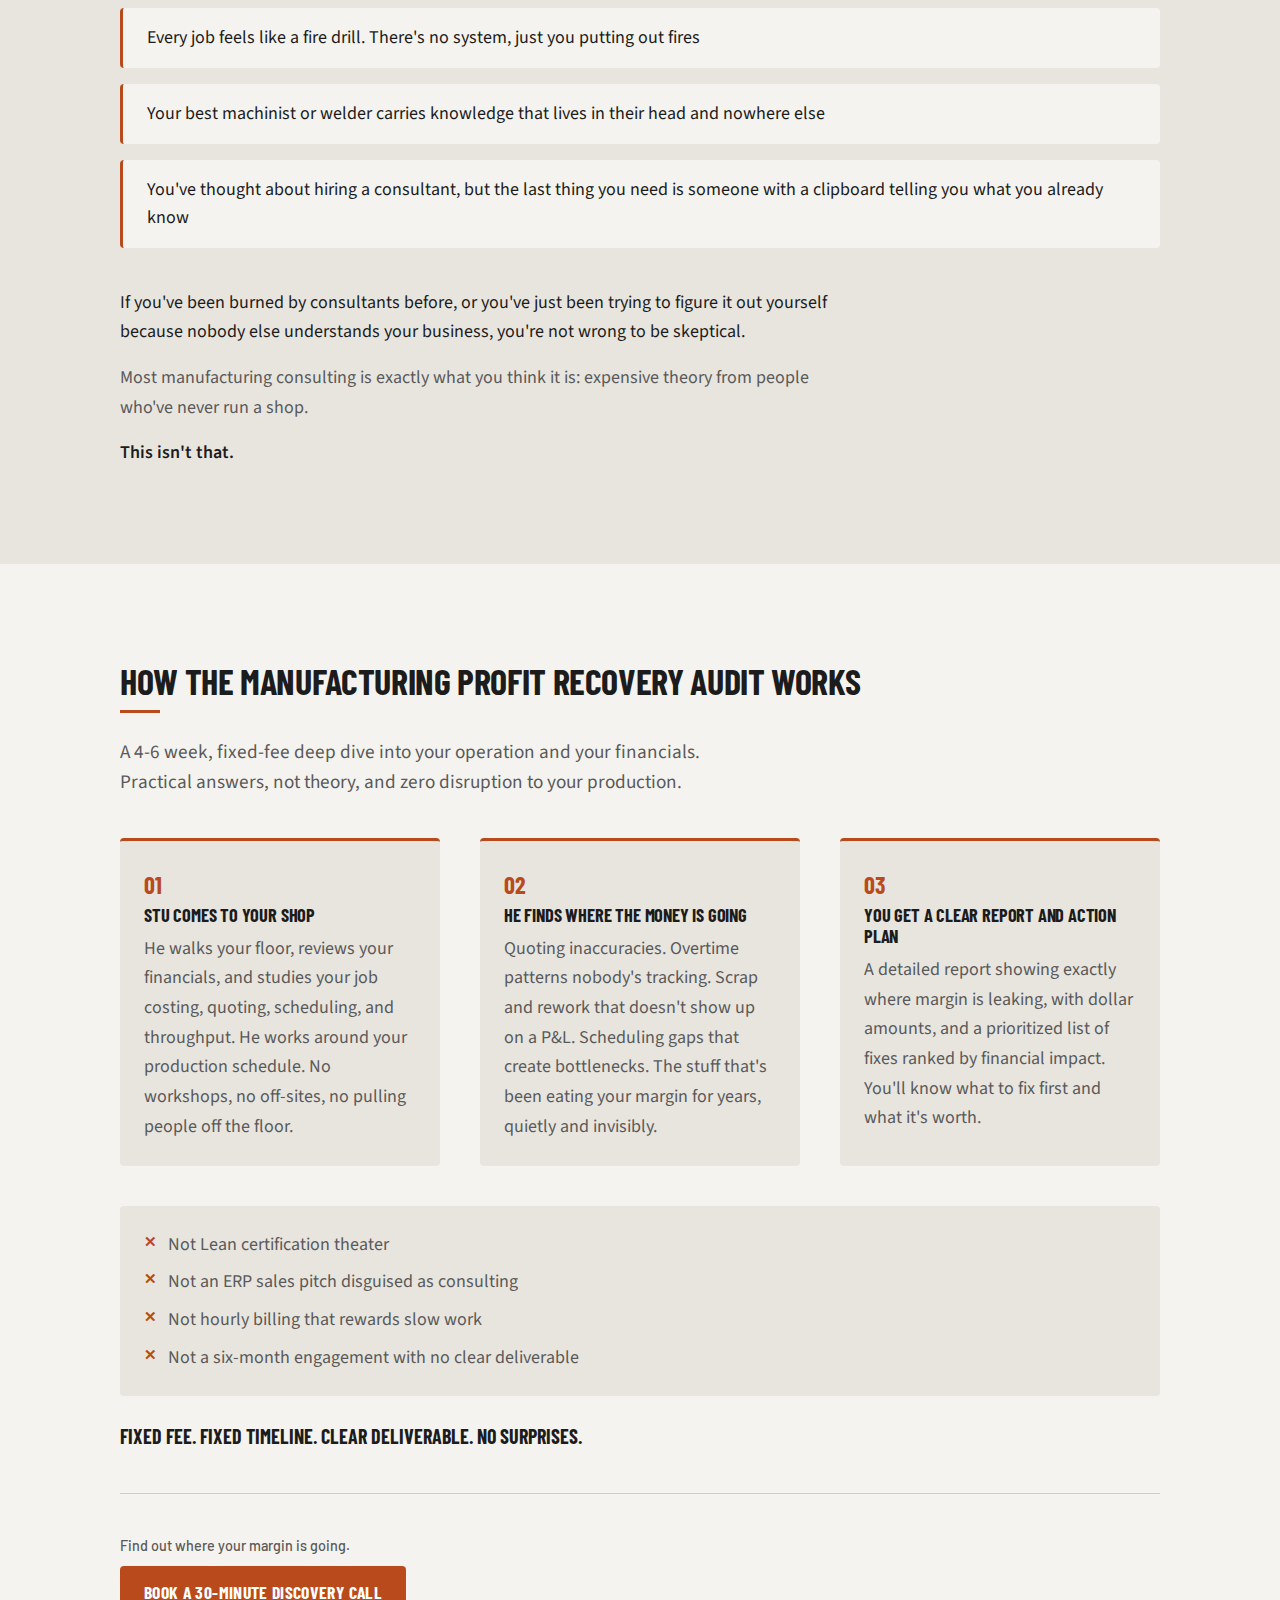
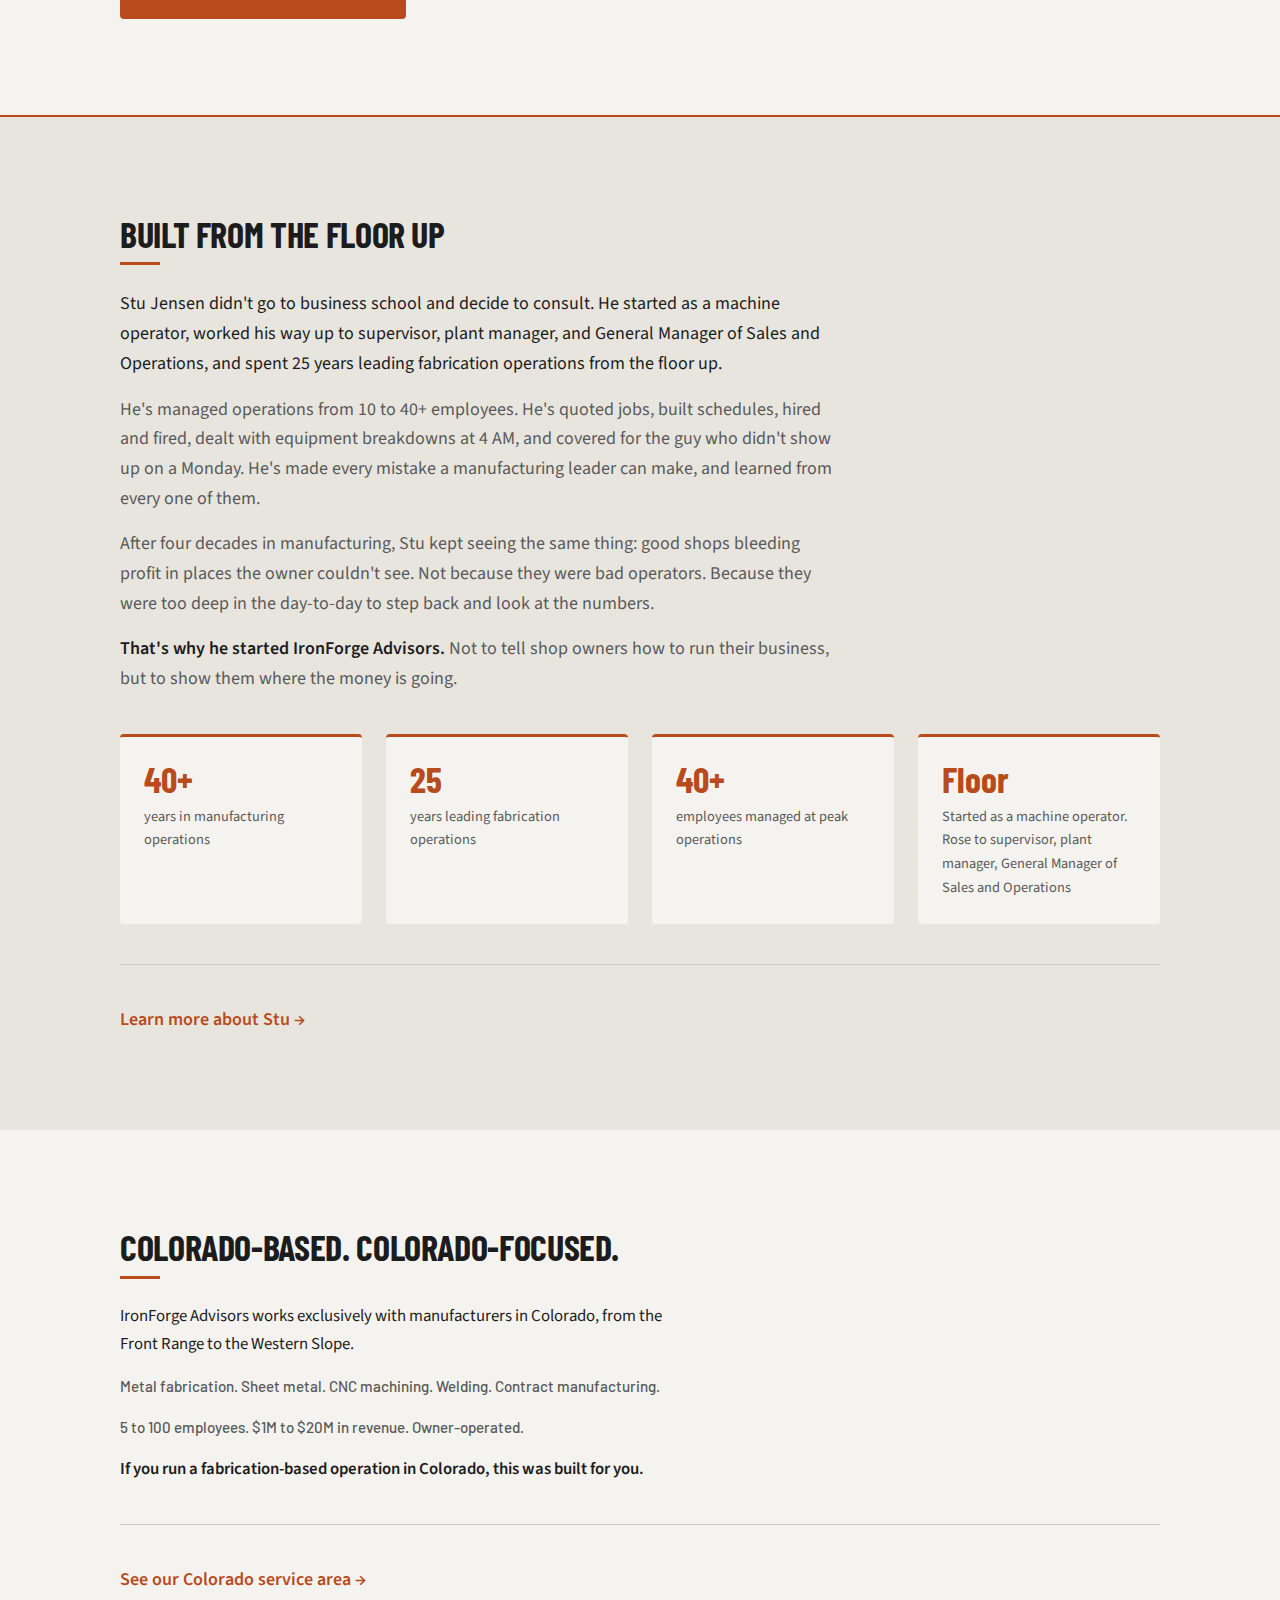
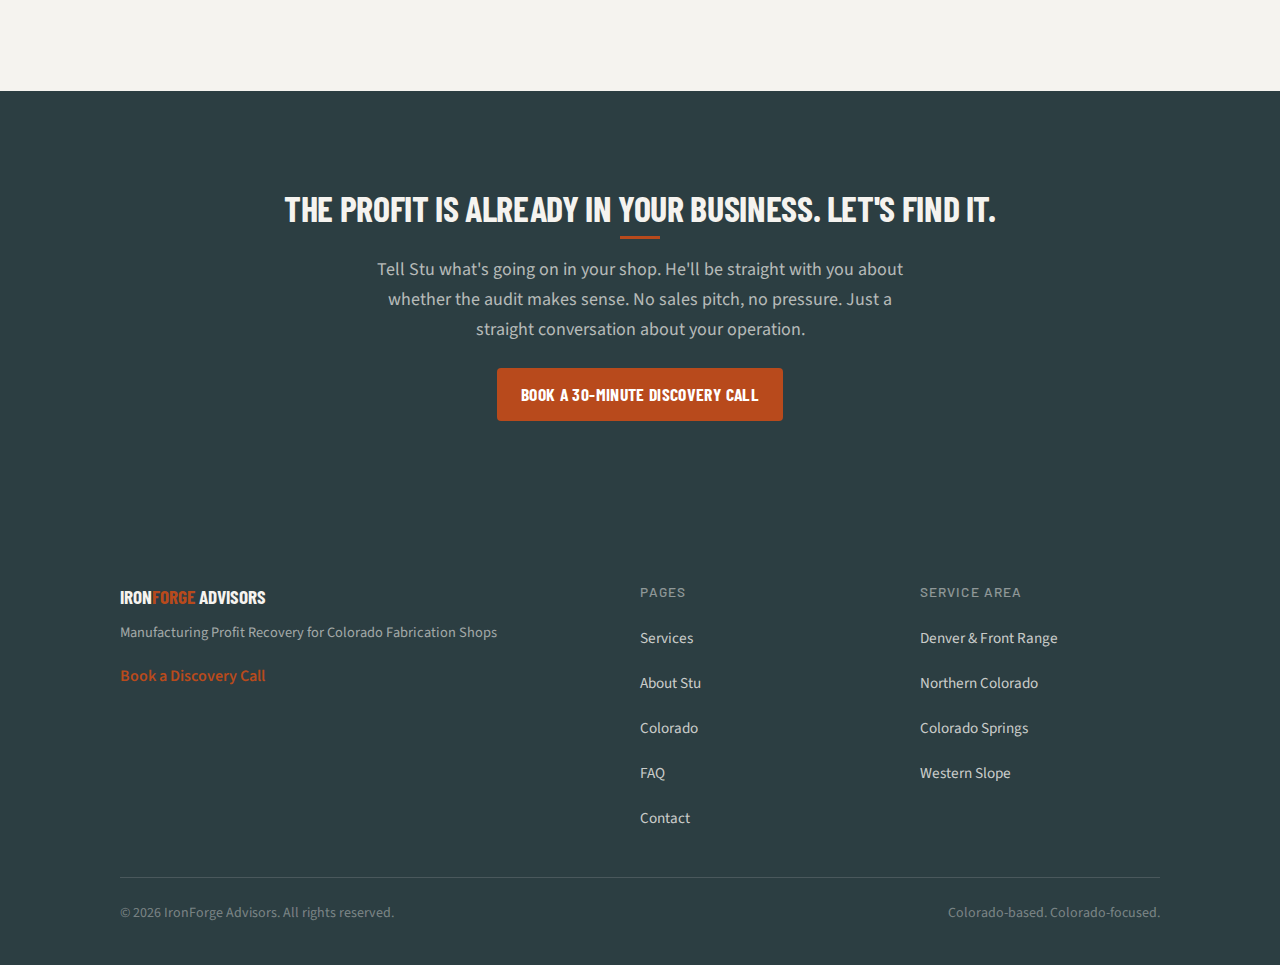
<file: IronForge-index.html>
<!DOCTYPE html>
<html lang="en">
<head>
  <meta charset="UTF-8">
  <meta name="viewport" content="width=device-width, initial-scale=1.0">
  <title>Manufacturing Profit Recovery Audit | IronForge Advisors</title>
  <meta name="description" content="A fixed-fee operational audit that finds hidden margin leaks in your Colorado fabrication shop. Built by Stu Jensen, 40+ years in manufacturing.">
  <link rel="canonical" href="https://jimcoleman1982.github.io/ironforge-advisors/">
  <meta property="og:title" content="IronForge Advisors | Manufacturing Profit Recovery for Colorado Fabrication Shops">
  <meta property="og:description" content="A fixed-fee operational audit that finds hidden margin leaks in your fabrication shop. Built by a manufacturing veteran with 40 years on the floor.">
  <meta property="og:type" content="website">
  <link rel="preconnect" href="https://fonts.googleapis.com">
  <link rel="preconnect" href="https://fonts.gstatic.com" crossorigin>
  <link href="https://fonts.googleapis.com/css2?family=Barlow:wght@500&family=Barlow+Condensed:wght@600;700&family=Source+Sans+3:wght@400;600&display=swap" rel="stylesheet">
  <link rel="stylesheet" href="css/style.css">
  <script type="application/ld+json">
  {
    "@context": "https://schema.org",
    "@type": ["ProfessionalService", "LocalBusiness"],
    "name": "IronForge Advisors",
    "description": "Manufacturing Profit Recovery audits for Colorado fabrication shops. Fixed-fee, 4-6 week operational audits that find hidden margin leaks.",
    "url": "https://jimcoleman1982.github.io/ironforge-advisors/",
    "email": "stu@ironforgeadvisors.com",
    "founder": {
      "@type": "Person",
      "name": "Stu Jensen",
      "jobTitle": "Founder & Manufacturing Advisor",
      "description": "40+ years in manufacturing operations. 25 years leading fabrication operations."
    },
    "areaServed": {
      "@type": "State",
      "name": "Colorado",
      "containedInPlace": {
        "@type": "Country",
        "name": "United States"
      }
    },
    "serviceType": ["Manufacturing Consulting", "Operations Advisory", "Profit Recovery Audit"],
    "knowsAbout": ["Metal Fabrication", "CNC Machining", "Manufacturing Operations", "Job Costing", "Production Scheduling", "Lean Manufacturing"],
    "priceRange": "Fixed Fee"
  }
  </script>
</head>
<body>
  <a href="#main" class="skip-link">Skip to content</a>

  <!-- Header -->
  <header class="header">
    <div class="container header__inner">
      <a href="index.html" class="header__logo">Iron<span>Forge</span> Advisors</a>
      <nav>
        <div class="nav__links">
          <a href="services.html" class="nav__link">Services</a>
          <a href="about.html" class="nav__link">About</a>
          <a href="colorado.html" class="nav__link">Colorado</a>
          <a href="faq.html" class="nav__link">FAQ</a>
          <a href="contact.html" class="nav__link">Contact</a>
        </div>
        <a href="#booking" class="nav__email">
          Book a Discovery Call
        </a>
      </nav>
      <button class="nav__toggle" aria-label="Menu" aria-expanded="false">
        <span></span><span></span><span></span>
      </button>
    </div>
  </header>

  <!-- Mobile nav -->
  <div class="nav__mobile">
    <a href="#booking" class="nav__mobile-email">Book a Discovery Call</a>
    <a href="services.html" class="nav__mobile-link">Services</a>
    <a href="about.html" class="nav__mobile-link">About</a>
    <a href="colorado.html" class="nav__mobile-link">Colorado</a>
    <a href="faq.html" class="nav__mobile-link">FAQ</a>
    <a href="contact.html" class="nav__mobile-link">Contact</a>
  </div>

  <main id="main">

    <!-- Hero -->
    <section class="hero">
      <div class="container">
        <p class="hero__prehead">For Colorado Manufacturers Who Are Busier Than Ever, But the Margins Aren't Showing It</p>
        <h1 class="hero__headline">The Profit Is Already in Your Shop. You Just Can't See Where It's Leaking.</h1>
        <p class="hero__deck">A fixed-fee, 4-6 week operational audit that finds your hidden margin leaks. Built by a manufacturing veteran with 40 years on the floor, not a consultant with a clipboard.</p>
      </div>
    </section>

    <!-- Lead -->
    <section class="section">
      <div class="container">
        <div class="lead">
          <span class="lead__opener">You're not imagining it.</span>
          <p>You're running more jobs than last year. You're busier than you've ever been. But when you look at the bank account, the numbers don't match the effort.</p>
          <p>That gap between effort and earnings? That's margin leaking out of your operation in places you can't see from the floor.</p>
          <p><strong>Most fabrication shops are losing 5-15% of revenue to hidden leakage:</strong> bad quotes, overtime creep, scrap nobody's tracking, bottlenecks that ripple through every job. On a $5 million operation, that's $250,000 to $750,000 walking out the door every year.</p>
          <p>It adds up quietly. And the longer it runs, the more it costs you.</p>
          <p>The Manufacturing Profit Recovery audit finds exactly where that money is going, and gives you a plan to get it back.</p>
        </div>
      </div>
    </section>

    <!-- Problem Identification -->
    <section class="section section--alt">
      <div class="container">
        <h2>Does This Sound Like Your Shop?</h2>
        <div class="problem-list">
          <div class="problem-list__item">You're working harder than ever, but margins keep getting thinner, and you can't pinpoint why</div>
          <div class="problem-list__item">Overtime is creeping up, but production isn't keeping pace</div>
          <div class="problem-list__item">You're quoting jobs from experience and gut feel, hoping you're not leaving money on the table</div>
          <div class="problem-list__item">Every job feels like a fire drill. There's no system, just you putting out fires</div>
          <div class="problem-list__item">Your best machinist or welder carries knowledge that lives in their head and nowhere else</div>
          <div class="problem-list__item">You've thought about hiring a consultant, but the last thing you need is someone with a clipboard telling you what you already know</div>
        </div>
        <div class="content-block">
          <p>If you've been burned by consultants before, or you've just been trying to figure it out yourself because nobody else understands your business, you're not wrong to be skeptical.</p>
          <p>Most manufacturing consulting is exactly what you think it is: expensive theory from people who've never run a shop.</p>
          <p><strong>This isn't that.</strong></p>
        </div>
      </div>
    </section>

    <!-- The Approach -->
    <section class="section">
      <div class="container">
        <h2>How the Manufacturing Profit Recovery Audit Works</h2>
        <p class="hero__deck" style="margin-bottom:var(--space-lg)">A 4-6 week, fixed-fee deep dive into your operation and your financials. Practical answers, not theory, and zero disruption to your production.</p>

        <div class="steps">
          <div class="step">
            <span class="step__number">01</span>
            <h3 class="step__title">Stu Comes to Your Shop</h3>
            <p class="step__text">He walks your floor, reviews your financials, and studies your job costing, quoting, scheduling, and throughput. He works around your production schedule. No workshops, no off-sites, no pulling people off the floor.</p>
          </div>
          <div class="step">
            <span class="step__number">02</span>
            <h3 class="step__title">He Finds Where the Money Is Going</h3>
            <p class="step__text">Quoting inaccuracies. Overtime patterns nobody's tracking. Scrap and rework that doesn't show up on a P&amp;L. Scheduling gaps that create bottlenecks. The stuff that's been eating your margin for years, quietly and invisibly.</p>
          </div>
          <div class="step">
            <span class="step__number">03</span>
            <h3 class="step__title">You Get a Clear Report and Action Plan</h3>
            <p class="step__text">A detailed report showing exactly where margin is leaking, with dollar amounts, and a prioritized list of fixes ranked by financial impact. You'll know what to fix first and what it's worth.</p>
          </div>
        </div>

        <div class="not-list">
          <div class="not-list__item">Not Lean certification theater</div>
          <div class="not-list__item">Not an ERP sales pitch disguised as consulting</div>
          <div class="not-list__item">Not hourly billing that rewards slow work</div>
          <div class="not-list__item">Not a six-month engagement with no clear deliverable</div>
        </div>

        <p class="tagline">Fixed fee. Fixed timeline. Clear deliverable. No surprises.</p>

        <div class="cta-inline">
          <p class="cta-inline__label">Find out where your margin is going.</p>
          <a href="#booking" class="email-cta">Book a 30-Minute Discovery Call</a>
        </div>
      </div>
    </section>

    <!-- Why Stu -->
    <section class="section section--alt">
      <div class="container">
        <h2>Built from the Floor Up</h2>
        <div class="content-block">
          <p>Stu Jensen didn't go to business school and decide to consult. He started as a machine operator, worked his way up to supervisor, plant manager, and General Manager of Sales and Operations, and spent 25 years leading fabrication operations from the floor up.</p>
          <p>He's managed operations from 10 to 40+ employees. He's quoted jobs, built schedules, hired and fired, dealt with equipment breakdowns at 4 AM, and covered for the guy who didn't show up on a Monday. He's made every mistake a manufacturing leader can make, and learned from every one of them.</p>
          <p>After four decades in manufacturing, Stu kept seeing the same thing: good shops bleeding profit in places the owner couldn't see. Not because they were bad operators. Because they were too deep in the day-to-day to step back and look at the numbers.</p>
          <p><strong>That's why he started IronForge Advisors.</strong> Not to tell shop owners how to run their business, but to show them where the money is going.</p>
        </div>

        <div class="proof-points">
          <div class="proof-point">
            <span class="proof-point__number">40+</span>
            <span class="proof-point__text">years in manufacturing operations</span>
          </div>
          <div class="proof-point">
            <span class="proof-point__number">25</span>
            <span class="proof-point__text">years leading fabrication operations</span>
          </div>
          <div class="proof-point">
            <span class="proof-point__number">40+</span>
            <span class="proof-point__text">employees managed at peak operations</span>
          </div>
          <div class="proof-point">
            <span class="proof-point__number">Floor</span>
            <span class="proof-point__text">Started as a machine operator. Rose to supervisor, plant manager, General Manager of Sales and Operations</span>
          </div>
        </div>

        <div class="cta-inline">
          <a href="about.html" class="text-link">Learn more about Stu &rarr;</a>
        </div>
      </div>
    </section>

    <!-- Colorado Focus -->
    <section class="section">
      <div class="container">
        <h2>Colorado-Based. Colorado-Focused.</h2>
        <div class="colorado-focus">
          <p>IronForge Advisors works exclusively with manufacturers in Colorado, from the Front Range to the Western Slope.</p>
          <p class="specs">Metal fabrication. Sheet metal. CNC machining. Welding. Contract manufacturing.</p>
          <p class="specs">5 to 100 employees. $1M to $20M in revenue. Owner-operated.</p>
          <p><strong>If you run a fabrication-based operation in Colorado, this was built for you.</strong></p>
        </div>
        <div class="cta-inline">
          <a href="colorado.html" class="text-link">See our Colorado service area &rarr;</a>
        </div>
      </div>
    </section>

    <!-- Final CTA -->
    <section class="section section--dark cta-section">
      <div class="container">
        <h2>The Profit Is Already in Your Business. Let's Find It.</h2>
        <p>Tell Stu what's going on in your shop. He'll be straight with you about whether the audit makes sense. No sales pitch, no pressure. Just a straight conversation about your operation.</p>
        <a href="#booking" class="email-cta">Book a 30-Minute Discovery Call</a>
      </div>
    </section>

  </main>

  <!-- Footer -->
  <footer class="footer">
    <div class="container">
      <div class="footer__inner">
        <div>
          <div class="footer__brand">Iron<span>Forge</span> Advisors</div>
          <p class="footer__tagline">Manufacturing Profit Recovery for Colorado Fabrication Shops</p>
          <a href="#booking" class="footer__email">Book a Discovery Call</a>
        </div>
        <div>
          <div class="footer__nav-title">Pages</div>
          <div class="footer__links">
            <a href="services.html" class="footer__link">Services</a>
            <a href="about.html" class="footer__link">About Stu</a>
            <a href="colorado.html" class="footer__link">Colorado</a>
            <a href="faq.html" class="footer__link">FAQ</a>
            <a href="contact.html" class="footer__link">Contact</a>
          </div>
        </div>
        <div>
          <div class="footer__nav-title">Service Area</div>
          <div class="footer__links">
            <span class="footer__link">Denver &amp; Front Range</span>
            <span class="footer__link">Northern Colorado</span>
            <span class="footer__link">Colorado Springs</span>
            <span class="footer__link">Western Slope</span>
          </div>
        </div>
      </div>
      <div class="footer__bottom">
        <span>&copy; 2026 IronForge Advisors. All rights reserved.</span>
        <span>Colorado-based. Colorado-focused.</span>
      </div>
    </div>
  </footer>

  <script src="js/main.js"></script>
</body>
</html>
</file>
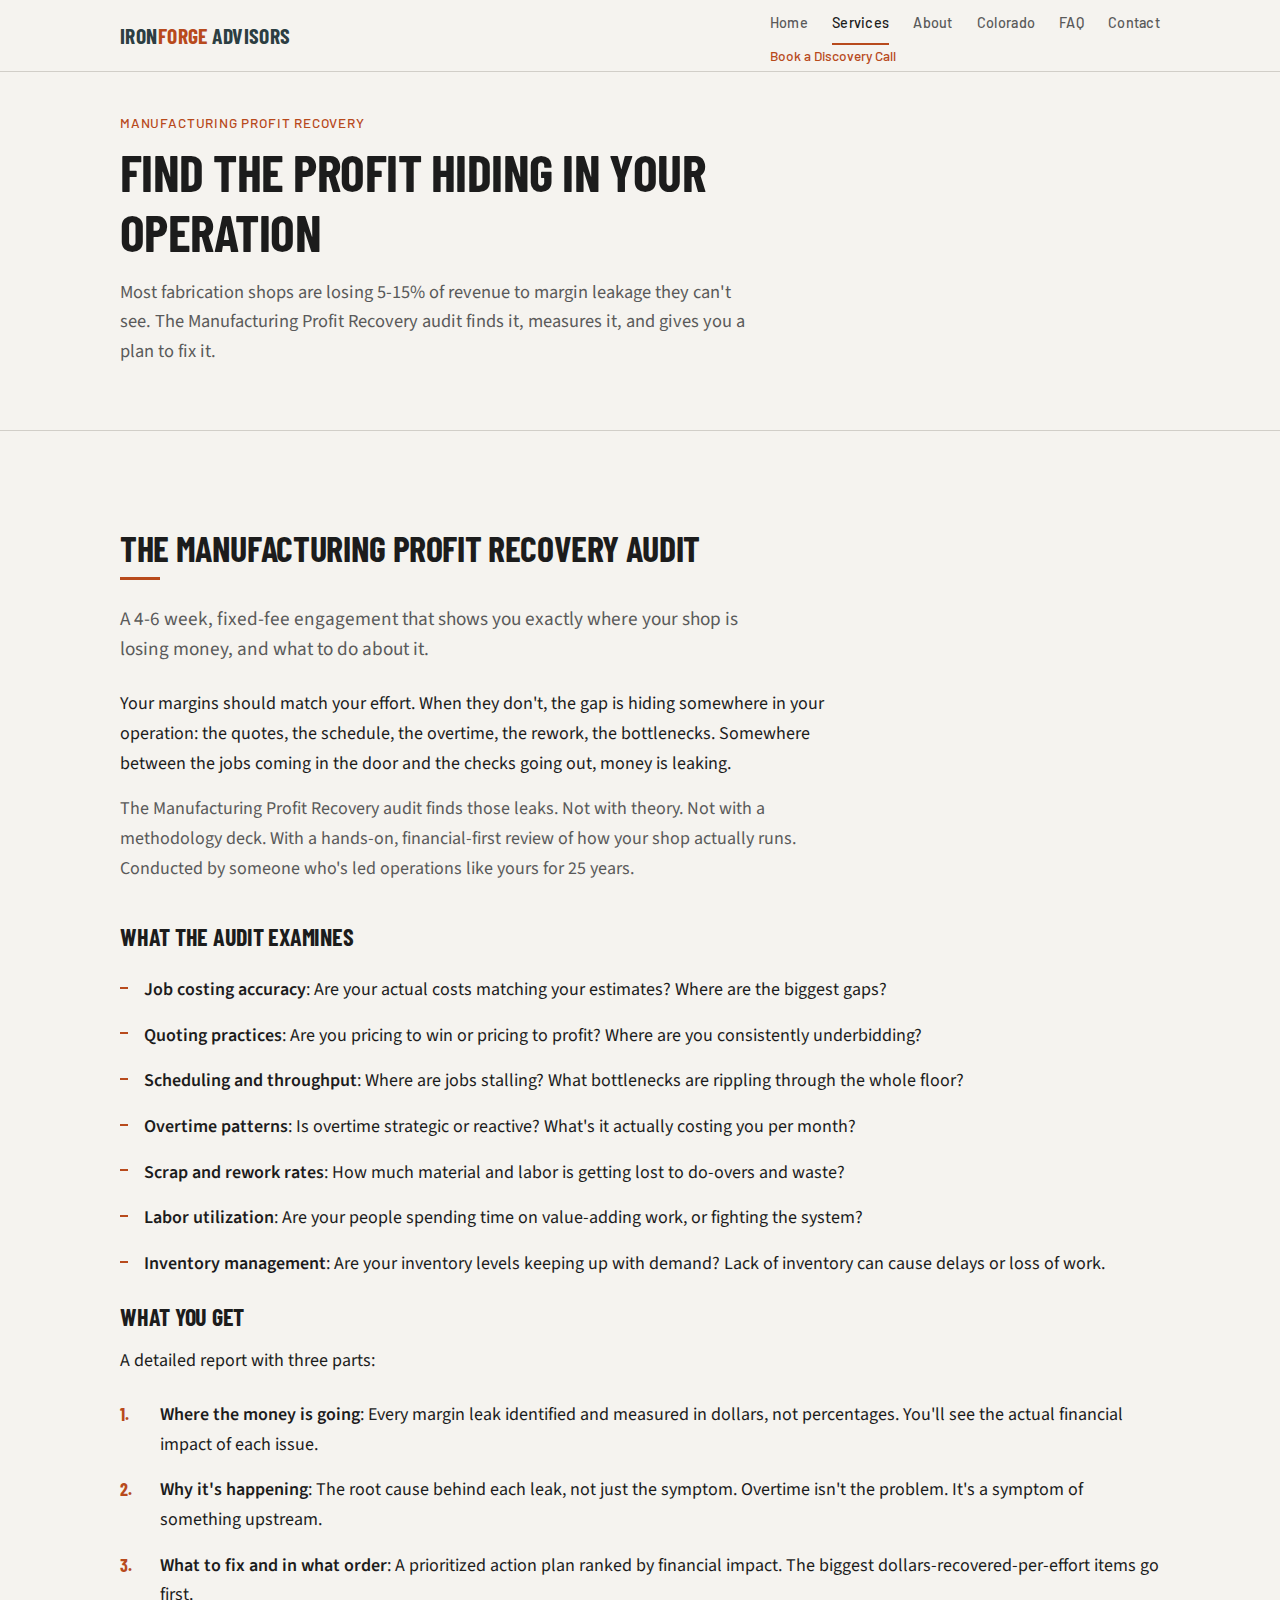
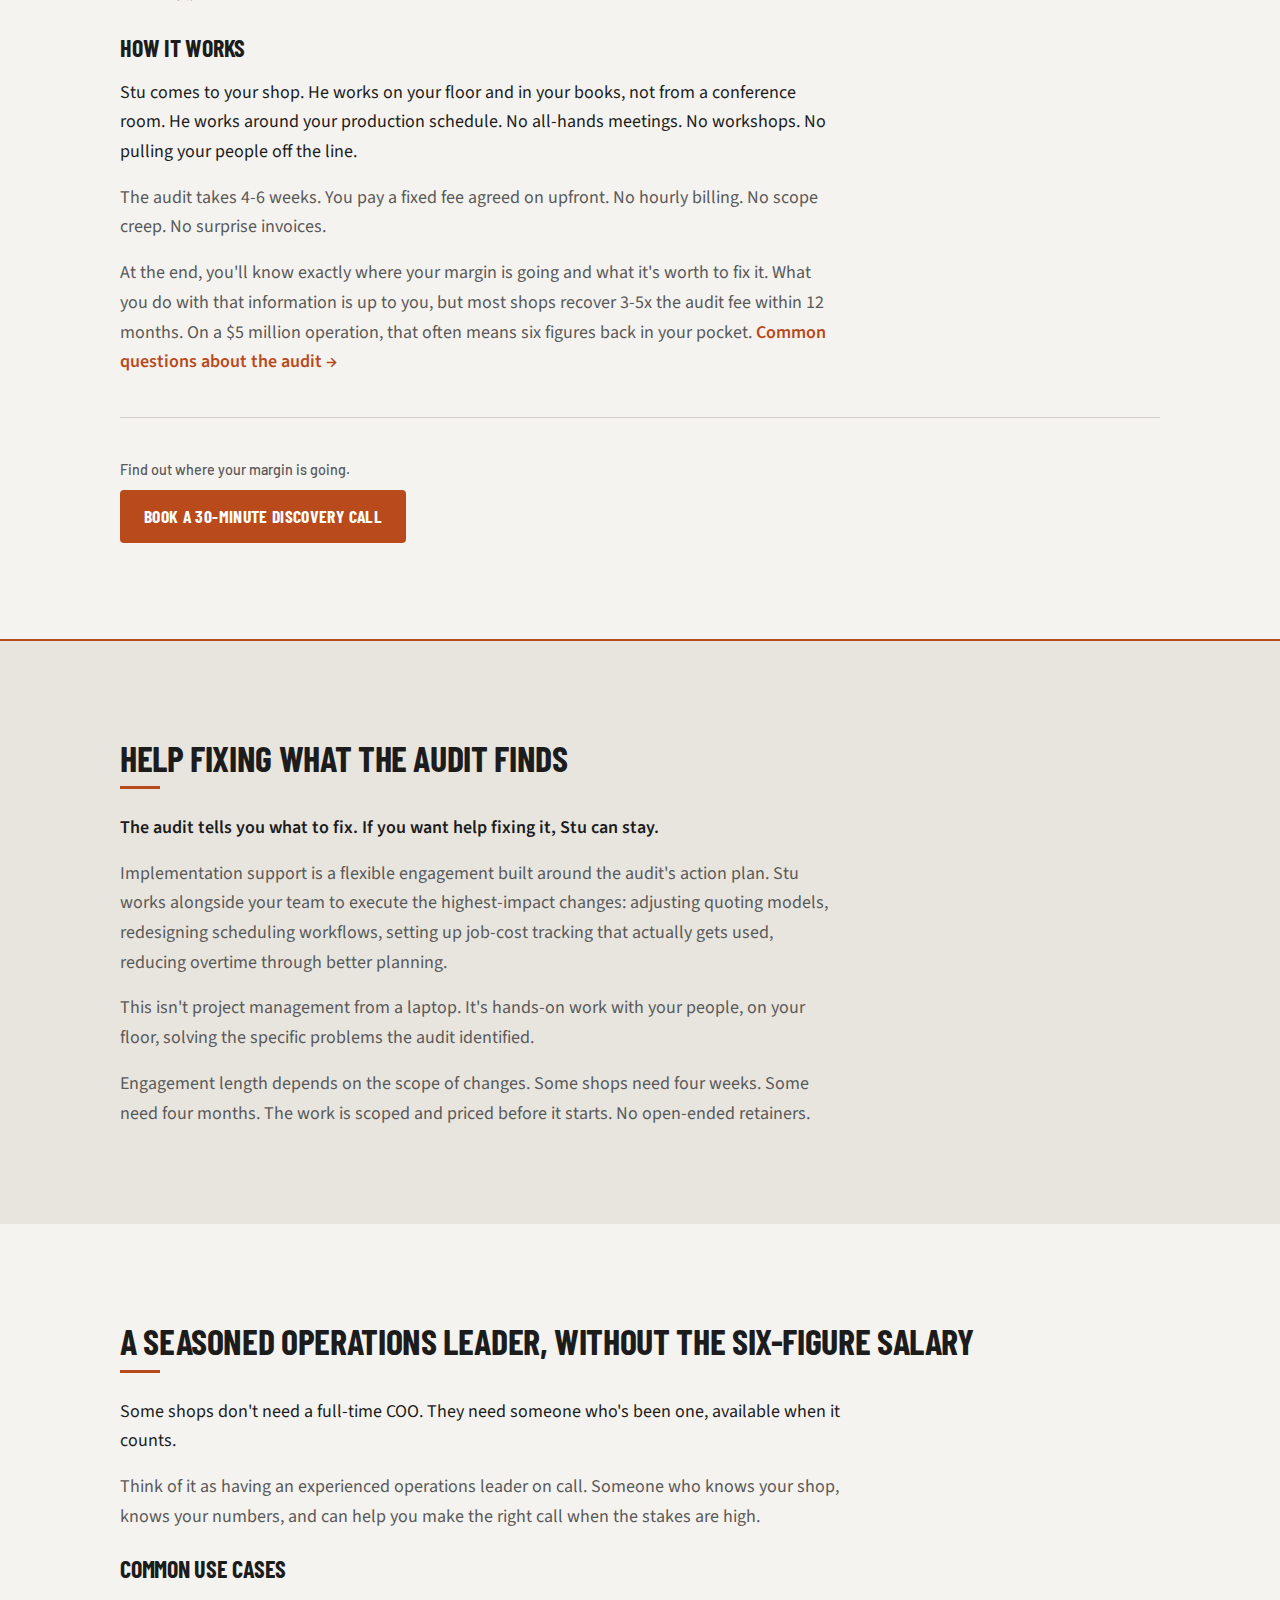
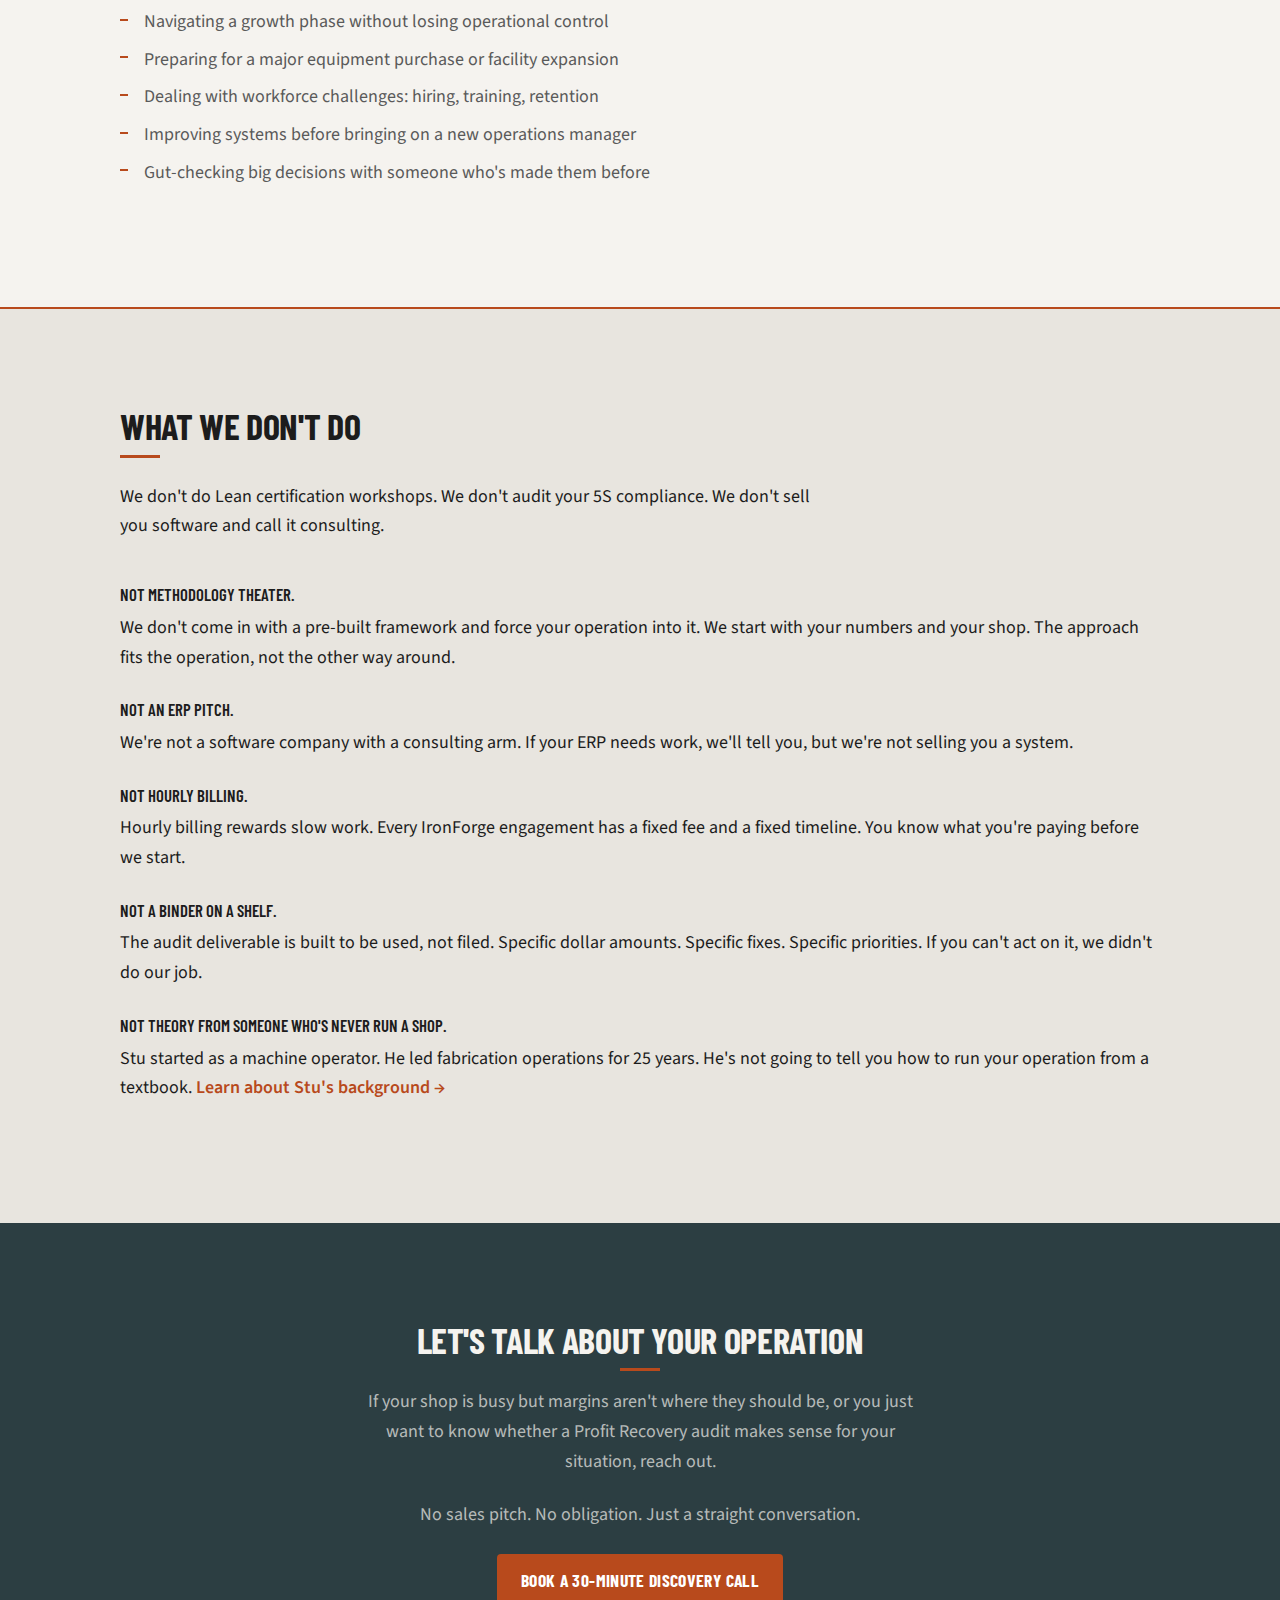
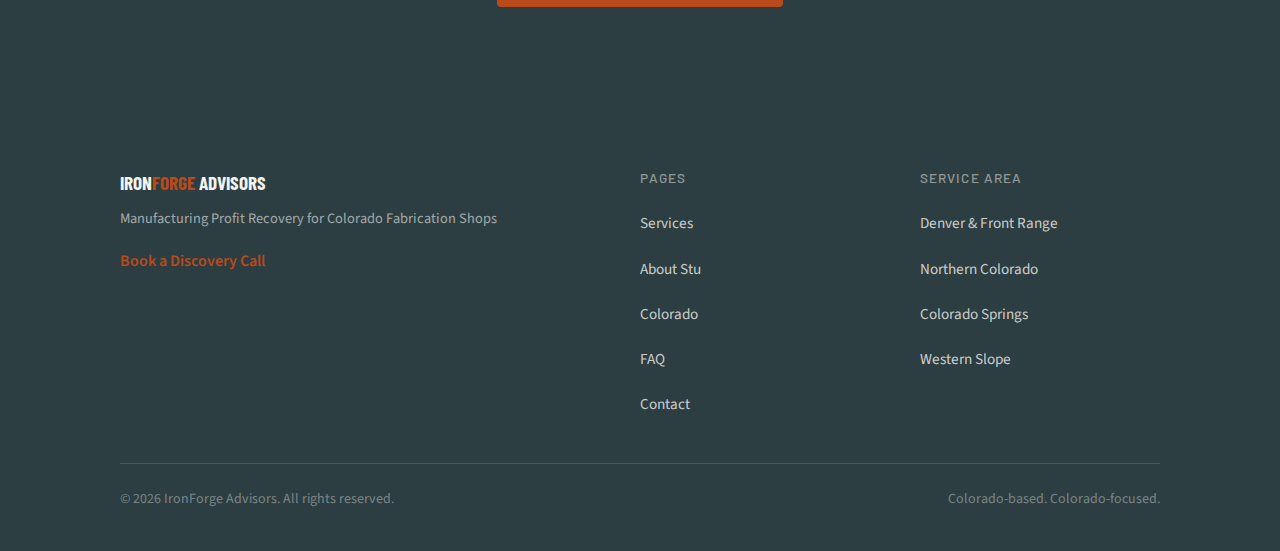
<file: services.html>
<!DOCTYPE html>
<html lang="en">
<head>
  <meta charset="UTF-8">
  <meta name="viewport" content="width=device-width, initial-scale=1.0">
  <title>Manufacturing Profit Recovery Audit | IronForge Advisors</title>
  <meta name="description" content="A 4-6 week, fixed-fee audit that shows you exactly where your Colorado fabrication shop is losing money, and what to do about it.">
  <link rel="canonical" href="https://ironforgeadvisors.com/services.html">
  <meta property="og:title" content="Services | Manufacturing Profit Recovery Audit | IronForge Advisors">
  <meta property="og:description" content="A 4-6 week, fixed-fee audit that shows you exactly where your fabrication shop is losing money, and what to do about it.">
  <meta property="og:type" content="website">
  <link rel="preconnect" href="https://fonts.googleapis.com">
  <link rel="preconnect" href="https://fonts.gstatic.com" crossorigin>
  <link href="https://fonts.googleapis.com/css2?family=Barlow:wght@500&family=Barlow+Condensed:wght@600;700&family=Source+Sans+3:wght@400;600&display=swap" rel="stylesheet">
  <link rel="stylesheet" href="css/style.css">
  <script type="application/ld+json">
  {
    "@context": "https://schema.org",
    "@type": "Service",
    "name": "Manufacturing Profit Recovery Audit",
    "provider": {
      "@type": "ProfessionalService",
      "name": "IronForge Advisors",
      "url": "https://ironforgeadvisors.com/"
    },
    "description": "A 4-6 week, fixed-fee engagement that identifies hidden margin leaks in fabrication operations and provides a prioritized action plan to recover lost profit.",
    "serviceType": "Manufacturing Consulting",
    "areaServed": {
      "@type": "State",
      "name": "Colorado"
    },
    "hasOfferCatalog": {
      "@type": "OfferCatalog",
      "name": "IronForge Advisory Services",
      "itemListElement": [
        {
          "@type": "Offer",
          "itemOffered": {
            "@type": "Service",
            "name": "Manufacturing Profit Recovery Audit",
            "description": "4-6 week fixed-fee audit of job costing, quoting, scheduling, overtime, scrap, and labor utilization."
          }
        },
        {
          "@type": "Offer",
          "itemOffered": {
            "@type": "Service",
            "name": "Implementation Support",
            "description": "Hands-on help executing the highest-impact changes identified by the audit."
          }
        },
        {
          "@type": "Offer",
          "itemOffered": {
            "@type": "Service",
            "name": "Fractional Operations Advisory",
            "description": "Ongoing access to a seasoned operations leader without a full-time hire."
          }
        }
      ]
    }
  }
  </script>
</head>
<body>
  <a href="#main" class="skip-link">Skip to content</a>

  <!-- Header -->
  <header class="header">
    <div class="container header__inner">
      <a href="index.html" class="header__logo">Iron<span>Forge</span> Advisors</a>
      <nav>
        <div class="nav__links">
          <a href="index.html" class="nav__link">Home</a>
                    <a href="services.html" class="nav__link">Services</a>
          <a href="about.html" class="nav__link">About</a>
          <a href="colorado.html" class="nav__link">Colorado</a>
          <a href="faq.html" class="nav__link">FAQ</a>
          <a href="contact.html" class="nav__link">Contact</a>
        </div>
        <a href="https://calendly.com/stu-ironforgeadvisors/30min" target="_blank" rel="noopener" class="nav__email">
          Book a Discovery Call
        </a>
      </nav>
      <button class="nav__toggle" aria-label="Menu" aria-expanded="false">
        <span></span><span></span><span></span>
      </button>
    </div>
  </header>

  <div class="nav__mobile">
    <a href="https://calendly.com/stu-ironforgeadvisors/30min" target="_blank" rel="noopener" class="nav__mobile-email">Book a Discovery Call</a>
    <a href="index.html" class="nav__mobile-link">Home</a>
                    <a href="services.html" class="nav__mobile-link">Services</a>
    <a href="about.html" class="nav__mobile-link">About</a>
    <a href="colorado.html" class="nav__mobile-link">Colorado</a>
    <a href="faq.html" class="nav__mobile-link">FAQ</a>
    <a href="contact.html" class="nav__mobile-link">Contact</a>
  </div>

  <main id="main">

    <!-- Page Hero -->
    <section class="page-hero">
      <div class="container">
        <p class="page-hero__prehead">Manufacturing Profit Recovery</p>
        <h1 class="page-hero__headline">Find the Profit Hiding in Your Operation</h1>
        <p class="page-hero__subhead">Most fabrication shops are losing 5-15% of revenue to margin leakage they can't see. The Manufacturing Profit Recovery audit finds it, measures it, and gives you a plan to fix it.</p>
      </div>
    </section>

    <!-- Core Offering -->
    <section class="section">
      <div class="container">
        <h2>The Manufacturing Profit Recovery Audit</h2>
        <p class="hero__deck" style="margin-bottom:var(--space-md)">A 4-6 week, fixed-fee engagement that shows you exactly where your shop is losing money, and what to do about it.</p>

        <div class="content-block" style="margin-bottom:var(--space-lg)">
          <p>Your margins should match your effort. When they don't, the gap is hiding somewhere in your operation: the quotes, the schedule, the overtime, the rework, the bottlenecks. Somewhere between the jobs coming in the door and the checks going out, money is leaking.</p>
          <p>The Manufacturing Profit Recovery audit finds those leaks. Not with theory. Not with a methodology deck. With a hands-on, financial-first review of how your shop actually runs. Conducted by someone who's led operations like yours for 25 years.</p>
        </div>

        <h3>What the Audit Examines</h3>
        <div class="examine-list">
          <div class="examine-list__item">
            <span class="examine-list__label">Job costing accuracy</span>: Are your actual costs matching your estimates? Where are the biggest gaps?
          </div>
          <div class="examine-list__item">
            <span class="examine-list__label">Quoting practices</span>: Are you pricing to win or pricing to profit? Where are you consistently underbidding?
          </div>
          <div class="examine-list__item">
            <span class="examine-list__label">Scheduling and throughput</span>: Where are jobs stalling? What bottlenecks are rippling through the whole floor?
          </div>
          <div class="examine-list__item">
            <span class="examine-list__label">Overtime patterns</span>: Is overtime strategic or reactive? What's it actually costing you per month?
          </div>
          <div class="examine-list__item">
            <span class="examine-list__label">Scrap and rework rates</span>: How much material and labor is getting lost to do-overs and waste?
          </div>
          <div class="examine-list__item">
            <span class="examine-list__label">Labor utilization</span>: Are your people spending time on value-adding work, or fighting the system?
          </div>
          <div class="examine-list__item">
            <span class="examine-list__label">Inventory management</span>: Are your inventory levels keeping up with demand? Lack of inventory can cause delays or loss of work.
          </div>
        </div>

        <h3>What You Get</h3>
        <p style="margin-bottom:var(--space-sm)">A detailed report with three parts:</p>
        <div class="deliverable-list">
          <div class="deliverable-list__item">
            <span class="deliverable-list__label">Where the money is going</span>: Every margin leak identified and measured in dollars, not percentages. You'll see the actual financial impact of each issue.
          </div>
          <div class="deliverable-list__item">
            <span class="deliverable-list__label">Why it's happening</span>: The root cause behind each leak, not just the symptom. Overtime isn't the problem. It's a symptom of something upstream.
          </div>
          <div class="deliverable-list__item">
            <span class="deliverable-list__label">What to fix and in what order</span>: A prioritized action plan ranked by financial impact. The biggest dollars-recovered-per-effort items go first.
          </div>
        </div>

        <h3>How It Works</h3>
        <div class="content-block">
          <p>Stu comes to your shop. He works on your floor and in your books, not from a conference room. He works around your production schedule. No all-hands meetings. No workshops. No pulling your people off the line.</p>
          <p>The audit takes 4-6 weeks. You pay a fixed fee agreed on upfront. No hourly billing. No scope creep. No surprise invoices.</p>
          <p>At the end, you'll know exactly where your margin is going and what it's worth to fix it. What you do with that information is up to you, but most shops recover 3-5x the audit fee within 12 months. On a $5 million operation, that often means six figures back in your pocket. <a href="faq.html" class="text-link">Common questions about the audit &rarr;</a></p>
        </div>

        <div class="cta-inline">
          <p class="cta-inline__label">Find out where your margin is going.</p>
          <a href="https://calendly.com/stu-ironforgeadvisors/30min" target="_blank" rel="noopener" class="email-cta">Book a 30-Minute Discovery Call</a>
        </div>
      </div>
    </section>

    <!-- Implementation Support -->
    <section class="section section--alt">
      <div class="container">
        <h2>Help Fixing What the Audit Finds</h2>
        <div class="content-block">
          <p><strong>The audit tells you what to fix. If you want help fixing it, Stu can stay.</strong></p>
          <p>Implementation support is a flexible engagement built around the audit's action plan. Stu works alongside your team to execute the highest-impact changes: adjusting quoting models, redesigning scheduling workflows, setting up job-cost tracking that actually gets used, reducing overtime through better planning.</p>
          <p>This isn't project management from a laptop. It's hands-on work with your people, on your floor, solving the specific problems the audit identified.</p>
          <p>Engagement length depends on the scope of changes. Some shops need four weeks. Some need four months. The work is scoped and priced before it starts. No open-ended retainers.</p>
        </div>
      </div>
    </section>

    <!-- Fractional Operations Advisory -->
    <section class="section">
      <div class="container">
        <h2>A Seasoned Operations Leader, Without the Six-Figure Salary</h2>
        <div class="content-block" style="margin-bottom:var(--space-md)">
          <p>Some shops don't need a full-time COO. They need someone who's been one, available when it counts.</p>
          <p>Think of it as having an experienced operations leader on call. Someone who knows your shop, knows your numbers, and can help you make the right call when the stakes are high.</p>
        </div>

        <h3>Common Use Cases</h3>
        <div class="use-cases">
          <div class="use-cases__item">Navigating a growth phase without losing operational control</div>
          <div class="use-cases__item">Preparing for a major equipment purchase or facility expansion</div>
          <div class="use-cases__item">Dealing with workforce challenges: hiring, training, retention</div>
          <div class="use-cases__item">Improving systems before bringing on a new operations manager</div>
          <div class="use-cases__item">Gut-checking big decisions with someone who's made them before</div>
        </div>
      </div>
    </section>

    <!-- What We Don't Do -->
    <section class="section section--alt">
      <div class="container">
        <h2>What We Don't Do</h2>
        <div class="content-block" style="margin-bottom:var(--space-lg)">
          <p>We don't do Lean certification workshops. We don't audit your 5S compliance. We don't sell you software and call it consulting.</p>
        </div>

        <div class="bold-lead">
          <strong>Not methodology theater.</strong>
          <p>We don't come in with a pre-built framework and force your operation into it. We start with your numbers and your shop. The approach fits the operation, not the other way around.</p>
        </div>

        <div class="bold-lead">
          <strong>Not an ERP pitch.</strong>
          <p>We're not a software company with a consulting arm. If your ERP needs work, we'll tell you, but we're not selling you a system.</p>
        </div>

        <div class="bold-lead">
          <strong>Not hourly billing.</strong>
          <p>Hourly billing rewards slow work. Every IronForge engagement has a fixed fee and a fixed timeline. You know what you're paying before we start.</p>
        </div>

        <div class="bold-lead">
          <strong>Not a binder on a shelf.</strong>
          <p>The audit deliverable is built to be used, not filed. Specific dollar amounts. Specific fixes. Specific priorities. If you can't act on it, we didn't do our job.</p>
        </div>

        <div class="bold-lead">
          <strong>Not theory from someone who's never run a shop.</strong>
          <p>Stu started as a machine operator. He led fabrication operations for 25 years. He's not going to tell you how to run your operation from a textbook. <a href="about.html" class="text-link">Learn about Stu's background &rarr;</a></p>
        </div>
      </div>
    </section>

    <!-- CTA -->
    <section class="section section--dark cta-section">
      <div class="container">
        <h2>Let's Talk About Your Operation</h2>
        <p>If your shop is busy but margins aren't where they should be, or you just want to know whether a Profit Recovery audit makes sense for your situation, reach out.</p>
        <p>No sales pitch. No obligation. Just a straight conversation.</p>
        <a href="https://calendly.com/stu-ironforgeadvisors/30min" target="_blank" rel="noopener" class="email-cta">Book a 30-Minute Discovery Call</a>
      </div>
    </section>

  </main>

  <!-- Footer -->
  <footer class="footer">
    <div class="container">
      <div class="footer__inner">
        <div>
          <div class="footer__brand">Iron<span>Forge</span> Advisors</div>
          <p class="footer__tagline">Manufacturing Profit Recovery for Colorado Fabrication Shops</p>
          <a href="https://calendly.com/stu-ironforgeadvisors/30min" target="_blank" rel="noopener" class="footer__email">Book a Discovery Call</a>
        </div>
        <div>
          <div class="footer__nav-title">Pages</div>
          <div class="footer__links">
            <a href="services.html" class="footer__link">Services</a>
            <a href="about.html" class="footer__link">About Stu</a>
            <a href="colorado.html" class="footer__link">Colorado</a>
            <a href="faq.html" class="footer__link">FAQ</a>
            <a href="contact.html" class="footer__link">Contact</a>
          </div>
        </div>
        <div>
          <div class="footer__nav-title">Service Area</div>
          <div class="footer__links">
            <span class="footer__link">Denver &amp; Front Range</span>
            <span class="footer__link">Northern Colorado</span>
            <span class="footer__link">Colorado Springs</span>
            <span class="footer__link">Western Slope</span>
          </div>
        </div>
      </div>
      <div class="footer__bottom">
        <span>&copy; 2026 IronForge Advisors. All rights reserved.</span>
        <span>Colorado-based. Colorado-focused.</span>
      </div>
    </div>
  </footer>

  <script src="js/main.js"></script>
</body>
</html>
</file>
<file: css/style.css>
/* ============================================
   IronForge Advisors — Shared Stylesheet
   Industrial Refined: credible, direct, substantial
   ============================================ */

/* --- Reset --- */
*, *::before, *::after { box-sizing: border-box; margin: 0; padding: 0; }
html { scroll-behavior: smooth; -webkit-text-size-adjust: 100%; }
body { min-height: 100vh; }
img { max-width: 100%; display: block; }
a { text-decoration: none; color: inherit; }
ul, ol { list-style: none; }
button { font: inherit; cursor: pointer; border: none; background: none; }

/* --- Tokens --- */
:root {
  /* Colors */
  --bg-primary: #F5F3EF;
  --bg-alt: #E8E5DF;
  --bg-dark: #2C3E42;
  --text-primary: #1C1C1C;
  --text-secondary: #5A5A5A;
  --text-light: #F5F3EF;
  --accent: #B84A1C;
  --accent-hover: #9A3D16;
  --accent-steel: #2C3E42;
  --accent-gold: #C8922A;
  --border: #D1CEC8;

  /* Typography */
  --font-headline: 'Barlow Condensed', sans-serif;
  --font-body: 'Source Sans 3', sans-serif;
  --font-nav: 'Barlow', sans-serif;

  /* Spacing */
  --space-xs: 0.5rem;
  --space-sm: 1rem;
  --space-md: 1.5rem;
  --space-lg: 2.5rem;
  --space-xl: 4rem;
  --space-2xl: 6rem;

  /* Layout */
  --container: 1120px;
  --radius: 4px;

  /* Header */
  --header-height: 72px;
}

/* --- Base --- */
body {
  font-family: var(--font-body);
  font-size: clamp(1rem, 0.95rem + 0.25vw, 1.125rem);
  font-weight: 400;
  line-height: 1.65;
  color: var(--text-primary);
  background-color: var(--bg-primary);
  -webkit-font-smoothing: antialiased;
}

/* --- Typography --- */
h1, h2, h3, h4 {
  font-family: var(--font-headline);
  font-weight: 700;
  line-height: 1.15;
  letter-spacing: -0.01em;
  color: var(--text-primary);
  text-transform: uppercase;
}

h1 { font-size: clamp(2rem, 1.5rem + 2.5vw, 3.25rem); }
h2 { font-size: clamp(1.5rem, 1.2rem + 1.5vw, 2.25rem); margin-bottom: var(--space-md); }
h2::after {
  content: '';
  display: block;
  width: 40px;
  height: 3px;
  background-color: var(--accent);
  margin-top: var(--space-xs);
}
h3 { font-size: clamp(1.2rem, 1.05rem + 0.75vw, 1.5rem); margin-bottom: var(--space-sm); }
h4 { font-size: 1.1rem; margin-bottom: var(--space-xs); }

p { margin-bottom: var(--space-sm); }
p:last-child { margin-bottom: 0; }

strong { font-weight: 600; }

/* --- Links --- */
.text-link {
  color: var(--accent);
  font-weight: 600;
  border-bottom: 2px solid transparent;
  transition: border-color 0.2s ease;
}
.text-link:hover { border-color: var(--accent); }

/* --- Layout --- */
.container {
  width: 100%;
  max-width: var(--container);
  margin: 0 auto;
  padding: 0 var(--space-md);
}

.section {
  padding: var(--space-xl) 0;
}

.section--alt {
  background-color: var(--bg-alt);
  border-top: 2px solid var(--accent);
}

.section--dark {
  background-color: var(--bg-dark);
  color: var(--text-light);
}
.section--dark h2,
.section--dark h3,
.section--dark h4 {
  color: var(--text-light);
}

/* --- Skip Link (a11y) --- */
.skip-link {
  position: absolute;
  top: -100%;
  left: var(--space-sm);
  background: var(--accent);
  color: #fff;
  padding: var(--space-xs) var(--space-sm);
  border-radius: var(--radius);
  font-family: var(--font-nav);
  font-weight: 500;
  z-index: 1000;
  transition: top 0.2s ease;
}
.skip-link:focus {
  top: var(--space-xs);
}

/* ============================================
   HEADER & NAV
   ============================================ */
.header {
  position: sticky;
  top: 0;
  z-index: 100;
  background-color: var(--bg-primary);
  border-bottom: 1px solid var(--border);
  height: var(--header-height);
  transition: box-shadow 0.2s ease;
}

.header--scrolled {
  box-shadow: 0 2px 8px rgba(0,0,0,0.08);
}

.header__inner {
  display: flex;
  align-items: center;
  justify-content: space-between;
  height: 100%;
}

.header__logo {
  font-family: var(--font-headline);
  font-size: 1.35rem;
  font-weight: 700;
  color: var(--accent-steel);
  text-transform: uppercase;
  letter-spacing: 0.02em;
  white-space: nowrap;
}
.header__logo span {
  color: var(--accent);
}

/* Desktop nav */
.nav__links {
  display: none;
  gap: var(--space-md);
  align-items: center;
}

.nav__link {
  font-family: var(--font-nav);
  font-size: 0.9rem;
  font-weight: 500;
  color: var(--text-secondary);
  letter-spacing: 0.02em;
  padding: var(--space-xs) 0;
  border-bottom: 2px solid transparent;
  transition: color 0.2s ease, border-color 0.2s ease;
}
.nav__link:hover,
.nav__link--active {
  color: var(--text-primary);
  border-color: var(--accent);
}

.nav__email {
  font-family: var(--font-nav);
  font-size: 0.85rem;
  font-weight: 500;
  color: var(--accent);
  display: none;
  align-items: center;
  gap: 0.35rem;
}
.nav__email:hover {
  color: var(--accent-hover);
}
.nav__email svg {
  width: 16px;
  height: 16px;
  flex-shrink: 0;
}

/* Mobile menu button */
.nav__toggle {
  display: flex;
  flex-direction: column;
  justify-content: center;
  align-items: center;
  gap: 5px;
  padding: 8px;
  min-width: 44px;
  min-height: 44px;
}
.nav__toggle span {
  display: block;
  width: 24px;
  height: 2px;
  background-color: var(--text-primary);
  transition: transform 0.2s ease, opacity 0.2s ease;
}
.nav__toggle--open span:nth-child(1) {
  transform: translateY(7px) rotate(45deg);
}
.nav__toggle--open span:nth-child(2) {
  opacity: 0;
}
.nav__toggle--open span:nth-child(3) {
  transform: translateY(-7px) rotate(-45deg);
}

/* Mobile menu panel */
.nav__mobile {
  display: none;
  position: fixed;
  top: var(--header-height);
  left: 0;
  right: 0;
  bottom: 0;
  background-color: var(--bg-primary);
  padding: var(--space-lg) var(--space-md);
  z-index: 99;
  overflow-y: auto;
}
.nav__mobile--open {
  display: flex;
  flex-direction: column;
  gap: var(--space-md);
}
.nav__mobile .nav__mobile-email {
  font-family: var(--font-nav);
  font-size: 1rem;
  font-weight: 600;
  color: var(--accent);
  padding-bottom: var(--space-md);
  border-bottom: 1px solid var(--border);
}
.nav__mobile .nav__mobile-link {
  font-family: var(--font-headline);
  font-size: 1.5rem;
  font-weight: 600;
  color: var(--text-primary);
  text-transform: uppercase;
}
.nav__mobile .nav__mobile-link:hover {
  color: var(--accent);
}

/* ============================================
   HERO
   ============================================ */
.hero {
  padding: var(--space-xl) 0 var(--space-2xl);
  background-color: var(--bg-dark);
  color: var(--text-light);
}

.hero__prehead {
  font-family: var(--font-nav);
  font-size: 0.9rem;
  font-weight: 500;
  color: var(--accent);
  text-transform: uppercase;
  letter-spacing: 0.06em;
  margin-bottom: var(--space-sm);
}

.hero__headline {
  max-width: 780px;
  margin-bottom: var(--space-md);
  color: var(--text-light);
}

.hero__deck {
  font-size: clamp(1.05rem, 1rem + 0.25vw, 1.2rem);
  color: var(--text-secondary);
  max-width: 640px;
  line-height: 1.6;
}

/* Dark hero overrides */
.hero .hero__deck {
  color: rgba(245,243,239,0.65);
}

/* Page hero (inner pages) */
.page-hero {
  padding: var(--space-lg) 0 var(--space-xl);
  border-bottom: 1px solid var(--border);
}

.page-hero__prehead {
  font-family: var(--font-nav);
  font-size: 0.85rem;
  font-weight: 500;
  color: var(--accent);
  text-transform: uppercase;
  letter-spacing: 0.06em;
  margin-bottom: var(--space-xs);
}

.page-hero__headline {
  max-width: 700px;
  margin-bottom: var(--space-sm);
}

.page-hero__subhead {
  font-size: clamp(1rem, 0.95rem + 0.25vw, 1.15rem);
  color: var(--text-secondary);
  max-width: 640px;
  line-height: 1.6;
}

/* ============================================
   CONTENT SECTIONS
   ============================================ */

/* Lead text (homepage) */
.lead {
  font-size: clamp(1.05rem, 1rem + 0.25vw, 1.2rem);
  color: var(--text-secondary);
  max-width: 680px;
  border-left: 3px solid var(--accent);
  padding-left: var(--space-md);
}
.lead strong,
.lead b {
  color: var(--text-primary);
}
.lead__opener {
  font-family: var(--font-headline);
  font-size: clamp(1.3rem, 1.1rem + 1vw, 1.75rem);
  font-weight: 700;
  color: var(--text-primary);
  text-transform: uppercase;
  display: block;
  margin-bottom: var(--space-sm);
}

/* Problem list */
.problem-list {
  display: flex;
  flex-direction: column;
  gap: var(--space-sm);
  margin-bottom: var(--space-lg);
}
.problem-list__item {
  padding: var(--space-sm) var(--space-md);
  line-height: 1.55;
  background-color: var(--bg-primary);
  border-left: 3px solid var(--accent);
  border-radius: var(--radius);
}

/* Steps */
.steps {
  display: flex;
  flex-direction: column;
  gap: var(--space-lg);
  margin: var(--space-lg) 0;
}
.step {
  padding: var(--space-md);
  background-color: var(--bg-alt);
  border-top: 3px solid var(--accent);
  border-radius: var(--radius);
}
.step__number {
  font-family: var(--font-headline);
  font-size: 1.5rem;
  font-weight: 700;
  color: var(--accent);
  margin-bottom: var(--space-xs);
}
.step__title {
  font-family: var(--font-headline);
  font-size: 1.15rem;
  font-weight: 700;
  text-transform: uppercase;
  margin-bottom: var(--space-xs);
}
.step__text {
  color: var(--text-secondary);
}

/* Not-list (what this is NOT) */
.not-list {
  display: flex;
  flex-direction: column;
  gap: var(--space-xs);
  margin: var(--space-md) 0;
  background-color: var(--bg-alt);
  padding: var(--space-md);
  border-radius: var(--radius);
}
.not-list__item {
  padding-left: var(--space-md);
  position: relative;
  color: var(--text-secondary);
}
.not-list__item::before {
  content: '\2715';
  position: absolute;
  left: 0;
  color: var(--accent);
  font-weight: 700;
  font-size: 0.85em;
}

/* Proof points */
.proof-points {
  display: grid;
  grid-template-columns: repeat(2, 1fr);
  gap: var(--space-md);
  margin: var(--space-lg) 0;
}
.proof-point {
  background-color: var(--bg-primary);
  border-top: 3px solid var(--accent);
  border-radius: var(--radius);
  padding: var(--space-md);
}
.proof-point__number {
  font-family: var(--font-headline);
  font-weight: 700;
  color: var(--accent);
  font-size: clamp(1.5rem, 1.2rem + 1.5vw, 2.25rem);
  line-height: 1;
  margin-bottom: var(--space-xs);
  display: block;
}
.proof-point__text {
  color: var(--text-secondary);
  font-size: 0.9rem;
  display: block;
}

/* Content block (about, approach details) */
.content-block {
  max-width: 720px;
}
.content-block p {
  color: var(--text-secondary);
}
.content-block p:first-child,
.content-block p strong {
  color: var(--text-primary);
}

/* Bold-lead paragraphs (services "What this is NOT") */
.bold-lead {
  margin-bottom: var(--space-md);
}
.bold-lead strong {
  display: block;
  font-family: var(--font-headline);
  font-size: 1.05rem;
  text-transform: uppercase;
  color: var(--text-primary);
  margin-bottom: 0.25rem;
}

/* Audit examines list */
.examine-list {
  display: flex;
  flex-direction: column;
  gap: var(--space-sm);
  margin: var(--space-md) 0;
}
.examine-list__item {
  padding-left: var(--space-md);
  position: relative;
}
.examine-list__item::before {
  content: '';
  position: absolute;
  left: 0;
  top: 0.65em;
  width: 8px;
  height: 2px;
  background-color: var(--accent);
}
.examine-list__label {
  font-weight: 600;
  color: var(--text-primary);
}

/* Deliverable list (numbered) */
.deliverable-list {
  counter-reset: deliverable;
  display: flex;
  flex-direction: column;
  gap: var(--space-sm);
  margin: var(--space-md) 0;
}
.deliverable-list__item {
  counter-increment: deliverable;
  padding-left: var(--space-lg);
  position: relative;
}
.deliverable-list__item::before {
  content: counter(deliverable) '.';
  position: absolute;
  left: 0;
  font-family: var(--font-headline);
  font-weight: 700;
  color: var(--accent);
}
.deliverable-list__label {
  font-weight: 600;
  color: var(--text-primary);
}

/* Use cases list */
.use-cases {
  display: flex;
  flex-direction: column;
  gap: var(--space-xs);
  margin: var(--space-md) 0;
}
.use-cases__item {
  padding-left: var(--space-md);
  position: relative;
  color: var(--text-secondary);
}
.use-cases__item::before {
  content: '';
  position: absolute;
  left: 0;
  top: 0.65em;
  width: 8px;
  height: 2px;
  background-color: var(--accent);
}

/* Experience timeline */
.experience-list {
  display: flex;
  flex-direction: column;
  gap: var(--space-sm);
}
.experience-list__item {
  display: flex;
  gap: var(--space-sm);
  align-items: baseline;
}
.experience-list__years {
  font-family: var(--font-headline);
  font-weight: 700;
  color: var(--accent);
  font-size: 1.1rem;
  flex-shrink: 0;
  min-width: 90px;
}
.experience-list__desc {
  color: var(--text-secondary);
}

/* Approach cards */
.approach-grid {
  display: grid;
  grid-template-columns: 1fr;
  gap: var(--space-md);
  margin: var(--space-md) 0;
}
.approach-card {
  padding: var(--space-md);
  background-color: var(--bg-alt);
  border-left: 3px solid var(--accent);
  border-radius: var(--radius);
}
.approach-card__title {
  font-family: var(--font-headline);
  font-size: 1rem;
  font-weight: 700;
  text-transform: uppercase;
  color: var(--text-primary);
  margin-bottom: var(--space-xs);
}
.approach-card__text {
  color: var(--text-secondary);
  font-size: 0.95rem;
}

/* Photo placeholder */
.photo-placeholder {
  width: 100%;
  max-width: 360px;
  aspect-ratio: 3/4;
  background-color: var(--bg-alt);
  border: 2px dashed var(--border);
  border-radius: var(--radius);
  display: flex;
  align-items: center;
  justify-content: center;
  color: var(--text-secondary);
  font-family: var(--font-nav);
  font-size: 0.85rem;
  text-align: center;
  padding: var(--space-md);
  margin-bottom: var(--space-lg);
}

/* Stu photo */
.stu-photo {
  width: 100%;
  max-width: 360px;
  border-radius: var(--radius);
  margin-bottom: var(--space-lg);
  border: 1px solid var(--border);
}

/* Colorado regions */
.regions {
  display: grid;
  grid-template-columns: 1fr;
  gap: var(--space-lg);
  margin: var(--space-md) 0;
}
.region__title {
  font-family: var(--font-headline);
  font-size: 1.15rem;
  font-weight: 700;
  text-transform: uppercase;
  color: var(--accent);
  margin-bottom: var(--space-xs);
}
.region__cities {
  font-weight: 600;
  color: var(--text-primary);
  margin-bottom: 0.35rem;
}
.region__desc {
  color: var(--text-secondary);
}

/* Colorado stats grid */
.stats-grid {
  display: grid;
  grid-template-columns: 1fr 1fr;
  gap: var(--space-md);
  margin: var(--space-md) 0;
}
.stat__number {
  font-family: var(--font-headline);
  font-size: clamp(1.5rem, 1.2rem + 1.5vw, 2.25rem);
  font-weight: 700;
  color: var(--accent);
  line-height: 1;
}
.stat__label {
  font-size: 0.9rem;
  color: var(--text-secondary);
  margin-top: 0.25rem;
}

/* Challenges list */
.challenges {
  display: flex;
  flex-direction: column;
  gap: var(--space-md);
  margin: var(--space-md) 0;
}
.challenge {
  padding-left: var(--space-md);
  border-left: 3px solid var(--accent);
}
.challenge__title {
  font-weight: 600;
  color: var(--text-primary);
  margin-bottom: 0.25rem;
}
.challenge__text {
  color: var(--text-secondary);
}

/* Profile columns (Colorado "who we serve") */
.profile-columns {
  display: grid;
  grid-template-columns: 1fr;
  gap: var(--space-lg);
  margin: var(--space-md) 0;
}
.profile-column__title {
  font-family: var(--font-headline);
  font-size: 1rem;
  font-weight: 700;
  text-transform: uppercase;
  color: var(--accent);
  margin-bottom: var(--space-xs);
}
.profile-column__list {
  display: flex;
  flex-direction: column;
  gap: 0.35rem;
}
.profile-column__item {
  color: var(--text-secondary);
  padding-left: var(--space-sm);
  position: relative;
}
.profile-column__item::before {
  content: '';
  position: absolute;
  left: 0;
  top: 0.65em;
  width: 6px;
  height: 2px;
  background-color: var(--accent);
}

/* ============================================
   FAQ ACCORDION
   ============================================ */
.faq-category {
  margin-bottom: var(--space-lg);
}
.faq-category__title {
  font-family: var(--font-headline);
  font-size: 1.15rem;
  font-weight: 700;
  text-transform: uppercase;
  color: var(--accent);
  margin-bottom: var(--space-md);
  padding-bottom: var(--space-xs);
  border-bottom: 2px solid var(--border);
}

.faq-item {
  border-bottom: 1px solid var(--border);
}
.faq-item__question {
  width: 100%;
  display: flex;
  justify-content: space-between;
  align-items: center;
  padding: var(--space-md) 0;
  font-family: var(--font-body);
  font-size: 1rem;
  font-weight: 600;
  color: var(--text-primary);
  text-align: left;
  gap: var(--space-sm);
}
.faq-item__question:hover {
  color: var(--accent);
}
.faq-item__icon {
  flex-shrink: 0;
  width: 20px;
  height: 20px;
  position: relative;
}
.faq-item__icon::before,
.faq-item__icon::after {
  content: '';
  position: absolute;
  background-color: currentColor;
  transition: transform 0.2s ease;
}
.faq-item__icon::before {
  width: 20px;
  height: 2px;
  top: 50%;
  left: 0;
  transform: translateY(-50%);
}
.faq-item__icon::after {
  width: 2px;
  height: 20px;
  left: 50%;
  top: 0;
  transform: translateX(-50%);
}
.faq-item--open .faq-item__icon::after {
  transform: translateX(-50%) rotate(90deg);
}
.faq-item__answer {
  max-height: 0;
  overflow: hidden;
  transition: max-height 0.3s ease, padding 0.3s ease;
}
.faq-item--open .faq-item__answer {
  max-height: 500px;
  padding-bottom: var(--space-md);
}
.faq-item__answer p {
  color: var(--text-secondary);
  line-height: 1.6;
}

/* ============================================
   CONTACT
   ============================================ */
.contact-email {
  display: inline-block;
  font-family: var(--font-headline);
  font-size: clamp(1.3rem, 1rem + 1.5vw, 2rem);
  font-weight: 700;
  color: var(--accent);
  border-bottom: 3px solid var(--accent);
  padding-bottom: 0.15em;
  transition: color 0.2s ease, border-color 0.2s ease;
  text-transform: none;
}
.contact-email:hover {
  color: var(--accent-hover);
  border-color: var(--accent-hover);
}

.contact-steps {
  counter-reset: contact-step;
  display: flex;
  flex-direction: column;
  gap: var(--space-lg);
  margin: var(--space-lg) 0;
}
.contact-step {
  counter-increment: contact-step;
  padding-left: var(--space-lg);
  position: relative;
}
.contact-step::before {
  content: counter(contact-step) '.';
  position: absolute;
  left: 0;
  font-family: var(--font-headline);
  font-weight: 700;
  color: var(--accent);
  font-size: 1.1rem;
}
.contact-step__title {
  font-weight: 600;
  color: var(--text-primary);
  margin-bottom: 0.25rem;
}
.contact-step__text {
  color: var(--text-secondary);
}

/* ============================================
   CTA SECTIONS
   ============================================ */
.cta-section {
  text-align: center;
  padding: var(--space-2xl) 0;
}
.cta-section h2 {
  margin-bottom: var(--space-sm);
}
.cta-section h2::after {
  margin-left: auto;
  margin-right: auto;
}
.section--dark.cta-section p {
  color: rgba(245,243,239,0.7);
}
.cta-section p {
  color: var(--text-secondary);
  max-width: 560px;
  margin: 0 auto var(--space-md);
}

.cta-inline {
  margin-top: var(--space-lg);
  padding-top: var(--space-lg);
  border-top: 1px solid var(--border);
}
.cta-inline__label {
  font-family: var(--font-nav);
  font-size: 0.9rem;
  font-weight: 500;
  color: var(--text-secondary);
  margin-bottom: var(--space-xs);
}

/* Email CTA button-style */
.email-cta {
  display: inline-flex;
  align-items: center;
  gap: 0.5rem;
  font-family: var(--font-headline);
  font-size: 1.1rem;
  font-weight: 700;
  color: #fff;
  background-color: var(--accent);
  padding: 0.75rem 1.5rem;
  border-radius: var(--radius);
  text-transform: uppercase;
  letter-spacing: 0.02em;
  transition: background-color 0.2s ease;
}
.email-cta:hover {
  background-color: var(--accent-hover);
}

/* Text-style email link */
.email-link {
  color: var(--accent);
  font-weight: 600;
  border-bottom: 2px solid var(--accent);
  padding-bottom: 0.1em;
  transition: color 0.2s ease;
}
.email-link:hover {
  color: var(--accent-hover);
}

/* Tagline */
.tagline {
  font-family: var(--font-headline);
  font-weight: 700;
  font-size: clamp(1rem, 0.9rem + 0.5vw, 1.25rem);
  text-transform: uppercase;
  color: var(--text-primary);
}

/* ============================================
   FOOTER
   ============================================ */
.footer {
  background-color: var(--bg-dark);
  color: var(--text-light);
  padding: var(--space-xl) 0 var(--space-lg);
}

.footer__inner {
  display: grid;
  grid-template-columns: 1fr;
  gap: var(--space-lg);
}

.footer__brand {
  font-family: var(--font-headline);
  font-size: 1.2rem;
  font-weight: 700;
  text-transform: uppercase;
  margin-bottom: var(--space-xs);
}
.footer__brand span {
  color: var(--accent);
}
.footer__tagline {
  font-size: 0.9rem;
  color: rgba(245,243,239,0.6);
  margin-bottom: var(--space-sm);
}

.footer__email {
  color: var(--accent);
  font-weight: 600;
  font-size: 1rem;
}
.footer__email:hover {
  color: #fff;
}

.footer__nav-title {
  font-family: var(--font-nav);
  font-size: 0.85rem;
  font-weight: 500;
  text-transform: uppercase;
  letter-spacing: 0.08em;
  color: rgba(245,243,239,0.5);
  margin-bottom: var(--space-sm);
}
.footer__links {
  display: flex;
  flex-direction: column;
  gap: var(--space-xs);
}
.footer__link {
  font-size: 0.95rem;
  color: rgba(245,243,239,0.8);
  transition: color 0.2s ease;
  padding: 6px 0;
}
.footer__link:hover {
  color: #fff;
}

.footer__bottom {
  margin-top: var(--space-lg);
  padding-top: var(--space-md);
  border-top: 1px solid rgba(245,243,239,0.15);
  display: flex;
  flex-wrap: wrap;
  justify-content: space-between;
  gap: var(--space-sm);
  font-size: 0.875rem;
  color: rgba(245,243,239,0.4);
}

/* ============================================
   COLORADO FOCUS (homepage mini-section)
   ============================================ */
.colorado-focus {
  max-width: 560px;
}
.colorado-focus p {
  font-size: 1.05rem;
  margin-bottom: var(--space-xs);
}
.colorado-focus .specs {
  font-family: var(--font-nav);
  font-weight: 500;
  color: var(--text-secondary);
  font-size: 0.95rem;
  margin: var(--space-sm) 0;
}

/* ============================================
   RESPONSIVE
   ============================================ */

/* Tablet (768px) */
@media (min-width: 768px) {
  .nav__links { display: flex; }
  .nav__email { display: flex; }
  .nav__toggle { display: none; }

  .approach-grid {
    grid-template-columns: 1fr 1fr;
  }

  .regions {
    grid-template-columns: 1fr 1fr;
  }

  .profile-columns {
    grid-template-columns: 1fr 1fr 1fr;
  }

  .footer__inner {
    grid-template-columns: 2fr 1fr 1fr;
  }

  .about-intro {
    display: grid;
    grid-template-columns: 280px 1fr;
    gap: var(--space-lg);
    align-items: start;
  }
  .about-intro .photo-placeholder,
  .about-intro .stu-photo {
    margin-bottom: 0;
  }
}

/* Desktop (1024px) */
@media (min-width: 1024px) {
  .hero {
    padding: var(--space-2xl) 0;
  }

  .section {
    padding: var(--space-2xl) 0;
  }

  .steps {
    display: grid;
    grid-template-columns: 1fr 1fr 1fr;
    gap: var(--space-lg);
  }

  .proof-points {
    grid-template-columns: repeat(4, 1fr);
  }
}

/* Wide (1280px) */
@media (min-width: 1280px) {
  .container {
    padding: 0 var(--space-lg);
  }
}

/* Reduced motion */
@media (prefers-reduced-motion: reduce) {
  *, *::before, *::after {
    transition-duration: 0.01ms !important;
    animation-duration: 0.01ms !important;
  }
  html { scroll-behavior: auto; }
}
</file>
